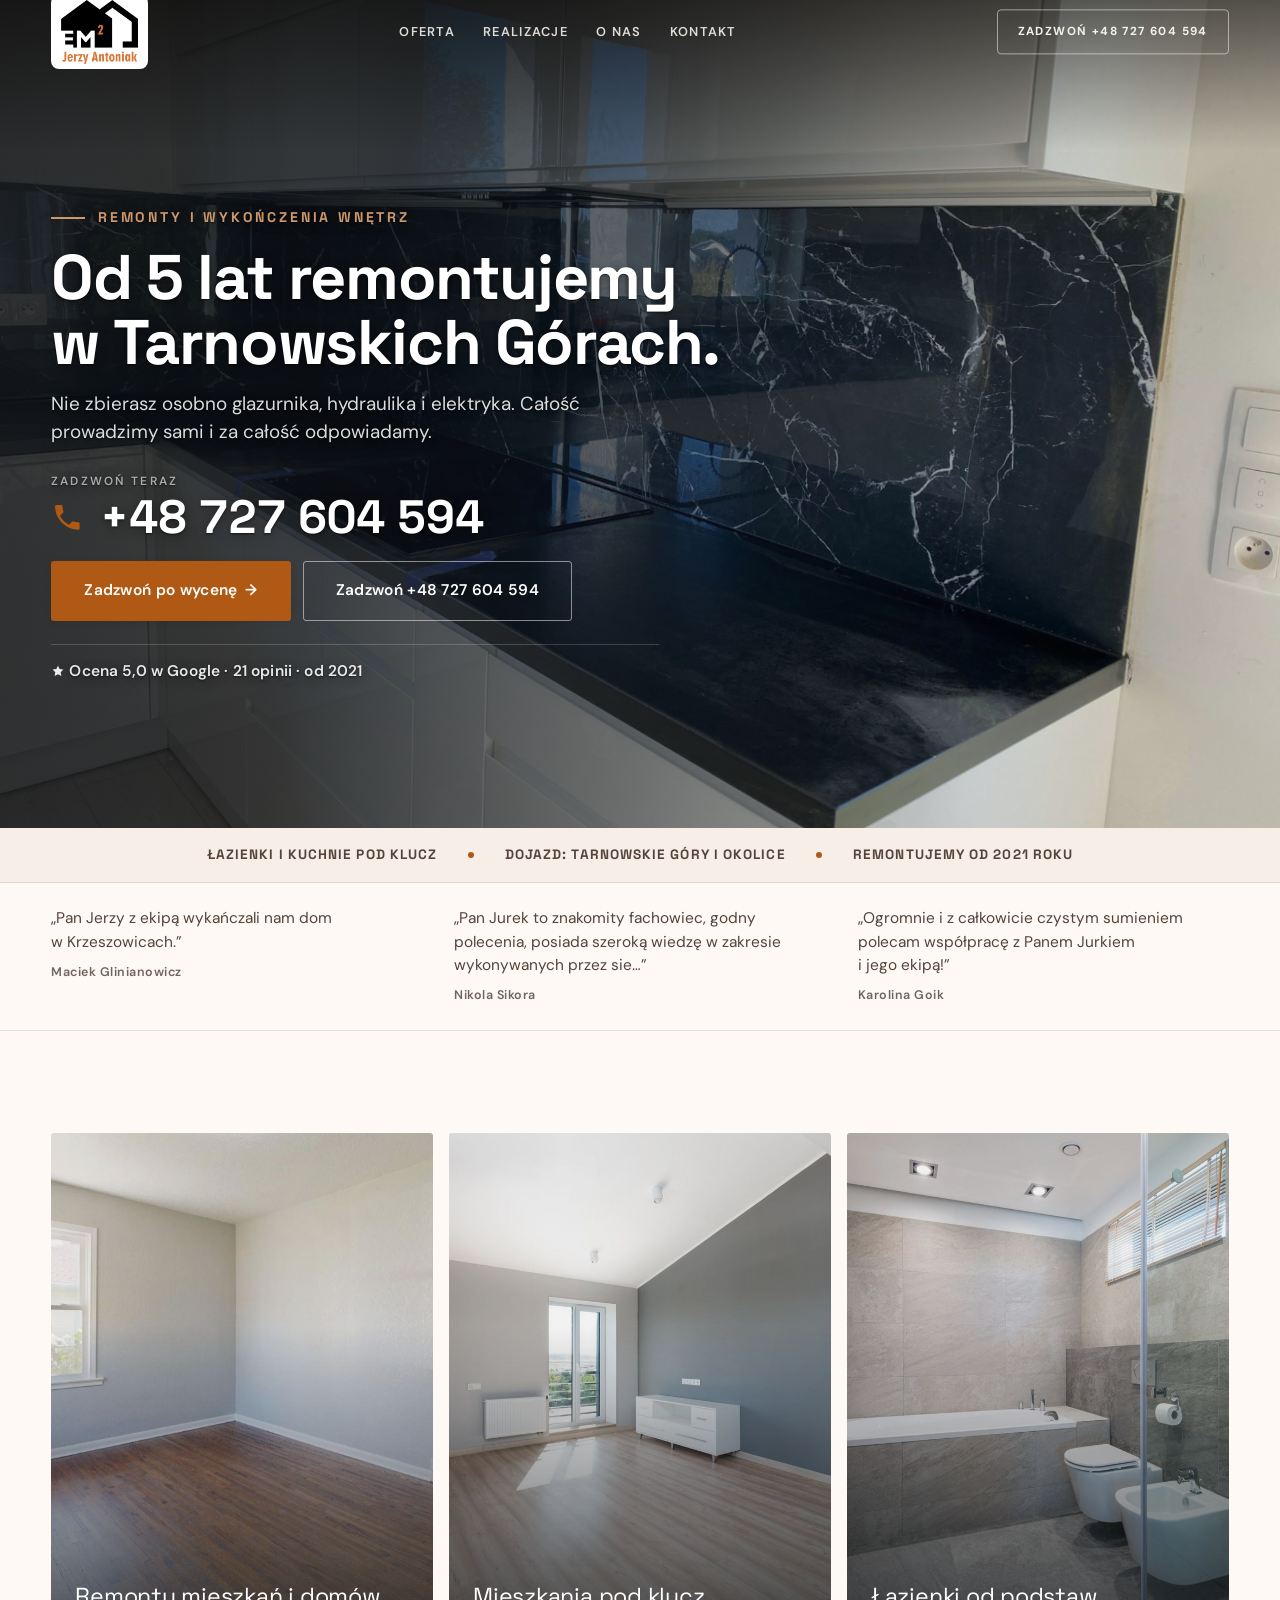
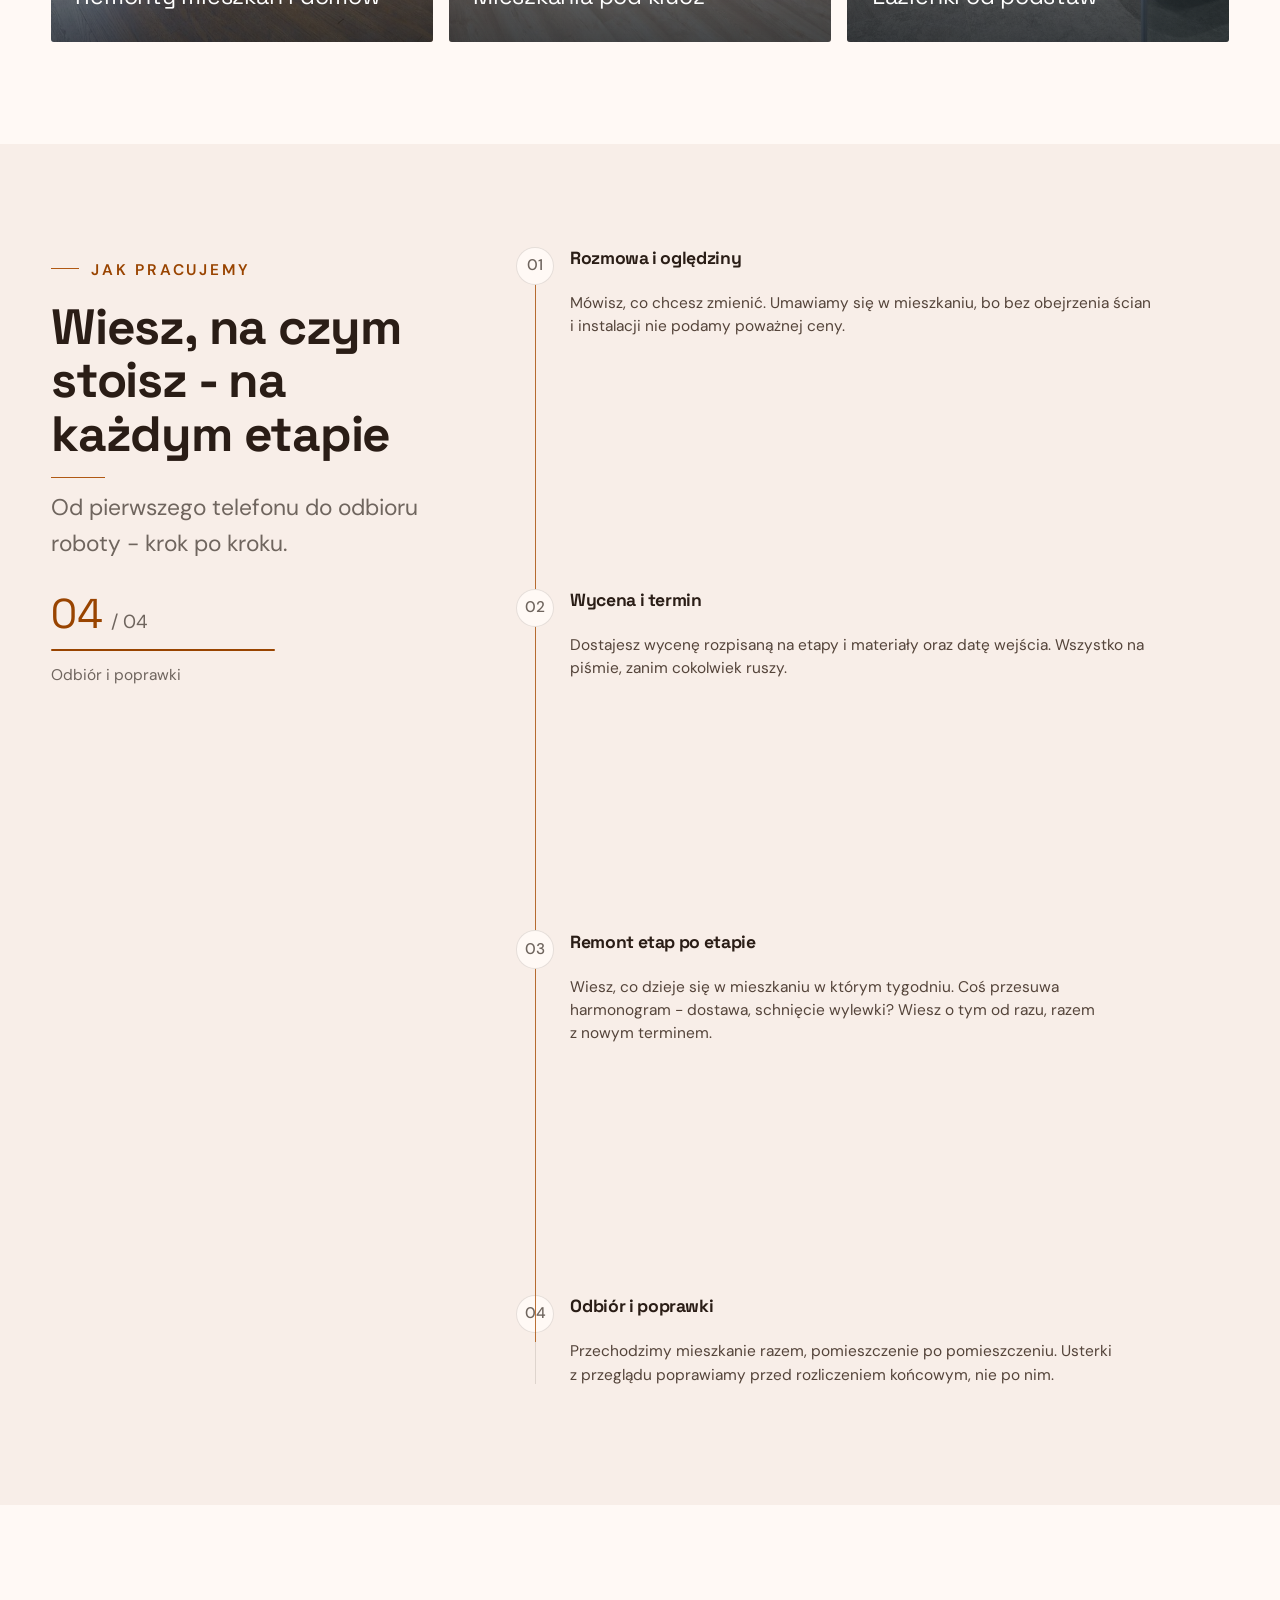
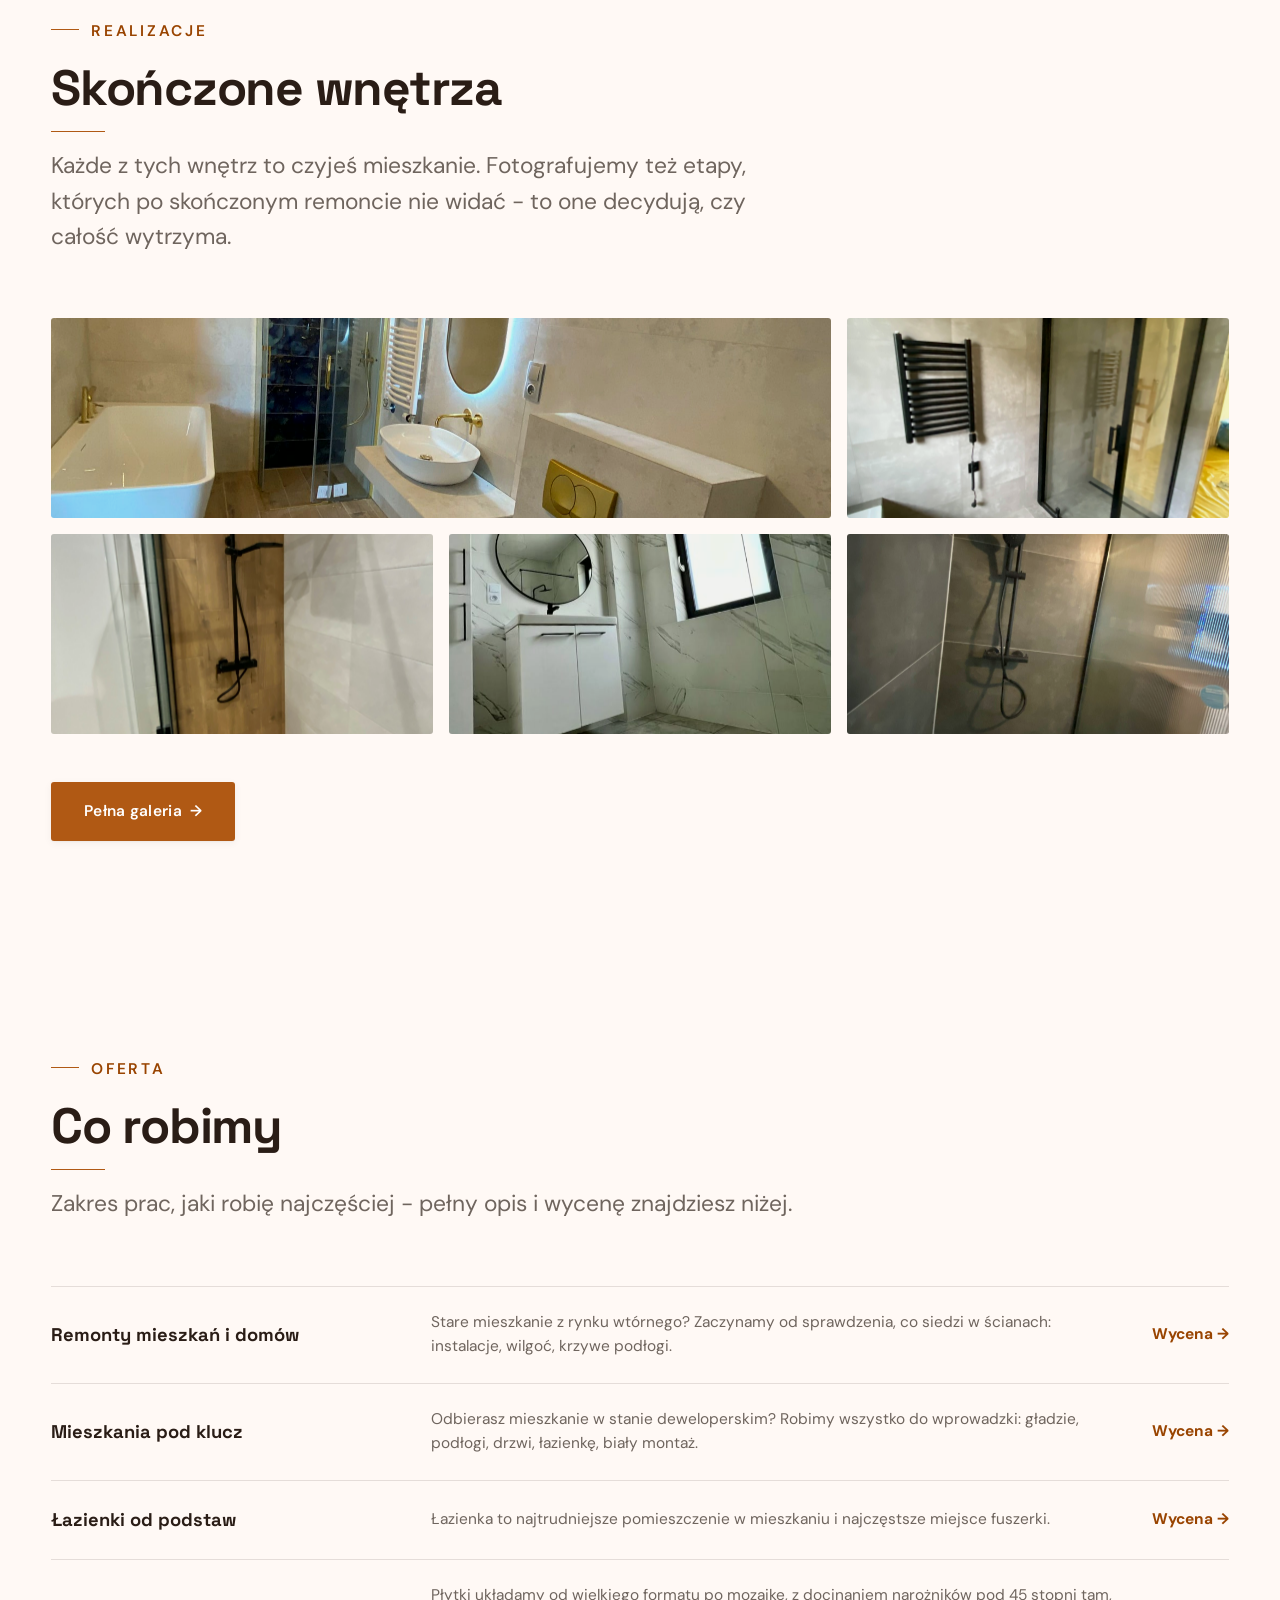
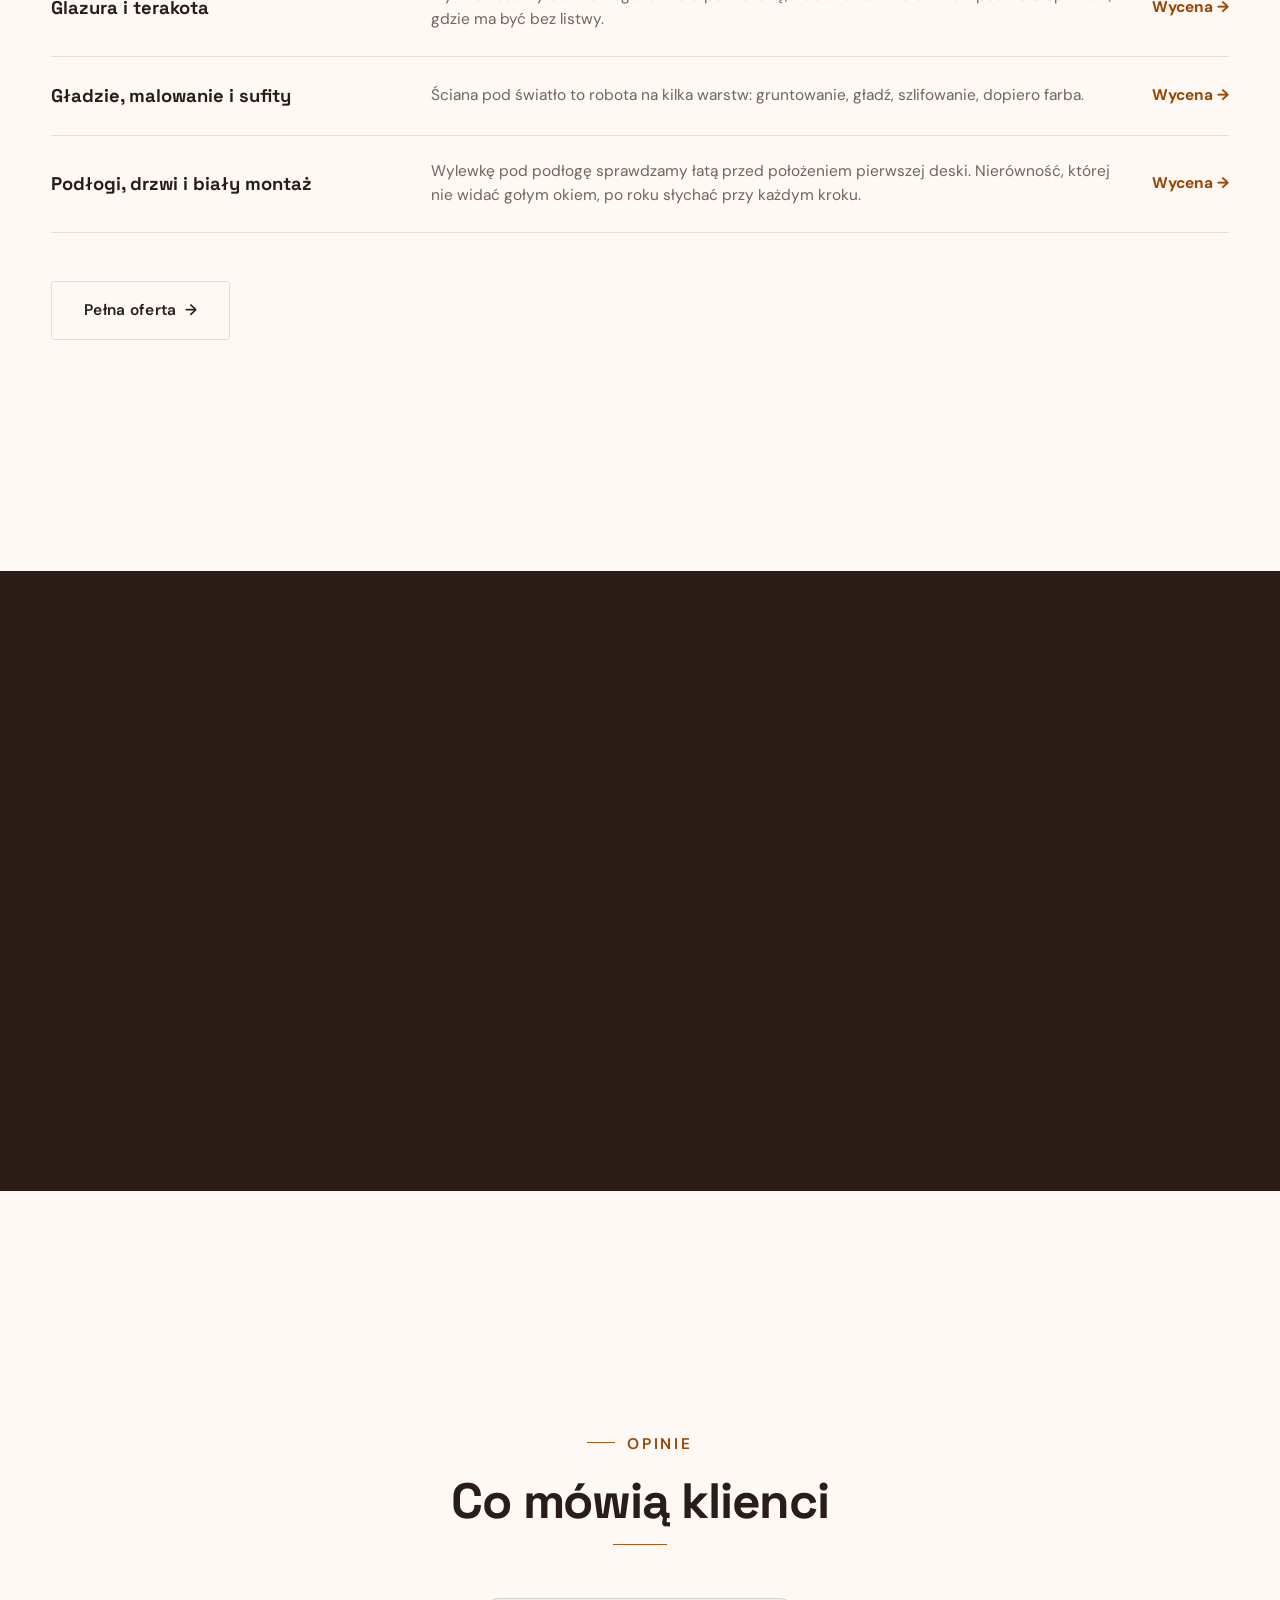
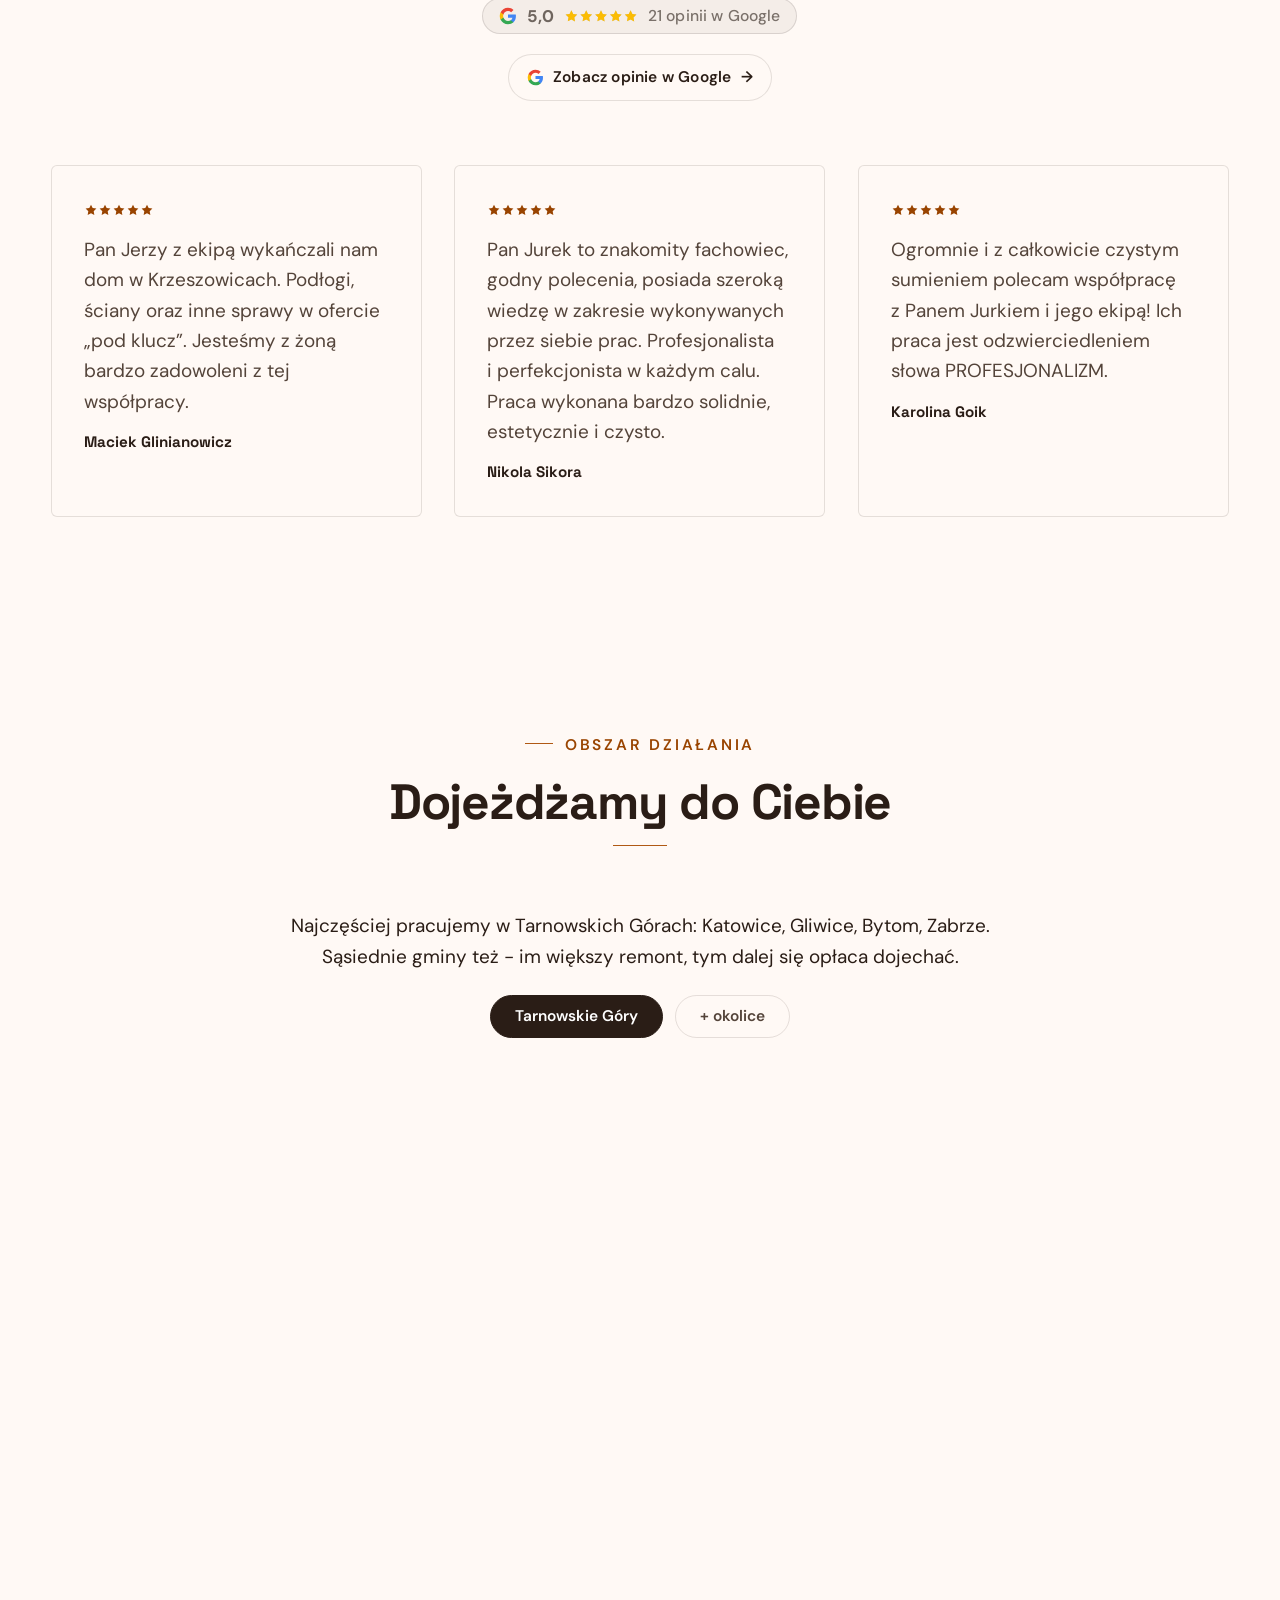
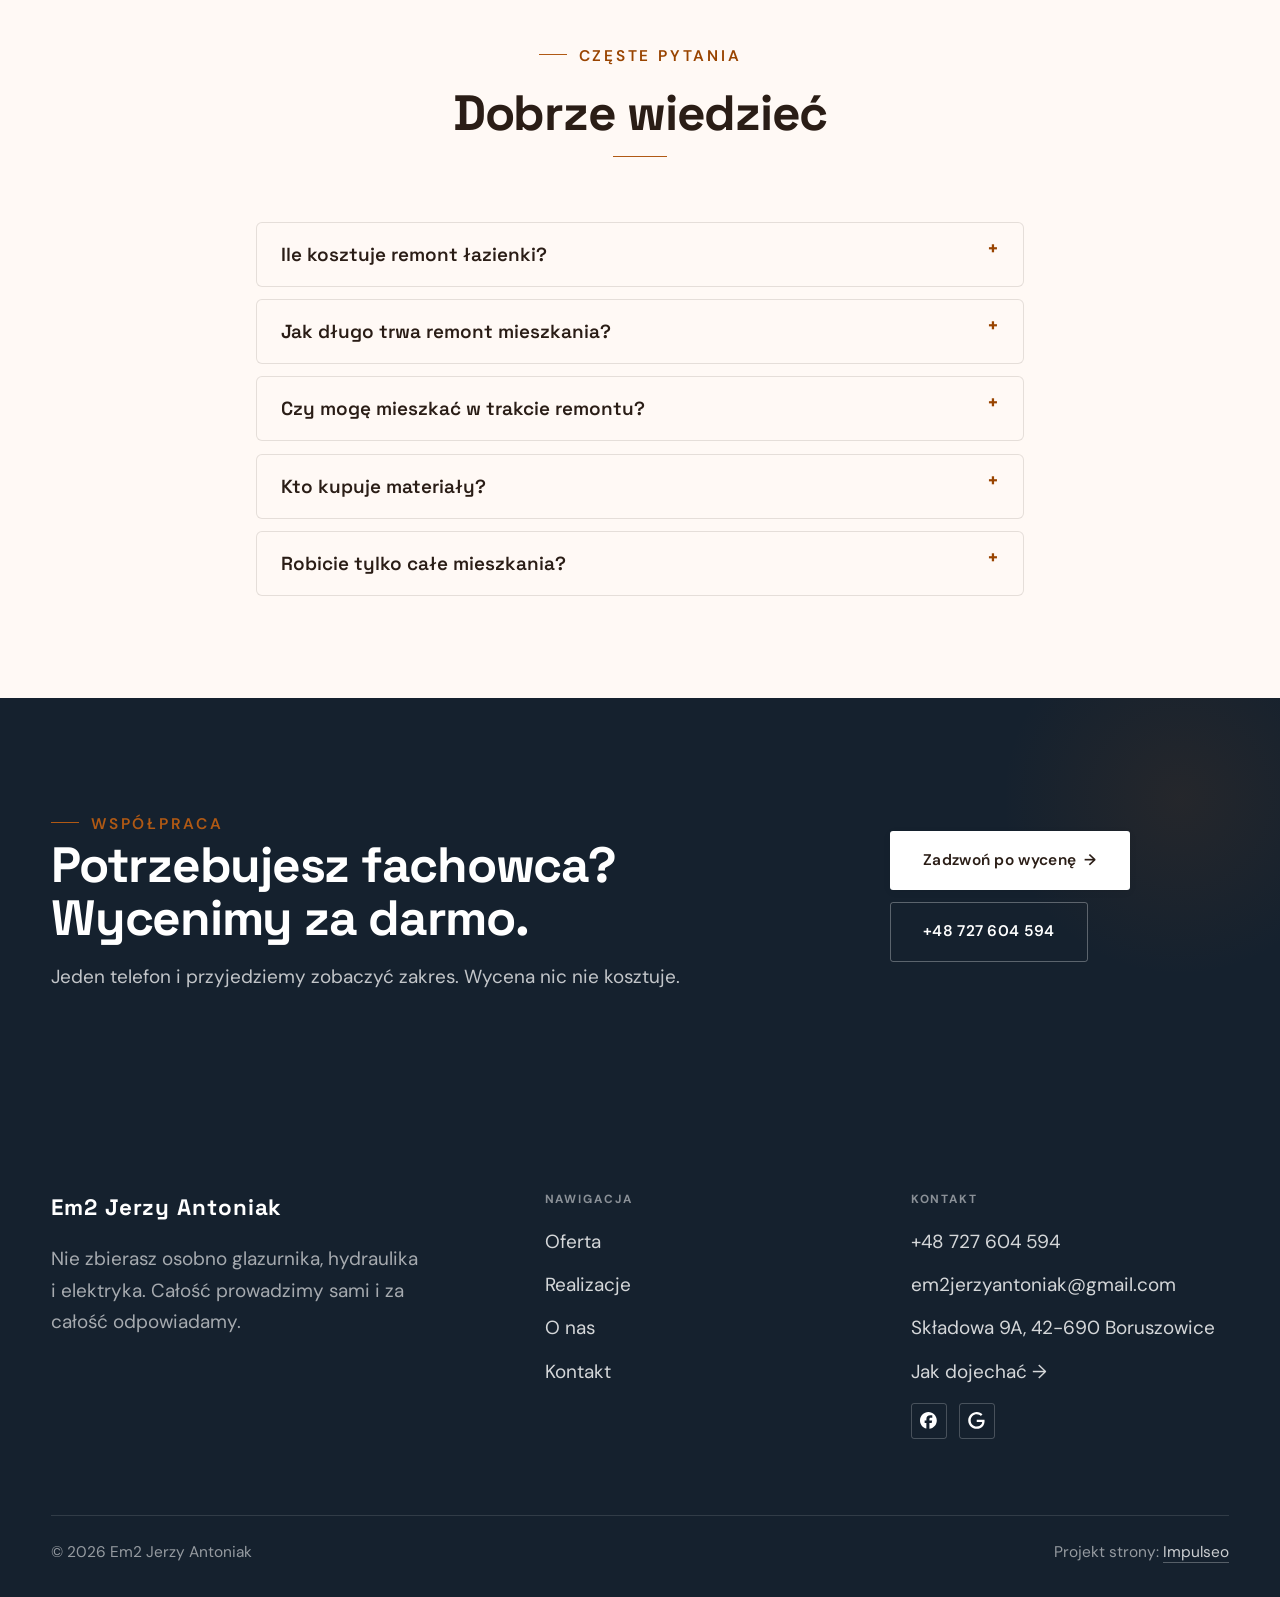
<file: index.html>
<!DOCTYPE html>
<html lang="pl">
<head>
<meta charset="UTF-8">
<meta name="viewport" content="width=device-width, initial-scale=1.0">
<title>Em2 Jerzy Antoniak - remonty mieszkań i łazienek</title>
<meta name="description" content="Remonty mieszkań w Tarnowskich Górach: łazienki od podstaw, glazura i terakota, wykończenia pod klucz. Wycena i termin przed robotą. Zadzwoń: +48 727 604 594.">
<link rel="canonical" href="https://kris20032.github.io/em2-jerzy-antoniak/">
<meta name="robots" content="noindex, nofollow">
<meta property="og:type" content="website">
<meta property="og:locale" content="pl_PL">
<meta property="og:site_name" content="Em2 Jerzy Antoniak">
<meta property="og:title" content="Em2 Jerzy Antoniak - remonty mieszkań i łazienek">
<meta property="og:description" content="Remonty mieszkań w Tarnowskich Górach: łazienki od podstaw, glazura i terakota, wykończenia pod klucz. Wycena i termin przed robotą. Zadzwoń: +48 727 604 594.">
<meta property="og:url" content="https://kris20032.github.io/em2-jerzy-antoniak/">
<meta property="og:image" content="https://kris20032.github.io/em2-jerzy-antoniak/img/og.jpg">
<meta property="og:image:width" content="1200">
<meta property="og:image:height" content="630">
<meta name="twitter:card" content="summary_large_image">
<script type="application/ld+json">{"@context": "https://schema.org", "@type": "LocalBusiness", "name": "Em2 Jerzy Antoniak", "url": "https://kris20032.github.io/em2-jerzy-antoniak/", "telephone": "+48727604594", "image": "https://kris20032.github.io/em2-jerzy-antoniak/img/og.jpg", "areaServed": "Tarnowskie Góry", "sameAs": ["https://www.facebook.com/em2jerzyantoniak/", "https://www.google.com/maps?cid=13578690592887744601"]}</script>
<link rel="preconnect" href="https://fonts.googleapis.com">
<link rel="preconnect" href="https://fonts.gstatic.com" crossorigin>
<link href="https://fonts.googleapis.com/css2?family=Space+Grotesk:wght@500;600;700&family=DM+Sans:opsz,wght@9..40,400;9..40,500;9..40,600&display=swap" rel="stylesheet">
<link rel="stylesheet" href="assets/styles.css?v=f6cd0b90">
</head>
<body>

<header class="nav">
  <div class="wrap nav-inner">
    <a class="brand brand-has-logo" href="index.html"><img class="brand-logo" src="img/logo.png" alt="Em2 Jerzy Antoniak" width="521" height="433" decoding="async"></a>
    <nav class="nav-links">
      <a href="oferta.html">Oferta</a>
      <a href="realizacje.html">Realizacje</a>
      <a href="o-nas.html">O nas</a>
      <a href="kontakt.html">Kontakt</a>
      <a href="tel:+48727604594" class="btn btn-accent">Zadzwoń +48 727 604 594</a>
    </nav>
    <button class="nav-toggle" aria-label="Menu"><span></span><span></span><span></span></button>
  </div>
</header>

<main>
<section class="hero-fach">
  <img class="hf-photo" src="img/hero.jpg" fetchpriority="high" data-rotate="img/g5.jpg|img/g16.jpg" alt="Em2 Jerzy Antoniak" width="1880" height="1255">
  <div class="hf-panel">
    <div class="hf-inner">
      <span class="hf-kicker">Remonty i wykończenia wnętrz</span>
      <h1 class="hf-title">Od 5 lat remontujemy w Tarnowskich Górach. <em></em></h1>
      <p class="hf-lead">Nie zbierasz osobno glazurnika, hydraulika i elektryka. Całość prowadzimy sami i za całość odpowiadamy.</p>
      <a class="hf-phone" href="tel:+48727604594"><span class="hf-phone-lab">Zadzwoń teraz</span><span class="hf-phone-num"><svg class="ico-tel" width="16" height="16" viewBox="0 0 24 24" fill="none" aria-hidden="true"><path d="M6.6 10.8a15.5 15.5 0 0 0 6.6 6.6l2.2-2.2a1 1 0 0 1 1-.24 11.4 11.4 0 0 0 3.6.58 1 1 0 0 1 1 1V20a1 1 0 0 1-1 1A17 17 0 0 1 3 4a1 1 0 0 1 1-1h3.5a1 1 0 0 1 1 1c0 1.25.2 2.46.58 3.6a1 1 0 0 1-.25 1l-2.23 2.2Z" fill="currentColor"/></svg> +48 727 604 594</span></a>
      <div class="hf-actions">
        <a href="kontakt.html" class="btn btn-accent">Zadzwoń po wycenę <span class="arr">→</span></a>
        <a href="tel:+48727604594" class="btn btn-ghost hf-ghost">Zadzwoń +48 727 604 594</a>
      </div>
      <div class="hf-trust"><svg class="ico-star" width="14" height="14" viewBox="0 0 24 24" style="vertical-align:-2px" aria-hidden="true"><path d="M12 2.8l2.85 5.8 6.4.93-4.63 4.5 1.1 6.37L12 17.4l-5.72 3 1.1-6.37-4.63-4.5 6.4-.93L12 2.8Z" fill="currentColor"/></svg> Ocena 5,0 w Google · 21 opinii · od 2021</div>
    </div>
  </div>
</section>
<section class="fach-promise">
  <div class="wrap">
    <ul class="fp-row reveal"><li>Łazienki i kuchnie pod klucz</li><li>Dojazd: Tarnowskie Góry i okolice</li><li>Remontujemy od 2021 roku</li></ul>
  </div>
</section>
<section class="opinie-mini" aria-label="Opinie klientów">
  <div class="wrap">
    <div class="om-row">
      <div class="om-item reveal"><blockquote>„Pan Jerzy z ekipą wykańczali nam dom w Krzeszowicach.”</blockquote><span class="om-autor">Maciek Glinianowicz</span></div>
      <div class="om-item reveal"><blockquote>„Pan Jurek to znakomity fachowiec, godny polecenia, posiada szeroką wiedzę w zakresie wykonywanych przez sie…”</blockquote><span class="om-autor">Nikola Sikora</span></div>
      <div class="om-item reveal"><blockquote>„Ogromnie i z całkowicie czystym sumieniem polecam współpracę z Panem Jurkiem i jego ekipą!”</blockquote><span class="om-autor">Karolina Goik</span></div>
    </div>
  </div>
</section>
<section class="gateways-band">
  <div class="wrap">
    <div class="gateways">
      <a href="oferta.html" class="gateway reveal"><img src="img/g12.jpg" alt="Remonty mieszkań i domów" loading="lazy" width="1600" height="900" decoding="async"><span class="g-ttl">Remonty mieszkań i domów</span></a>
      <a href="oferta.html" class="gateway reveal"><img src="img/g14.jpg" alt="Mieszkania pod klucz" loading="lazy" width="1600" height="1068" decoding="async"><span class="g-ttl">Mieszkania pod klucz</span></a>
      <a href="oferta.html" class="gateway reveal"><img src="img/g13.jpg" alt="Łazienki od podstaw" loading="lazy" width="1600" height="1068" decoding="async"><span class="g-ttl">Łazienki od podstaw</span></a>
    </div>
  </div>
</section>
<section class="proces proces-os fachowcy">
  <div class="wrap proc-grid">
    <div class="proc-side">
      <div class="head reveal">
        <span class="eyebrow">Jak pracujemy</span>
        <h2>Wiesz, na czym stoisz - na każdym etapie</h2>
        <p>Od pierwszego telefonu do odbioru roboty - krok po kroku.</p>
      </div>
      <div class="proc-count" aria-hidden="true"><span class="pc-cur">01</span><span class="pc-all">/ 04</span></div>
      <div class="proc-bar" aria-hidden="true"><i></i></div>
      <p class="proc-now" aria-hidden="true">Rozmowa i oględziny</p>
    </div>
    <ol class="proces-line">
      <li class="reveal"><span class="pno">01</span><h3>Rozmowa i oględziny</h3><p>Mówisz, co chcesz zmienić. Umawiamy się w mieszkaniu, bo bez obejrzenia ścian i instalacji nie podamy poważnej ceny.</p></li>
      <li class="reveal"><span class="pno">02</span><h3>Wycena i termin</h3><p>Dostajesz wycenę rozpisaną na etapy i materiały oraz datę wejścia. Wszystko na piśmie, zanim cokolwiek ruszy.</p></li>
      <li class="reveal"><span class="pno">03</span><h3>Remont etap po etapie</h3><p>Wiesz, co dzieje się w mieszkaniu w którym tygodniu. Coś przesuwa harmonogram - dostawa, schnięcie wylewki? Wiesz o tym od razu, razem z nowym terminem.</p></li>
      <li class="reveal"><span class="pno">04</span><h3>Odbiór i poprawki</h3><p>Przechodzimy mieszkanie razem, pomieszczenie po pomieszczeniu. Usterki z przeglądu poprawiamy przed rozliczeniem końcowym, nie po nim.</p></li>
    </ol>
  </div>
</section>
<section>
  <div class="wrap">
    <div class="head reveal">
      <span class="eyebrow">Realizacje</span>
      <h2>Skończone wnętrza</h2>
      <p>Każde z tych wnętrz to czyjeś mieszkanie. Fotografujemy też etapy, których po skończonym remoncie nie widać - to one decydują, czy całość wytrzyma.</p>
    </div>
    <div class="gallery">
      <div class="tile t-two3 reveal"><img src="img/g1.jpg" alt="Em2 Jerzy Antoniak" loading="lazy" width="1536" height="2048" decoding="async"></div>
      <div class="tile t-third reveal"><img src="img/g2.jpg" alt="Em2 Jerzy Antoniak" loading="lazy" width="1536" height="2048" decoding="async"></div>
      <div class="tile t-third reveal"><img src="img/g3.jpg" alt="Em2 Jerzy Antoniak" loading="lazy" width="1536" height="2048" decoding="async"></div>
      <div class="tile t-third reveal"><img src="img/g4.jpg" alt="Em2 Jerzy Antoniak" loading="lazy" width="712" height="974" decoding="async"></div>
      <div class="tile t-third reveal"><img src="img/g6.jpg" alt="Em2 Jerzy Antoniak" loading="lazy" width="1398" height="1930" decoding="async"></div>
    </div>
    <div style="margin-top:var(--space-7)" class="reveal"><a href="realizacje.html" class="btn btn-accent">Pełna galeria <span class="arr">→</span></a></div>
  </div>
</section>
<section class="fach-uslugi">
  <div class="wrap">
    <div class="head reveal">
      <span class="eyebrow">Oferta</span>
      <h2>Co robimy</h2>
      <p>Zakres prac, jaki robię najczęściej - pełny opis i wycenę znajdziesz niżej.</p>
    </div>
    <ul class="fu-list">
      <li class="fu-row reveal"><div class="fu-name">Remonty mieszkań i domów</div><div class="fu-desc">Stare mieszkanie z rynku wtórnego? Zaczynamy od sprawdzenia, co siedzi w ścianach: instalacje, wilgoć, krzywe podłogi.</div><a class="fu-cta" href="kontakt.html">Wycena <span class="arr">→</span></a></li>
      <li class="fu-row reveal"><div class="fu-name">Mieszkania pod klucz</div><div class="fu-desc">Odbierasz mieszkanie w stanie deweloperskim? Robimy wszystko do wprowadzki: gładzie, podłogi, drzwi, łazienkę, biały montaż.</div><a class="fu-cta" href="kontakt.html">Wycena <span class="arr">→</span></a></li>
      <li class="fu-row reveal"><div class="fu-name">Łazienki od podstaw</div><div class="fu-desc">Łazienka to najtrudniejsze pomieszczenie w mieszkaniu i najczęstsze miejsce fuszerki.</div><a class="fu-cta" href="kontakt.html">Wycena <span class="arr">→</span></a></li>
      <li class="fu-row reveal"><div class="fu-name">Glazura i terakota</div><div class="fu-desc">Płytki układamy od wielkiego formatu po mozaikę, z docinaniem narożników pod 45 stopni tam, gdzie ma być bez listwy.</div><a class="fu-cta" href="kontakt.html">Wycena <span class="arr">→</span></a></li>
      <li class="fu-row reveal"><div class="fu-name">Gładzie, malowanie i sufity</div><div class="fu-desc">Ściana pod światło to robota na kilka warstw: gruntowanie, gładź, szlifowanie, dopiero farba.</div><a class="fu-cta" href="kontakt.html">Wycena <span class="arr">→</span></a></li>
      <li class="fu-row reveal"><div class="fu-name">Podłogi, drzwi i biały montaż</div><div class="fu-desc">Wylewkę pod podłogę sprawdzamy łatą przed położeniem pierwszej deski. Nierówność, której nie widać gołym okiem, po roku słychać przy każdym kroku.</div><a class="fu-cta" href="kontakt.html">Wycena <span class="arr">→</span></a></li>
    </ul>
    <div style="margin-top:var(--space-7)" class="reveal"><a href="oferta.html" class="btn btn-ghost">Pełna oferta <span class="arr">→</span></a></div>
  </div>
</section>
<section class="stopklatka" aria-hidden="true">
  <div class="stk-bg" style="background-image:url(img/g15.jpg)"></div>
</section>
<section class="opinie">
  <div class="wrap">
    <div class="head center reveal">
      <span class="eyebrow">Opinie</span>
      <h2>Co mówią klienci</h2>
    </div>
    <p class="op-meta reveal"><span class="g-badge"><svg class="gb-ico" viewBox="0 0 24 24" width="18" height="18" aria-hidden="true"><path fill="#4285F4" d="M22.56 12.25c0-.78-.07-1.53-.2-2.25H12v4.26h5.92c-.26 1.37-1.04 2.53-2.21 3.31v2.77h3.57c2.08-1.92 3.28-4.74 3.28-8.09z"/><path fill="#34A853" d="M12 23c2.97 0 5.46-.98 7.28-2.66l-3.57-2.77c-.98.66-2.23 1.06-3.71 1.06-2.86 0-5.29-1.93-6.16-4.53H2.18v2.84C3.99 20.53 7.7 23 12 23z"/><path fill="#FBBC05" d="M5.84 14.09c-.22-.66-.35-1.36-.35-2.09s.13-1.43.35-2.09V7.07H2.18C1.43 8.55 1 10.22 1 12s.43 3.45 1.18 4.93l2.85-2.22.81-.62z"/><path fill="#EA4335" d="M12 5.38c1.62 0 3.06.56 4.21 1.64l3.15-3.15C17.45 2.09 14.97 1 12 1 7.7 1 3.99 3.47 2.18 7.07l3.66 2.84c.87-2.6 3.3-4.53 6.16-4.53z"/></svg><b class="gb-ocena">5,0</b><svg class="gb-stars" viewBox="0 0 90 18" width="74" height="14.8" aria-hidden="true"><g fill="currentColor" opacity=".26"><path transform="translate(0,0)" d="M9 1.6l2.2 4.46 4.92.72-3.56 3.47.84 4.9L9 12.74l-4.4 2.31.84-4.9L1.88 6.68l4.92-.72L9 1.6Z"/><path transform="translate(18,0)" d="M9 1.6l2.2 4.46 4.92.72-3.56 3.47.84 4.9L9 12.74l-4.4 2.31.84-4.9L1.88 6.68l4.92-.72L9 1.6Z"/><path transform="translate(36,0)" d="M9 1.6l2.2 4.46 4.92.72-3.56 3.47.84 4.9L9 12.74l-4.4 2.31.84-4.9L1.88 6.68l4.92-.72L9 1.6Z"/><path transform="translate(54,0)" d="M9 1.6l2.2 4.46 4.92.72-3.56 3.47.84 4.9L9 12.74l-4.4 2.31.84-4.9L1.88 6.68l4.92-.72L9 1.6Z"/><path transform="translate(72,0)" d="M9 1.6l2.2 4.46 4.92.72-3.56 3.47.84 4.9L9 12.74l-4.4 2.31.84-4.9L1.88 6.68l4.92-.72L9 1.6Z"/></g><clipPath id="gs1000"><rect x="0" y="0" width="90.0" height="18"/></clipPath><g fill="#FBBC04" clip-path="url(#gs1000)"><path transform="translate(0,0)" d="M9 1.6l2.2 4.46 4.92.72-3.56 3.47.84 4.9L9 12.74l-4.4 2.31.84-4.9L1.88 6.68l4.92-.72L9 1.6Z"/><path transform="translate(18,0)" d="M9 1.6l2.2 4.46 4.92.72-3.56 3.47.84 4.9L9 12.74l-4.4 2.31.84-4.9L1.88 6.68l4.92-.72L9 1.6Z"/><path transform="translate(36,0)" d="M9 1.6l2.2 4.46 4.92.72-3.56 3.47.84 4.9L9 12.74l-4.4 2.31.84-4.9L1.88 6.68l4.92-.72L9 1.6Z"/><path transform="translate(54,0)" d="M9 1.6l2.2 4.46 4.92.72-3.56 3.47.84 4.9L9 12.74l-4.4 2.31.84-4.9L1.88 6.68l4.92-.72L9 1.6Z"/><path transform="translate(72,0)" d="M9 1.6l2.2 4.46 4.92.72-3.56 3.47.84 4.9L9 12.74l-4.4 2.31.84-4.9L1.88 6.68l4.92-.72L9 1.6Z"/></g></svg><span class="gb-txt">21 opinii w Google</span></span></p>
    <p class="op-meta reveal"><a class="op-google" href="https://www.google.com/maps?cid=13578690592887744601" target="_blank" rel="noopener"><svg class="op-g-ico" viewBox="0 0 24 24" width="17" height="17" aria-hidden="true"><path fill="#4285F4" d="M22.56 12.25c0-.78-.07-1.53-.2-2.25H12v4.26h5.92c-.26 1.37-1.04 2.53-2.21 3.31v2.77h3.57c2.08-1.92 3.28-4.74 3.28-8.09z"/><path fill="#34A853" d="M12 23c2.97 0 5.46-.98 7.28-2.66l-3.57-2.77c-.98.66-2.23 1.06-3.71 1.06-2.86 0-5.29-1.93-6.16-4.53H2.18v2.84C3.99 20.53 7.7 23 12 23z"/><path fill="#FBBC05" d="M5.84 14.09c-.22-.66-.35-1.36-.35-2.09s.13-1.43.35-2.09V7.07H2.18C1.43 8.55 1 10.22 1 12s.43 3.45 1.18 4.93l2.85-2.22.81-.62z"/><path fill="#EA4335" d="M12 5.38c1.62 0 3.06.56 4.21 1.64l3.15-3.15C17.45 2.09 14.97 1 12 1 7.7 1 3.99 3.47 2.18 7.07l3.66 2.84c.87-2.6 3.3-4.53 6.16-4.53z"/></svg><span>Zobacz opinie w Google</span><span class="arr">→</span></a></p>
    <div class="opinie-grid">
      <figure class="op-card reveal"><span class="op-star"><svg class="ico-star" width="14" height="14" viewBox="0 0 24 24" style="vertical-align:-2px" aria-hidden="true"><path d="M12 2.8l2.85 5.8 6.4.93-4.63 4.5 1.1 6.37L12 17.4l-5.72 3 1.1-6.37-4.63-4.5 6.4-.93L12 2.8Z" fill="currentColor"/></svg><svg class="ico-star" width="14" height="14" viewBox="0 0 24 24" style="vertical-align:-2px" aria-hidden="true"><path d="M12 2.8l2.85 5.8 6.4.93-4.63 4.5 1.1 6.37L12 17.4l-5.72 3 1.1-6.37-4.63-4.5 6.4-.93L12 2.8Z" fill="currentColor"/></svg><svg class="ico-star" width="14" height="14" viewBox="0 0 24 24" style="vertical-align:-2px" aria-hidden="true"><path d="M12 2.8l2.85 5.8 6.4.93-4.63 4.5 1.1 6.37L12 17.4l-5.72 3 1.1-6.37-4.63-4.5 6.4-.93L12 2.8Z" fill="currentColor"/></svg><svg class="ico-star" width="14" height="14" viewBox="0 0 24 24" style="vertical-align:-2px" aria-hidden="true"><path d="M12 2.8l2.85 5.8 6.4.93-4.63 4.5 1.1 6.37L12 17.4l-5.72 3 1.1-6.37-4.63-4.5 6.4-.93L12 2.8Z" fill="currentColor"/></svg><svg class="ico-star" width="14" height="14" viewBox="0 0 24 24" style="vertical-align:-2px" aria-hidden="true"><path d="M12 2.8l2.85 5.8 6.4.93-4.63 4.5 1.1 6.37L12 17.4l-5.72 3 1.1-6.37-4.63-4.5 6.4-.93L12 2.8Z" fill="currentColor"/></svg></span><blockquote>Pan Jerzy z ekipą wykańczali nam dom w Krzeszowicach. Podłogi, ściany oraz inne sprawy w ofercie „pod klucz”. Jesteśmy z żoną bardzo zadowoleni z tej współpracy.</blockquote><span class="op-autor">Maciek Glinianowicz</span></figure>
      <figure class="op-card reveal"><span class="op-star"><svg class="ico-star" width="14" height="14" viewBox="0 0 24 24" style="vertical-align:-2px" aria-hidden="true"><path d="M12 2.8l2.85 5.8 6.4.93-4.63 4.5 1.1 6.37L12 17.4l-5.72 3 1.1-6.37-4.63-4.5 6.4-.93L12 2.8Z" fill="currentColor"/></svg><svg class="ico-star" width="14" height="14" viewBox="0 0 24 24" style="vertical-align:-2px" aria-hidden="true"><path d="M12 2.8l2.85 5.8 6.4.93-4.63 4.5 1.1 6.37L12 17.4l-5.72 3 1.1-6.37-4.63-4.5 6.4-.93L12 2.8Z" fill="currentColor"/></svg><svg class="ico-star" width="14" height="14" viewBox="0 0 24 24" style="vertical-align:-2px" aria-hidden="true"><path d="M12 2.8l2.85 5.8 6.4.93-4.63 4.5 1.1 6.37L12 17.4l-5.72 3 1.1-6.37-4.63-4.5 6.4-.93L12 2.8Z" fill="currentColor"/></svg><svg class="ico-star" width="14" height="14" viewBox="0 0 24 24" style="vertical-align:-2px" aria-hidden="true"><path d="M12 2.8l2.85 5.8 6.4.93-4.63 4.5 1.1 6.37L12 17.4l-5.72 3 1.1-6.37-4.63-4.5 6.4-.93L12 2.8Z" fill="currentColor"/></svg><svg class="ico-star" width="14" height="14" viewBox="0 0 24 24" style="vertical-align:-2px" aria-hidden="true"><path d="M12 2.8l2.85 5.8 6.4.93-4.63 4.5 1.1 6.37L12 17.4l-5.72 3 1.1-6.37-4.63-4.5 6.4-.93L12 2.8Z" fill="currentColor"/></svg></span><blockquote>Pan Jurek to znakomity fachowiec, godny polecenia, posiada szeroką wiedzę w zakresie wykonywanych przez siebie prac. Profesjonalista i perfekcjonista w każdym calu. Praca wykonana bardzo solidnie, estetycznie i czysto.</blockquote><span class="op-autor">Nikola Sikora</span></figure>
      <figure class="op-card reveal"><span class="op-star"><svg class="ico-star" width="14" height="14" viewBox="0 0 24 24" style="vertical-align:-2px" aria-hidden="true"><path d="M12 2.8l2.85 5.8 6.4.93-4.63 4.5 1.1 6.37L12 17.4l-5.72 3 1.1-6.37-4.63-4.5 6.4-.93L12 2.8Z" fill="currentColor"/></svg><svg class="ico-star" width="14" height="14" viewBox="0 0 24 24" style="vertical-align:-2px" aria-hidden="true"><path d="M12 2.8l2.85 5.8 6.4.93-4.63 4.5 1.1 6.37L12 17.4l-5.72 3 1.1-6.37-4.63-4.5 6.4-.93L12 2.8Z" fill="currentColor"/></svg><svg class="ico-star" width="14" height="14" viewBox="0 0 24 24" style="vertical-align:-2px" aria-hidden="true"><path d="M12 2.8l2.85 5.8 6.4.93-4.63 4.5 1.1 6.37L12 17.4l-5.72 3 1.1-6.37-4.63-4.5 6.4-.93L12 2.8Z" fill="currentColor"/></svg><svg class="ico-star" width="14" height="14" viewBox="0 0 24 24" style="vertical-align:-2px" aria-hidden="true"><path d="M12 2.8l2.85 5.8 6.4.93-4.63 4.5 1.1 6.37L12 17.4l-5.72 3 1.1-6.37-4.63-4.5 6.4-.93L12 2.8Z" fill="currentColor"/></svg><svg class="ico-star" width="14" height="14" viewBox="0 0 24 24" style="vertical-align:-2px" aria-hidden="true"><path d="M12 2.8l2.85 5.8 6.4.93-4.63 4.5 1.1 6.37L12 17.4l-5.72 3 1.1-6.37-4.63-4.5 6.4-.93L12 2.8Z" fill="currentColor"/></svg></span><blockquote>Ogromnie i z całkowicie czystym sumieniem polecam współpracę z Panem Jurkiem i jego ekipą! Ich praca jest odzwierciedleniem słowa PROFESJONALIZM.</blockquote><span class="op-autor">Karolina Goik</span></figure>
    </div>
  </div>
</section>
<section class="obszar">
  <div class="wrap">
    <div class="head center reveal">
      <span class="eyebrow">Obszar działania</span>
      <h2>Dojeżdżamy do Ciebie</h2>
    </div>
    <p class="obszar-txt reveal" style="text-align:center;max-width:60ch;margin:0 auto 1.4rem">Najczęściej pracujemy w Tarnowskich Górach: Katowice, Gliwice, Bytom, Zabrze. Sąsiednie gminy też - im większy remont, tym dalej się opłaca dojechać.</p>
    <ul class="obszar-list reveal"><li class="is-home">Tarnowskie Góry</li><li>+ okolice</li></ul>
    <div class="obszar-mapa reveal" style="margin-top:var(--space-7)">
      <iframe title="Obszar działania - Tarnowskie Góry i okolice" src="https://maps.google.com/maps?q=50.5087276%2C18.7763315&amp;z=11&amp;output=embed" loading="lazy" referrerpolicy="no-referrer-when-downgrade" style="width:100%;height:clamp(280px,38vh,420px);border:0;display:block;border-radius:var(--r-md)"></iframe>
    </div>
  </div>
</section>
<section class="faq-klinika">
  <div class="wrap">
    <div class="head center reveal">
      <span class="eyebrow">Częste pytania</span>
      <h2>Dobrze wiedzieć</h2>
    </div>
    <div class="faq-list">
      <details class="faq-item reveal"><summary>Ile kosztuje remont łazienki?</summary><p>Widełki podamy już przez telefon, jak opiszesz metraż i zakres. Konkretną kwotę - po obejrzeniu. Zadzwoń: +48 727 604 594.</p></details>
      <details class="faq-item reveal"><summary>Jak długo trwa remont mieszkania?</summary><p>Sama łazienka to zwykle kilka tygodni, całe mieszkanie pod klucz - kilka miesięcy. Sporo czasu zjada schnięcie: wylewki, tynków, hydroizolacji. Termin dostajesz razem z wyceną.</p></details>
      <details class="faq-item reveal"><summary>Czy mogę mieszkać w trakcie remontu?</summary><p>Przy jednym pomieszczeniu zwykle tak, przy remoncie całego mieszkania odradzamy. Kurz z szlifowania gładzi wchodzi wszędzie, a woda bywa odcięta na kilka dni. Powiemy wprost, czego się spodziewać.</p></details>
      <details class="faq-item reveal"><summary>Kto kupuje materiały?</summary><p>Jak wolisz. Płytki i armaturę zwykle wybiera klient, bo to kwestia gustu. Chemię budowlaną, kleje i profile bierzemy sami - tu decyduje parametr, nie wygląd.</p></details>
      <details class="faq-item reveal"><summary>Robicie tylko całe mieszkania?</summary><p>Nie. Sama łazienka, sama kuchnia albo samo położenie płytek też wchodzi w grę. Mniejsze roboty wpasowujemy w grafik między większe remonty - zadzwoń i zapytaj o wolny termin.</p></details>
    </div>
  </div>
</section>
<section class="cta">
  <div class="wrap">
    <div class="reveal">
      <span class="eyebrow">Współpraca</span>
      <h2>Potrzebujesz fachowca? Wycenimy za darmo.</h2>
      <p>Jeden telefon i przyjedziemy zobaczyć zakres. Wycena nic nie kosztuje.</p>
    </div>
    <div class="cta-actions reveal">
      <a href="kontakt.html" class="btn btn-light">Zadzwoń po wycenę <span class="arr">→</span></a>
      <a href="tel:+48727604594" class="btn btn-ghost btn-ghost-cta">+48 727 604 594</a>
    </div>
  </div>
</section>
</main>

<footer>
  <div class="wrap">
    <div class="foot-grid">
      <div class="foot-brand">
        <div class="name">Em2 Jerzy Antoniak</div>
        <p>Nie zbierasz osobno glazurnika, hydraulika i elektryka. Całość prowadzimy sami i za całość odpowiadamy.</p>
      </div>
      <div class="foot-col">
        <h4>Nawigacja</h4>
        <a href="oferta.html">Oferta</a>
        <a href="realizacje.html">Realizacje</a>
        <a href="o-nas.html">O nas</a>
        <a href="kontakt.html">Kontakt</a>
      </div>
      <div class="foot-col">
        <h4>Kontakt</h4>
        <a href="tel:+48727604594">+48 727 604 594</a>
        <a href="mailto:em2jerzyantoniak@gmail.com">em2jerzyantoniak@gmail.com</a>
        <p>Składowa 9A, 42-690 Boruszowice</p>
        <a href="https://www.google.com/maps?cid=13578690592887744601" target="_blank" rel="noopener">Jak dojechać →</a>
      <div class="foot-soc">
        <a class="soc" href="https://www.facebook.com/em2jerzyantoniak/" target="_blank" rel="noopener" aria-label="Facebook - Em2 Jerzy Antoniak"><svg viewBox="0 0 24 24" aria-hidden="true" focusable="false"><path d="M9.101 23.691v-7.98H6.627v-3.667h2.474v-1.58c0-4.085 1.848-5.978 5.858-5.978.401 0 .955.042 1.468.103a8.68 8.68 0 0 1 1.141.195v3.325a8.623 8.623 0 0 0-.653-.036 26.805 26.805 0 0 0-.733-.009c-.707 0-1.259.096-1.675.309a1.686 1.686 0 0 0-.679.622c-.258.42-.374.995-.374 1.752v1.297h3.919l-.386 2.103-.287 1.564h-3.246v8.245C19.396 23.238 24 18.179 24 12.044c0-6.627-5.373-12-12-12s-12 5.373-12 12c0 5.628 3.874 10.35 9.101 11.647Z" fill="currentColor"/></svg></a>
        <a class="soc" href="https://www.google.com/maps?cid=13578690592887744601" target="_blank" rel="noopener" aria-label="Google - Em2 Jerzy Antoniak"><svg viewBox="0 0 24 24" aria-hidden="true" focusable="false"><path d="M12.48 10.92v3.28h7.84c-.24 1.84-.853 3.187-1.787 4.133-1.147 1.147-2.933 2.4-6.053 2.4-4.827 0-8.6-3.893-8.6-8.72s3.773-8.72 8.6-8.72c2.6 0 4.507 1.027 5.907 2.347l2.307-2.307C18.747 1.44 16.133 0 12.48 0 5.867 0 .307 5.387.307 12s5.56 12 12.173 12c3.573 0 6.267-1.173 8.373-3.36 2.16-2.16 2.84-5.213 2.84-7.667 0-.76-.053-1.467-.173-2.053H12.48z" fill="currentColor"/></svg></a>
      </div>
      </div>
    </div>
    <div class="foot-bot">
      <span>© 2026 Em2 Jerzy Antoniak</span>
      <span>Projekt strony: <a class="foot-credit" href="https://impulseo.pl" target="_blank" rel="noopener">Impulseo</a></span>
    </div>
  </div>
</footer>
<div class="sticky-call"><a class="sc-call" href="tel:+48727604594"><svg class="ico-tel" width="16" height="16" viewBox="0 0 24 24" fill="none" aria-hidden="true"><path d="M6.6 10.8a15.5 15.5 0 0 0 6.6 6.6l2.2-2.2a1 1 0 0 1 1-.24 11.4 11.4 0 0 0 3.6.58 1 1 0 0 1 1 1V20a1 1 0 0 1-1 1A17 17 0 0 1 3 4a1 1 0 0 1 1-1h3.5a1 1 0 0 1 1 1c0 1.25.2 2.46.58 3.6a1 1 0 0 1-.25 1l-2.23 2.2Z" fill="currentColor"/></svg> Zadzwoń</a><a class="sc-quote" href="kontakt.html">Zadzwoń po wycenę</a></div>
<div class="demo-wazne" data-do="2026-10-25" data-cykl="3" hidden><svg class="dw-ico" width="13" height="13" viewBox="0 0 24 24" fill="none" aria-hidden="true"><circle cx="12" cy="12" r="8.6" stroke="currentColor" stroke-width="1.8"/><path d="M12 7.2V12l3.3 2" stroke="currentColor" stroke-width="1.8" stroke-linecap="round"/></svg><span class="dw-txt"></span></div>

<script src="assets/main.js"></script>
</body>
</html>
</file>
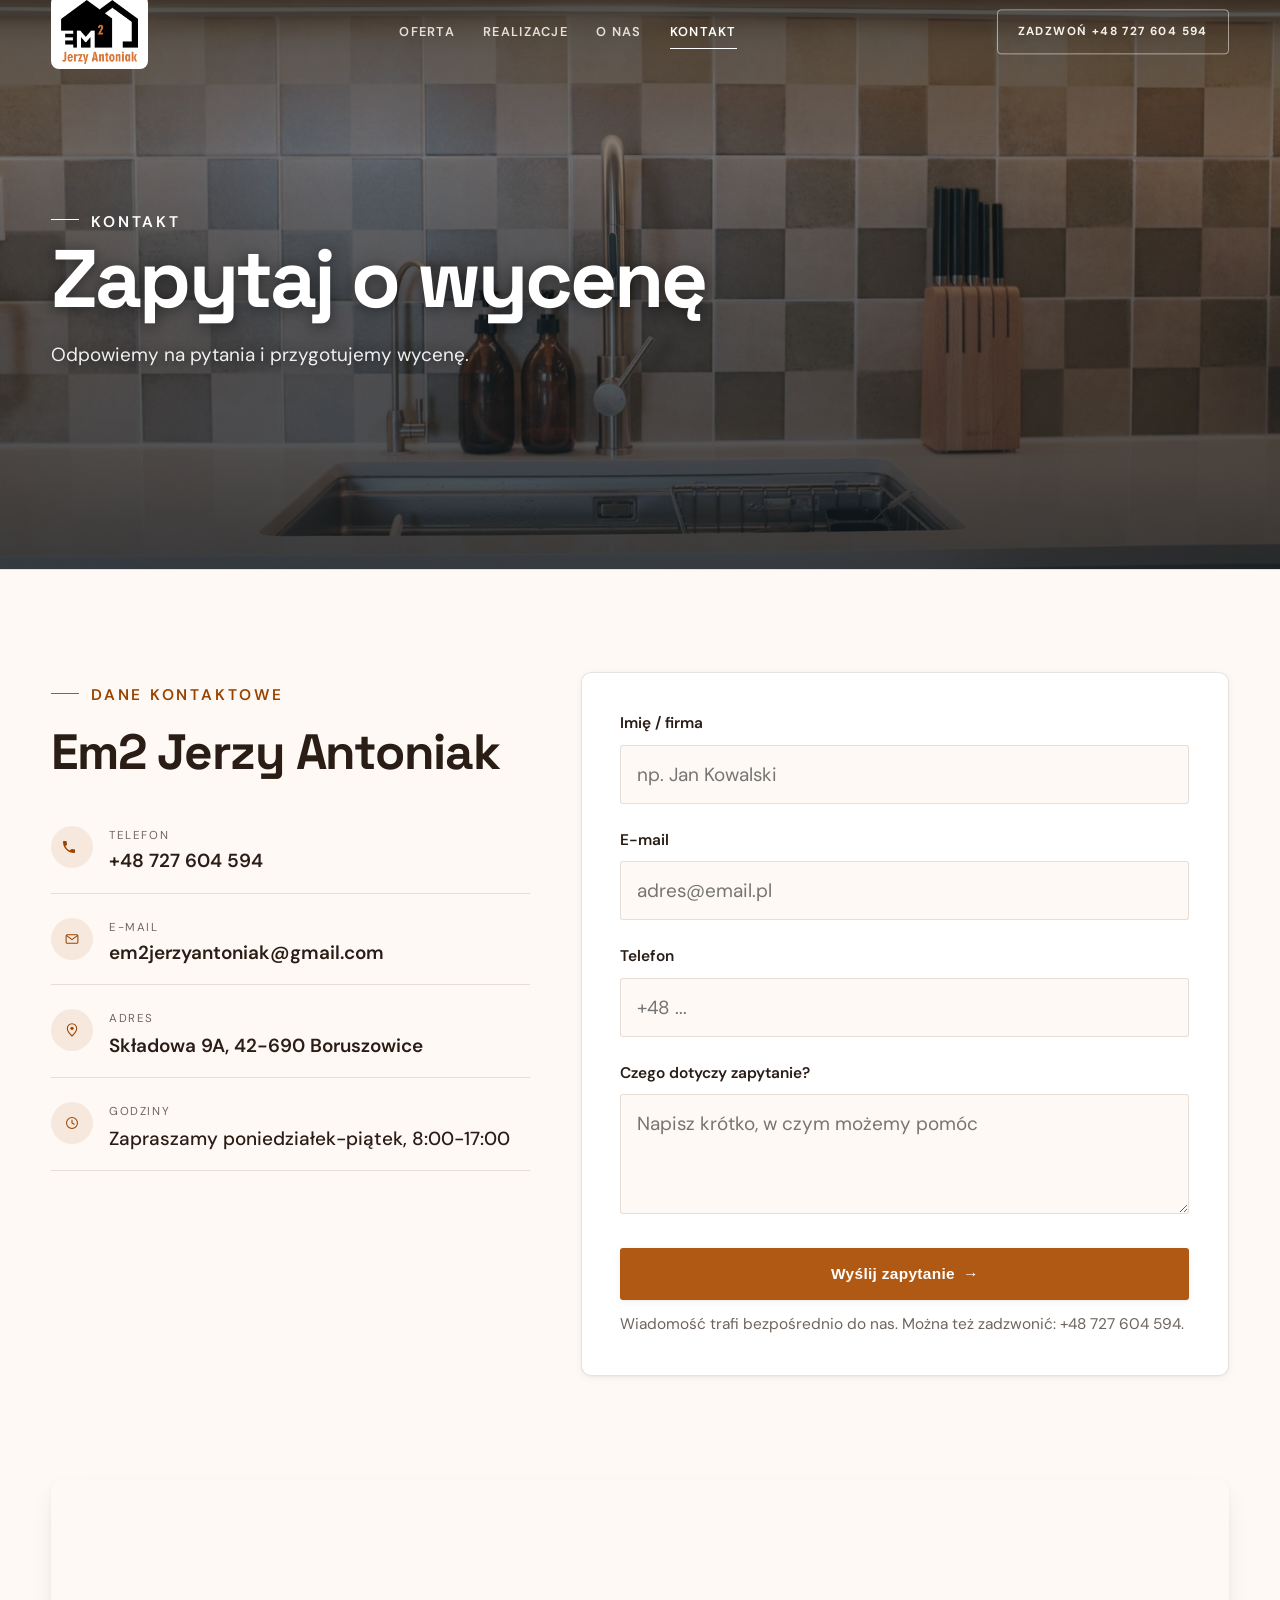
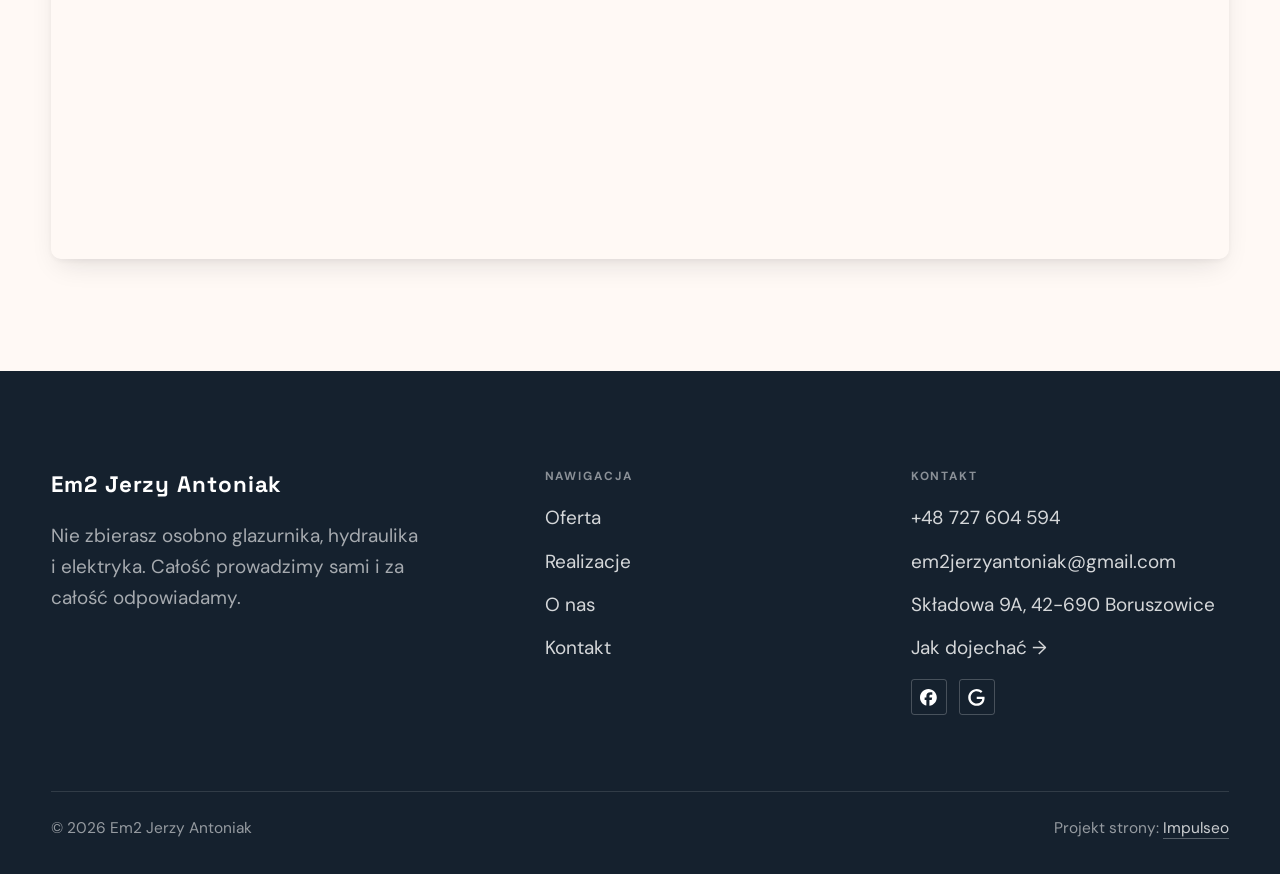
<file: kontakt.html>
<!DOCTYPE html>
<html lang="pl">
<head>
<meta charset="UTF-8">
<meta name="viewport" content="width=device-width, initial-scale=1.0">
<title>Kontakt - Em2 Jerzy Antoniak</title>
<meta name="description" content="Kontakt Em2 Jerzy Antoniak - Składowa 9A, 42-690 Boruszowice">
<link rel="canonical" href="https://kris20032.github.io/em2-jerzy-antoniak/kontakt.html">
<meta name="robots" content="noindex, nofollow">
<meta property="og:type" content="website">
<meta property="og:locale" content="pl_PL">
<meta property="og:site_name" content="Em2 Jerzy Antoniak">
<meta property="og:title" content="Kontakt - Em2 Jerzy Antoniak">
<meta property="og:description" content="Kontakt Em2 Jerzy Antoniak - Składowa 9A, 42-690 Boruszowice">
<meta property="og:url" content="https://kris20032.github.io/em2-jerzy-antoniak/kontakt.html">
<meta property="og:image" content="https://kris20032.github.io/em2-jerzy-antoniak/img/og.jpg">
<meta property="og:image:width" content="1200">
<meta property="og:image:height" content="630">
<meta name="twitter:card" content="summary_large_image">
<link rel="preconnect" href="https://fonts.googleapis.com">
<link rel="preconnect" href="https://fonts.gstatic.com" crossorigin>
<link href="https://fonts.googleapis.com/css2?family=Space+Grotesk:wght@500;600;700&family=DM+Sans:opsz,wght@9..40,400;9..40,500;9..40,600&display=swap" rel="stylesheet">
<link rel="stylesheet" href="assets/styles.css?v=f6cd0b90">
</head>
<body>

<header class="nav">
  <div class="wrap nav-inner">
    <a class="brand brand-has-logo" href="index.html"><img class="brand-logo" src="img/logo.png" alt="Em2 Jerzy Antoniak" width="521" height="433" decoding="async"></a>
    <nav class="nav-links">
      <a href="oferta.html">Oferta</a>
      <a href="realizacje.html">Realizacje</a>
      <a href="o-nas.html">O nas</a>
      <a href="kontakt.html" class="active" aria-current="page">Kontakt</a>
      <a href="tel:+48727604594" class="btn btn-accent">Zadzwoń +48 727 604 594</a>
    </nav>
    <button class="nav-toggle" aria-label="Menu"><span></span><span></span><span></span></button>
  </div>
</header>

<main>
<section class="pagehead">
  <img src="img/g16.jpg" alt="Em2 Jerzy Antoniak - Zapytaj o wycenę" width="1600" height="1066" decoding="async">
  <div class="wrap">
    <span class="eyebrow">Kontakt</span>
    <h1>Zapytaj o wycenę</h1>
    <p>Odpowiemy na pytania i przygotujemy wycenę.</p>
  </div>
</section>
<section>
  <div class="wrap contact-grid">
    <div class="reveal">
      <span class="eyebrow">Dane kontaktowe</span>
      <h2 style="margin:var(--space-4) 0 var(--space-6)">Em2 Jerzy Antoniak</h2>
      <div class="info-list">
        <div class="info-row"><div class="ic"><svg class="ico-tel" width="16" height="16" viewBox="0 0 24 24" fill="none" aria-hidden="true"><path d="M6.6 10.8a15.5 15.5 0 0 0 6.6 6.6l2.2-2.2a1 1 0 0 1 1-.24 11.4 11.4 0 0 0 3.6.58 1 1 0 0 1 1 1V20a1 1 0 0 1-1 1A17 17 0 0 1 3 4a1 1 0 0 1 1-1h3.5a1 1 0 0 1 1 1c0 1.25.2 2.46.58 3.6a1 1 0 0 1-.25 1l-2.23 2.2Z" fill="currentColor"/></svg></div><div><div class="lbl">Telefon</div><a class="val" href="tel:+48727604594">+48 727 604 594</a></div></div>
        <div class="info-row"><div class="ic"><svg class="ico-mail" width="16" height="16" viewBox="0 0 24 24" fill="none" aria-hidden="true"><rect x="3.2" y="5.5" width="17.6" height="13" rx="1.6" stroke="currentColor" stroke-width="1.6"/><path d="M4 7l8 6 8-6" stroke="currentColor" stroke-width="1.6" stroke-linecap="round" stroke-linejoin="round"/></svg></div><div><div class="lbl">E-mail</div><a class="val" href="mailto:em2jerzyantoniak@gmail.com">em2jerzyantoniak@gmail.com</a></div></div>
        <div class="info-row"><div class="ic"><svg class="ico-pin" width="16" height="16" viewBox="0 0 24 24" fill="none" aria-hidden="true"><path d="M12 21s7-6.1 7-11.5A7 7 0 0 0 5 9.5C5 14.9 12 21 12 21Z" stroke="currentColor" stroke-width="1.6" fill="none"/><circle cx="12" cy="9.5" r="2.4" fill="currentColor"/></svg></div><div><div class="lbl">Adres</div><div class="val">Składowa 9A, 42-690 Boruszowice</div></div></div>
        <div class="info-row"><div class="ic"><svg class="ico-clock" width="16" height="16" viewBox="0 0 24 24" fill="none" aria-hidden="true"><circle cx="12" cy="12" r="8.2" stroke="currentColor" stroke-width="1.6"/><path d="M12 7.5V12l3.2 1.9" stroke="currentColor" stroke-width="1.6" stroke-linecap="round"/></svg></div><div><div class="lbl">Godziny</div><div class="val" style="font-weight:500">Zapraszamy poniedziałek-piątek, 8:00-17:00</div></div></div>
      </div>
    </div>
    <div class="reveal">
      <form class="form" action="https://formsubmit.co/em2jerzyantoniak@gmail.com" method="POST">
        <input type="hidden" name="_subject" value="Zapytanie ze strony Em2 Jerzy Antoniak">
        <input type="hidden" name="_captcha" value="false">
        <input type="hidden" name="_template" value="table">
        <div class="fld"><label for="name">Imię / firma</label><input id="name" name="name" type="text" placeholder="np. Jan Kowalski" required></div>
        <div class="fld"><label for="email">E-mail</label><input id="email" name="email" type="email" placeholder="adres@email.pl" required></div>
        <div class="fld"><label for="phone">Telefon</label><input id="phone" name="phone" type="tel" placeholder="+48 ..."></div>
        <div class="fld"><label for="msg">Czego dotyczy zapytanie?</label><textarea id="msg" name="message" placeholder="Napisz krótko, w czym możemy pomóc" required></textarea></div>
        <button type="submit" class="btn btn-accent" style="width:100%;justify-content:center">Wyślij zapytanie <span class="arr">→</span></button>
        <p class="note">Wiadomość trafi bezpośrednio do nas. Można też zadzwonić: +48 727 604 594.</p>
      </form>
    </div>
  </div>
</section>
<section style="padding-top:0">
  <div class="wrap reveal">
    <iframe class="map" title="Em2 Jerzy Antoniak - Tarnowskie Góry" src="https://maps.google.com/maps?q=50.5087276%2C18.7763315&z=15&output=embed" loading="lazy" referrerpolicy="no-referrer-when-downgrade"></iframe>
  </div>
</section>
</main>

<footer>
  <div class="wrap">
    <div class="foot-grid">
      <div class="foot-brand">
        <div class="name">Em2 Jerzy Antoniak</div>
        <p>Nie zbierasz osobno glazurnika, hydraulika i elektryka. Całość prowadzimy sami i za całość odpowiadamy.</p>
      </div>
      <div class="foot-col">
        <h4>Nawigacja</h4>
        <a href="oferta.html">Oferta</a>
        <a href="realizacje.html">Realizacje</a>
        <a href="o-nas.html">O nas</a>
        <a href="kontakt.html">Kontakt</a>
      </div>
      <div class="foot-col">
        <h4>Kontakt</h4>
        <a href="tel:+48727604594">+48 727 604 594</a>
        <a href="mailto:em2jerzyantoniak@gmail.com">em2jerzyantoniak@gmail.com</a>
        <p>Składowa 9A, 42-690 Boruszowice</p>
        <a href="https://www.google.com/maps?cid=13578690592887744601" target="_blank" rel="noopener">Jak dojechać →</a>
      <div class="foot-soc">
        <a class="soc" href="https://www.facebook.com/em2jerzyantoniak/" target="_blank" rel="noopener" aria-label="Facebook - Em2 Jerzy Antoniak"><svg viewBox="0 0 24 24" aria-hidden="true" focusable="false"><path d="M9.101 23.691v-7.98H6.627v-3.667h2.474v-1.58c0-4.085 1.848-5.978 5.858-5.978.401 0 .955.042 1.468.103a8.68 8.68 0 0 1 1.141.195v3.325a8.623 8.623 0 0 0-.653-.036 26.805 26.805 0 0 0-.733-.009c-.707 0-1.259.096-1.675.309a1.686 1.686 0 0 0-.679.622c-.258.42-.374.995-.374 1.752v1.297h3.919l-.386 2.103-.287 1.564h-3.246v8.245C19.396 23.238 24 18.179 24 12.044c0-6.627-5.373-12-12-12s-12 5.373-12 12c0 5.628 3.874 10.35 9.101 11.647Z" fill="currentColor"/></svg></a>
        <a class="soc" href="https://www.google.com/maps?cid=13578690592887744601" target="_blank" rel="noopener" aria-label="Google - Em2 Jerzy Antoniak"><svg viewBox="0 0 24 24" aria-hidden="true" focusable="false"><path d="M12.48 10.92v3.28h7.84c-.24 1.84-.853 3.187-1.787 4.133-1.147 1.147-2.933 2.4-6.053 2.4-4.827 0-8.6-3.893-8.6-8.72s3.773-8.72 8.6-8.72c2.6 0 4.507 1.027 5.907 2.347l2.307-2.307C18.747 1.44 16.133 0 12.48 0 5.867 0 .307 5.387.307 12s5.56 12 12.173 12c3.573 0 6.267-1.173 8.373-3.36 2.16-2.16 2.84-5.213 2.84-7.667 0-.76-.053-1.467-.173-2.053H12.48z" fill="currentColor"/></svg></a>
      </div>
      </div>
    </div>
    <div class="foot-bot">
      <span>© 2026 Em2 Jerzy Antoniak</span>
      <span>Projekt strony: <a class="foot-credit" href="https://impulseo.pl" target="_blank" rel="noopener">Impulseo</a></span>
    </div>
  </div>
</footer>
<div class="sticky-call"><a class="sc-call" href="tel:+48727604594"><svg class="ico-tel" width="16" height="16" viewBox="0 0 24 24" fill="none" aria-hidden="true"><path d="M6.6 10.8a15.5 15.5 0 0 0 6.6 6.6l2.2-2.2a1 1 0 0 1 1-.24 11.4 11.4 0 0 0 3.6.58 1 1 0 0 1 1 1V20a1 1 0 0 1-1 1A17 17 0 0 1 3 4a1 1 0 0 1 1-1h3.5a1 1 0 0 1 1 1c0 1.25.2 2.46.58 3.6a1 1 0 0 1-.25 1l-2.23 2.2Z" fill="currentColor"/></svg> Zadzwoń</a><a class="sc-quote" href="kontakt.html">Zadzwoń po wycenę</a></div>
<div class="demo-wazne" data-do="2026-10-25" data-cykl="3" hidden><svg class="dw-ico" width="13" height="13" viewBox="0 0 24 24" fill="none" aria-hidden="true"><circle cx="12" cy="12" r="8.6" stroke="currentColor" stroke-width="1.8"/><path d="M12 7.2V12l3.3 2" stroke="currentColor" stroke-width="1.8" stroke-linecap="round"/></svg><span class="dw-txt"></span></div>

<script src="assets/main.js"></script>
</body>
</html>
</file>
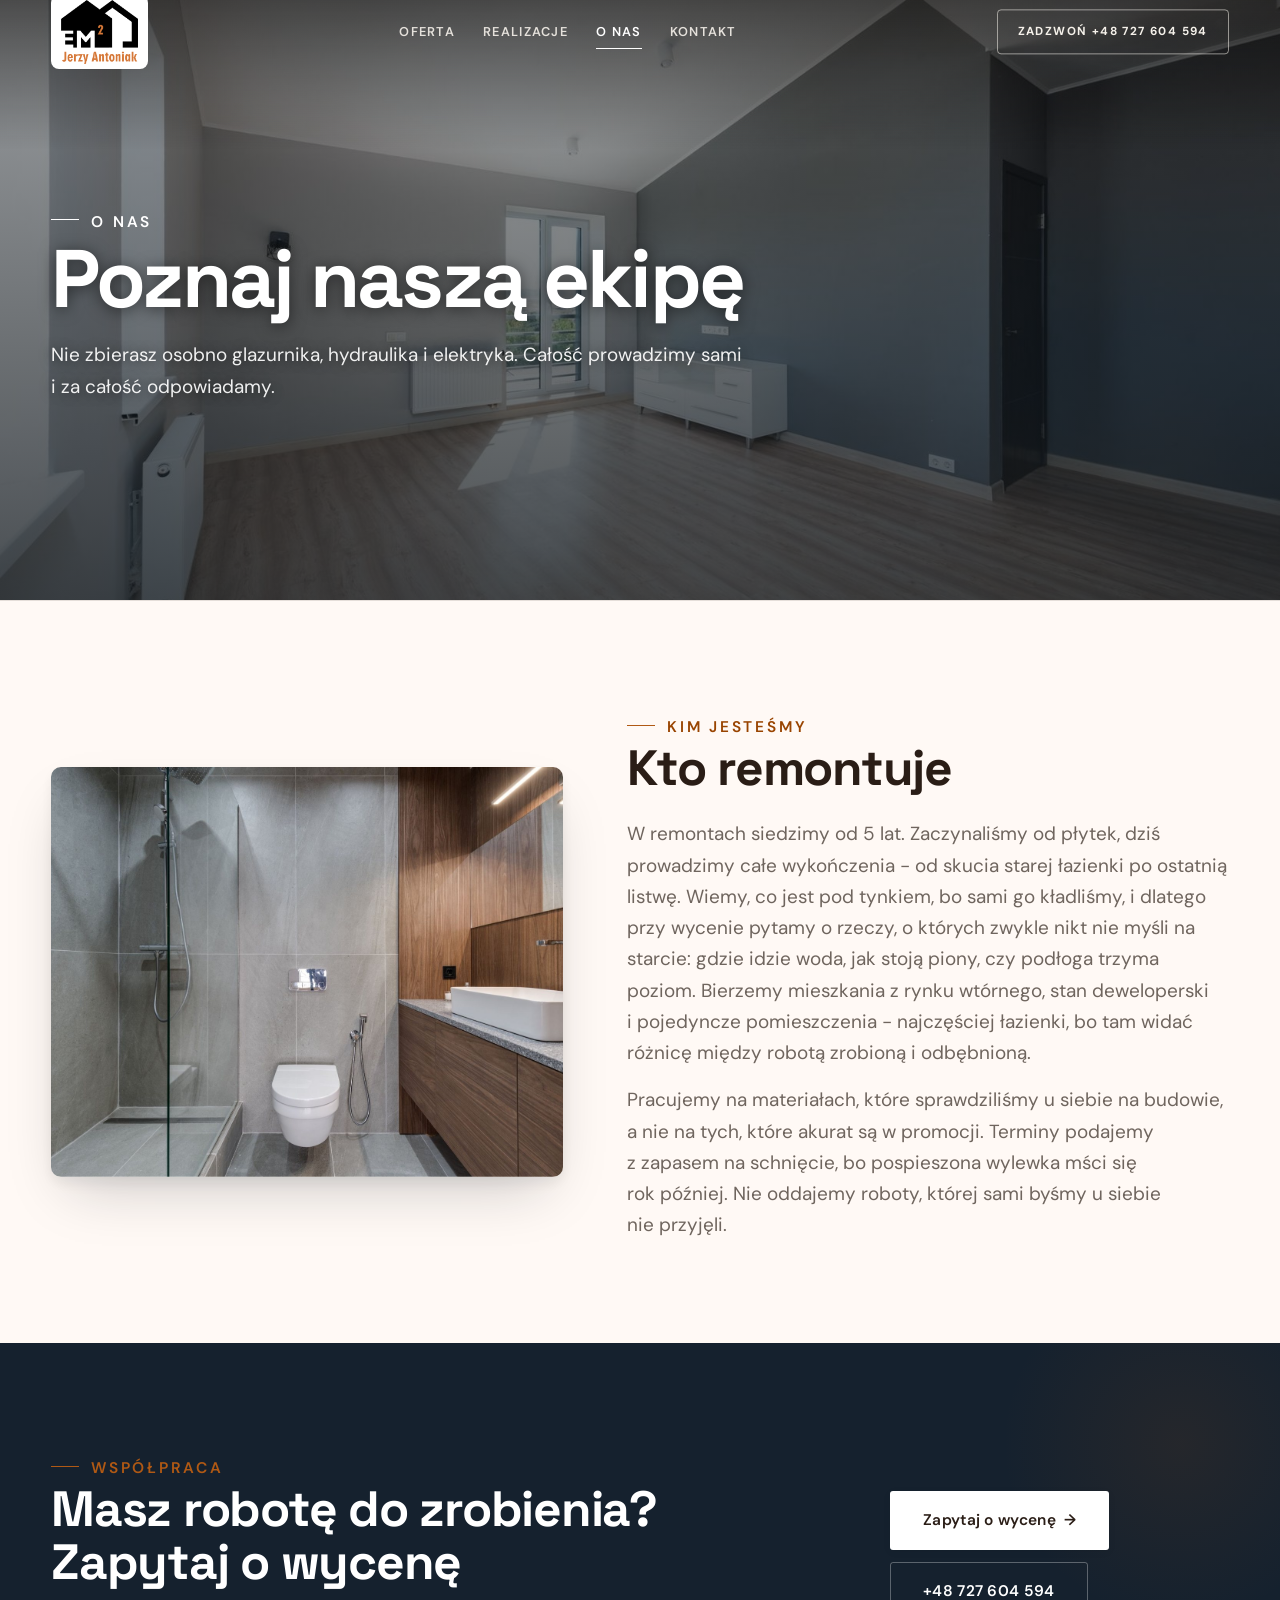
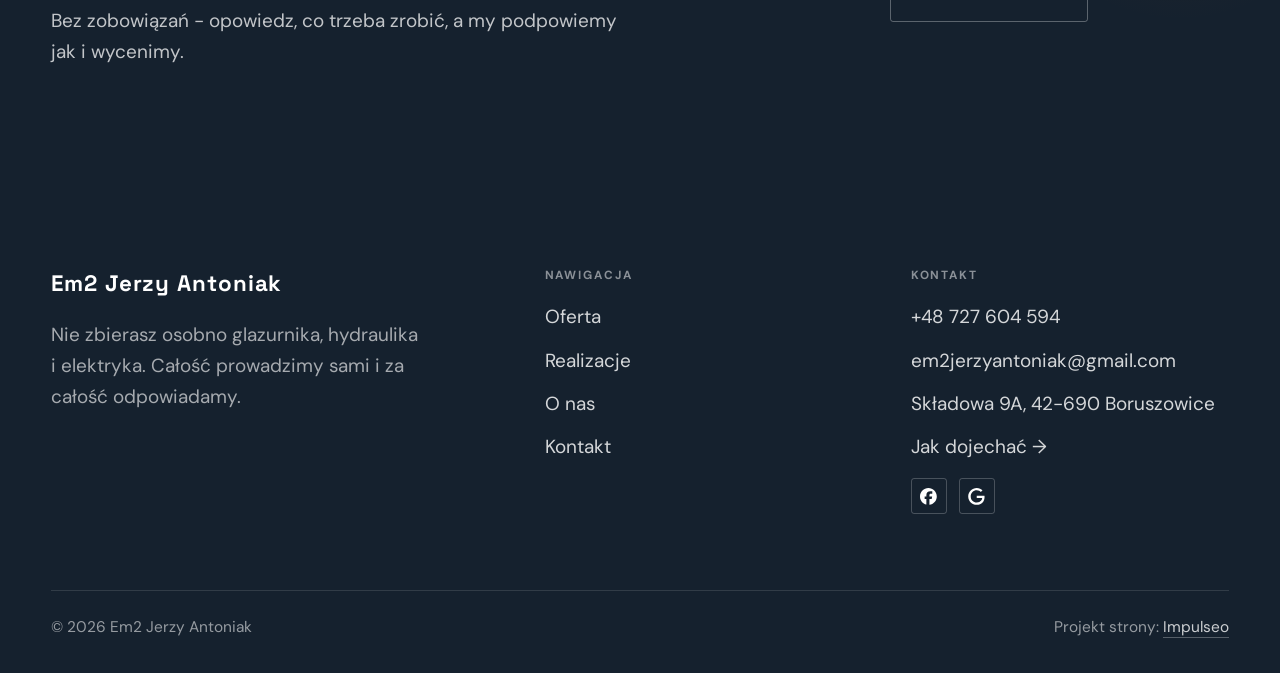
<file: o-nas.html>
<!DOCTYPE html>
<html lang="pl">
<head>
<meta charset="UTF-8">
<meta name="viewport" content="width=device-width, initial-scale=1.0">
<title>O nas - Em2 Jerzy Antoniak</title>
<meta name="description" content="Remonty mieszkań w Tarnowskich Górach: łazienki od podstaw, glazura i terakota, wykończenia pod klucz. Wycena i termin przed robotą. Zadzwoń: +48 727 604 594.">
<link rel="canonical" href="https://kris20032.github.io/em2-jerzy-antoniak/o-nas.html">
<meta name="robots" content="noindex, nofollow">
<meta property="og:type" content="website">
<meta property="og:locale" content="pl_PL">
<meta property="og:site_name" content="Em2 Jerzy Antoniak">
<meta property="og:title" content="O nas - Em2 Jerzy Antoniak">
<meta property="og:description" content="Remonty mieszkań w Tarnowskich Górach: łazienki od podstaw, glazura i terakota, wykończenia pod klucz. Wycena i termin przed robotą. Zadzwoń: +48 727 604 594.">
<meta property="og:url" content="https://kris20032.github.io/em2-jerzy-antoniak/o-nas.html">
<meta property="og:image" content="https://kris20032.github.io/em2-jerzy-antoniak/img/og.jpg">
<meta property="og:image:width" content="1200">
<meta property="og:image:height" content="630">
<meta name="twitter:card" content="summary_large_image">
<link rel="preconnect" href="https://fonts.googleapis.com">
<link rel="preconnect" href="https://fonts.gstatic.com" crossorigin>
<link href="https://fonts.googleapis.com/css2?family=Space+Grotesk:wght@500;600;700&family=DM+Sans:opsz,wght@9..40,400;9..40,500;9..40,600&display=swap" rel="stylesheet">
<link rel="stylesheet" href="assets/styles.css?v=f6cd0b90">
</head>
<body>

<header class="nav">
  <div class="wrap nav-inner">
    <a class="brand brand-has-logo" href="index.html"><img class="brand-logo" src="img/logo.png" alt="Em2 Jerzy Antoniak" width="521" height="433" decoding="async"></a>
    <nav class="nav-links">
      <a href="oferta.html">Oferta</a>
      <a href="realizacje.html">Realizacje</a>
      <a href="o-nas.html" class="active" aria-current="page">O nas</a>
      <a href="kontakt.html">Kontakt</a>
      <a href="tel:+48727604594" class="btn btn-accent">Zadzwoń +48 727 604 594</a>
    </nav>
    <button class="nav-toggle" aria-label="Menu"><span></span><span></span><span></span></button>
  </div>
</header>

<main>
<section class="pagehead">
  <img src="img/g14.jpg" alt="Em2 Jerzy Antoniak - Poznaj naszą ekipę" width="1600" height="1068" decoding="async">
  <div class="wrap">
    <span class="eyebrow">O nas</span>
    <h1>Poznaj naszą ekipę</h1>
    <p>Nie zbierasz osobno glazurnika, hydraulika i elektryka. Całość prowadzimy sami i za całość odpowiadamy.</p>
  </div>
</section>
<section>
  <div class="wrap split">
    <div class="split-art reveal"><img src="img/g15.jpg" alt="Em2 Jerzy Antoniak" loading="lazy" width="1600" height="1066" decoding="async"></div>
    <div class="split-copy reveal">
      <span class="eyebrow">Kim jesteśmy</span>
      <h2>Kto remontuje</h2>
      <p class="muted">W remontach siedzimy od 5 lat. Zaczynaliśmy od płytek, dziś prowadzimy całe wykończenia - od skucia starej łazienki po ostatnią listwę. Wiemy, co jest pod tynkiem, bo sami go kładliśmy, i dlatego przy wycenie pytamy o rzeczy, o których zwykle nikt nie myśli na starcie: gdzie idzie woda, jak stoją piony, czy podłoga trzyma poziom. Bierzemy mieszkania z rynku wtórnego, stan deweloperski i pojedyncze pomieszczenia - najczęściej łazienki, bo tam widać różnicę między robotą zrobioną i odbębnioną.</p>
      <p class="muted">Pracujemy na materiałach, które sprawdziliśmy u siebie na budowie, a nie na tych, które akurat są w promocji. Terminy podajemy z zapasem na schnięcie, bo pospieszona wylewka mści się rok później. Nie oddajemy roboty, której sami byśmy u siebie nie przyjęli.</p>
    </div>
  </div>
</section>


<section class="cta">
  <div class="wrap">
    <div class="reveal">
      <span class="eyebrow">Współpraca</span>
      <h2>Masz robotę do zrobienia? Zapytaj o wycenę</h2>
      <p>Bez zobowiązań - opowiedz, co trzeba zrobić, a my podpowiemy jak i wycenimy.</p>
    </div>
    <div class="cta-actions reveal">
      <a href="kontakt.html" class="btn btn-light">Zapytaj o wycenę <span class="arr">→</span></a>
      <a href="tel:+48727604594" class="btn btn-ghost btn-ghost-cta">+48 727 604 594</a>
    </div>
  </div>
</section>
</main>

<footer>
  <div class="wrap">
    <div class="foot-grid">
      <div class="foot-brand">
        <div class="name">Em2 Jerzy Antoniak</div>
        <p>Nie zbierasz osobno glazurnika, hydraulika i elektryka. Całość prowadzimy sami i za całość odpowiadamy.</p>
      </div>
      <div class="foot-col">
        <h4>Nawigacja</h4>
        <a href="oferta.html">Oferta</a>
        <a href="realizacje.html">Realizacje</a>
        <a href="o-nas.html">O nas</a>
        <a href="kontakt.html">Kontakt</a>
      </div>
      <div class="foot-col">
        <h4>Kontakt</h4>
        <a href="tel:+48727604594">+48 727 604 594</a>
        <a href="mailto:em2jerzyantoniak@gmail.com">em2jerzyantoniak@gmail.com</a>
        <p>Składowa 9A, 42-690 Boruszowice</p>
        <a href="https://www.google.com/maps?cid=13578690592887744601" target="_blank" rel="noopener">Jak dojechać →</a>
      <div class="foot-soc">
        <a class="soc" href="https://www.facebook.com/em2jerzyantoniak/" target="_blank" rel="noopener" aria-label="Facebook - Em2 Jerzy Antoniak"><svg viewBox="0 0 24 24" aria-hidden="true" focusable="false"><path d="M9.101 23.691v-7.98H6.627v-3.667h2.474v-1.58c0-4.085 1.848-5.978 5.858-5.978.401 0 .955.042 1.468.103a8.68 8.68 0 0 1 1.141.195v3.325a8.623 8.623 0 0 0-.653-.036 26.805 26.805 0 0 0-.733-.009c-.707 0-1.259.096-1.675.309a1.686 1.686 0 0 0-.679.622c-.258.42-.374.995-.374 1.752v1.297h3.919l-.386 2.103-.287 1.564h-3.246v8.245C19.396 23.238 24 18.179 24 12.044c0-6.627-5.373-12-12-12s-12 5.373-12 12c0 5.628 3.874 10.35 9.101 11.647Z" fill="currentColor"/></svg></a>
        <a class="soc" href="https://www.google.com/maps?cid=13578690592887744601" target="_blank" rel="noopener" aria-label="Google - Em2 Jerzy Antoniak"><svg viewBox="0 0 24 24" aria-hidden="true" focusable="false"><path d="M12.48 10.92v3.28h7.84c-.24 1.84-.853 3.187-1.787 4.133-1.147 1.147-2.933 2.4-6.053 2.4-4.827 0-8.6-3.893-8.6-8.72s3.773-8.72 8.6-8.72c2.6 0 4.507 1.027 5.907 2.347l2.307-2.307C18.747 1.44 16.133 0 12.48 0 5.867 0 .307 5.387.307 12s5.56 12 12.173 12c3.573 0 6.267-1.173 8.373-3.36 2.16-2.16 2.84-5.213 2.84-7.667 0-.76-.053-1.467-.173-2.053H12.48z" fill="currentColor"/></svg></a>
      </div>
      </div>
    </div>
    <div class="foot-bot">
      <span>© 2026 Em2 Jerzy Antoniak</span>
      <span>Projekt strony: <a class="foot-credit" href="https://impulseo.pl" target="_blank" rel="noopener">Impulseo</a></span>
    </div>
  </div>
</footer>
<div class="sticky-call"><a class="sc-call" href="tel:+48727604594"><svg class="ico-tel" width="16" height="16" viewBox="0 0 24 24" fill="none" aria-hidden="true"><path d="M6.6 10.8a15.5 15.5 0 0 0 6.6 6.6l2.2-2.2a1 1 0 0 1 1-.24 11.4 11.4 0 0 0 3.6.58 1 1 0 0 1 1 1V20a1 1 0 0 1-1 1A17 17 0 0 1 3 4a1 1 0 0 1 1-1h3.5a1 1 0 0 1 1 1c0 1.25.2 2.46.58 3.6a1 1 0 0 1-.25 1l-2.23 2.2Z" fill="currentColor"/></svg> Zadzwoń</a><a class="sc-quote" href="kontakt.html">Zadzwoń po wycenę</a></div>
<div class="demo-wazne" data-do="2026-10-25" data-cykl="3" hidden><svg class="dw-ico" width="13" height="13" viewBox="0 0 24 24" fill="none" aria-hidden="true"><circle cx="12" cy="12" r="8.6" stroke="currentColor" stroke-width="1.8"/><path d="M12 7.2V12l3.3 2" stroke="currentColor" stroke-width="1.8" stroke-linecap="round"/></svg><span class="dw-txt"></span></div>

<script src="assets/main.js"></script>
</body>
</html>
</file>
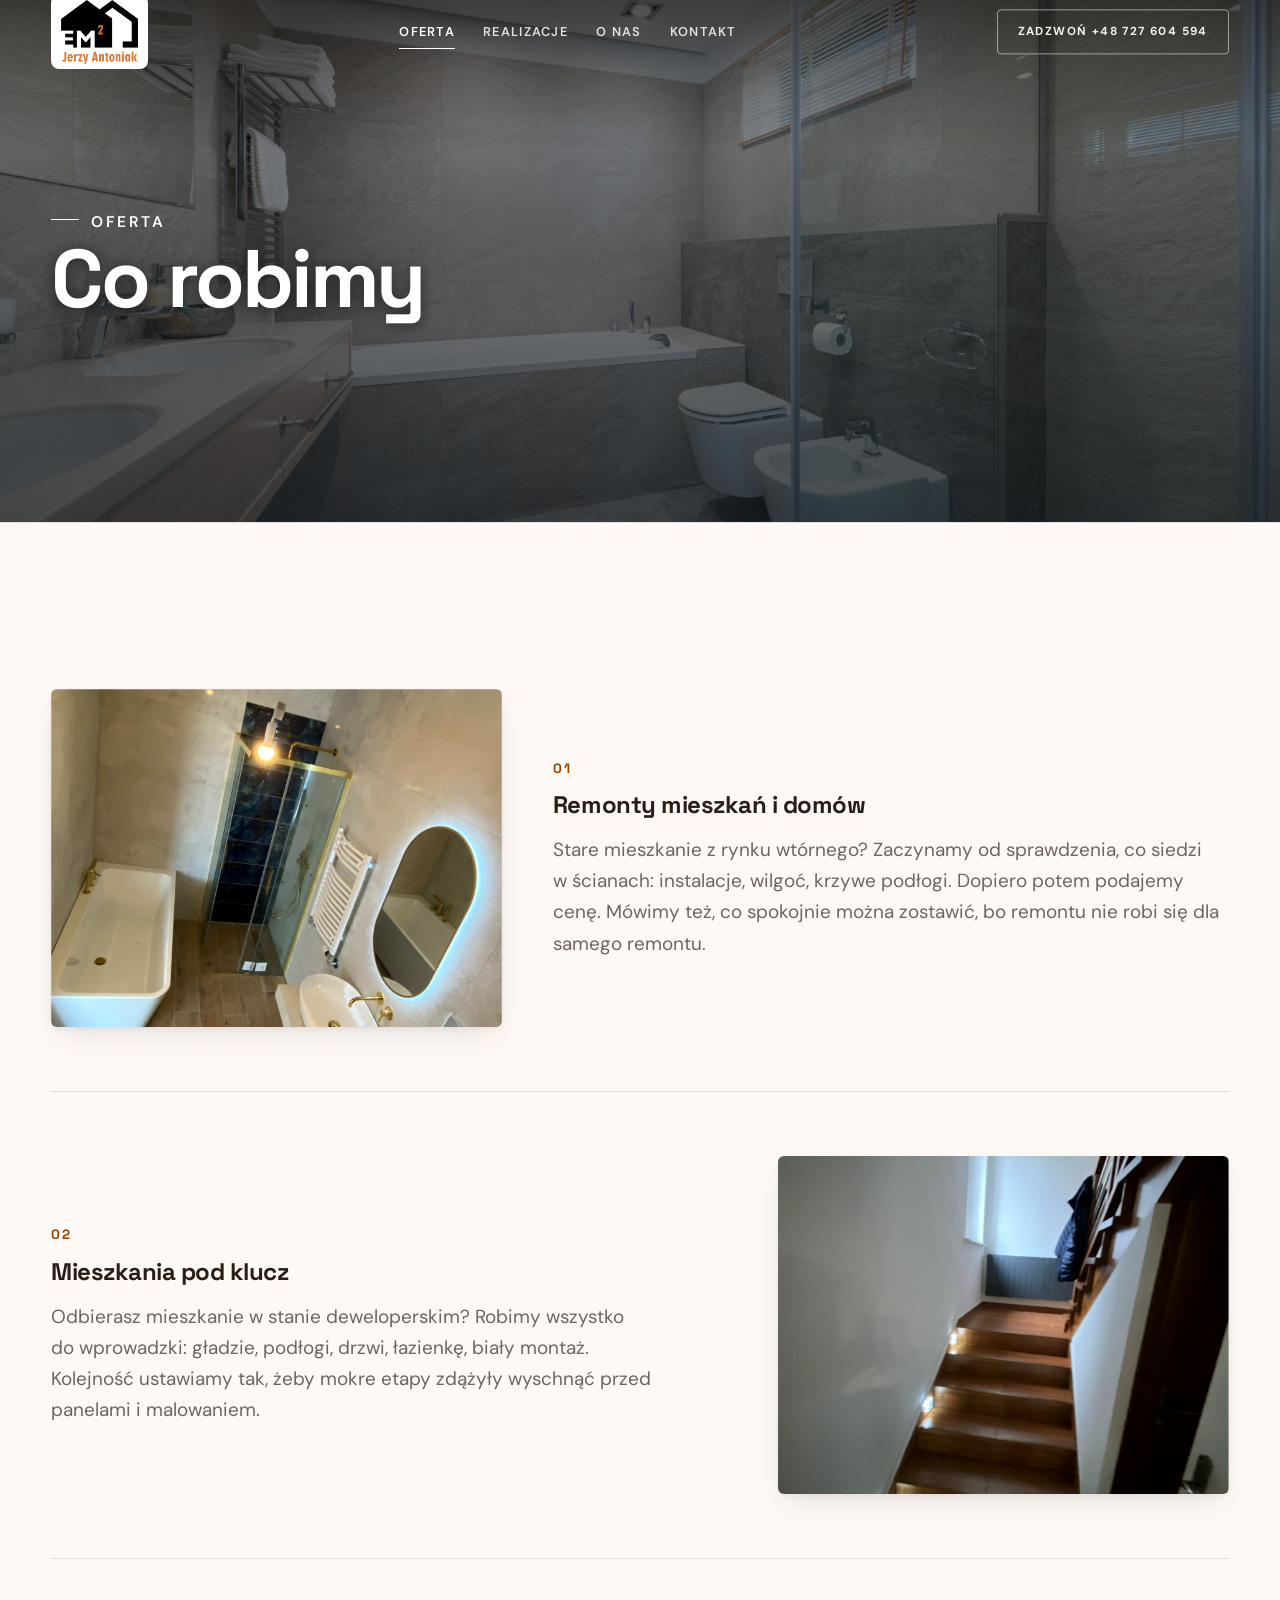
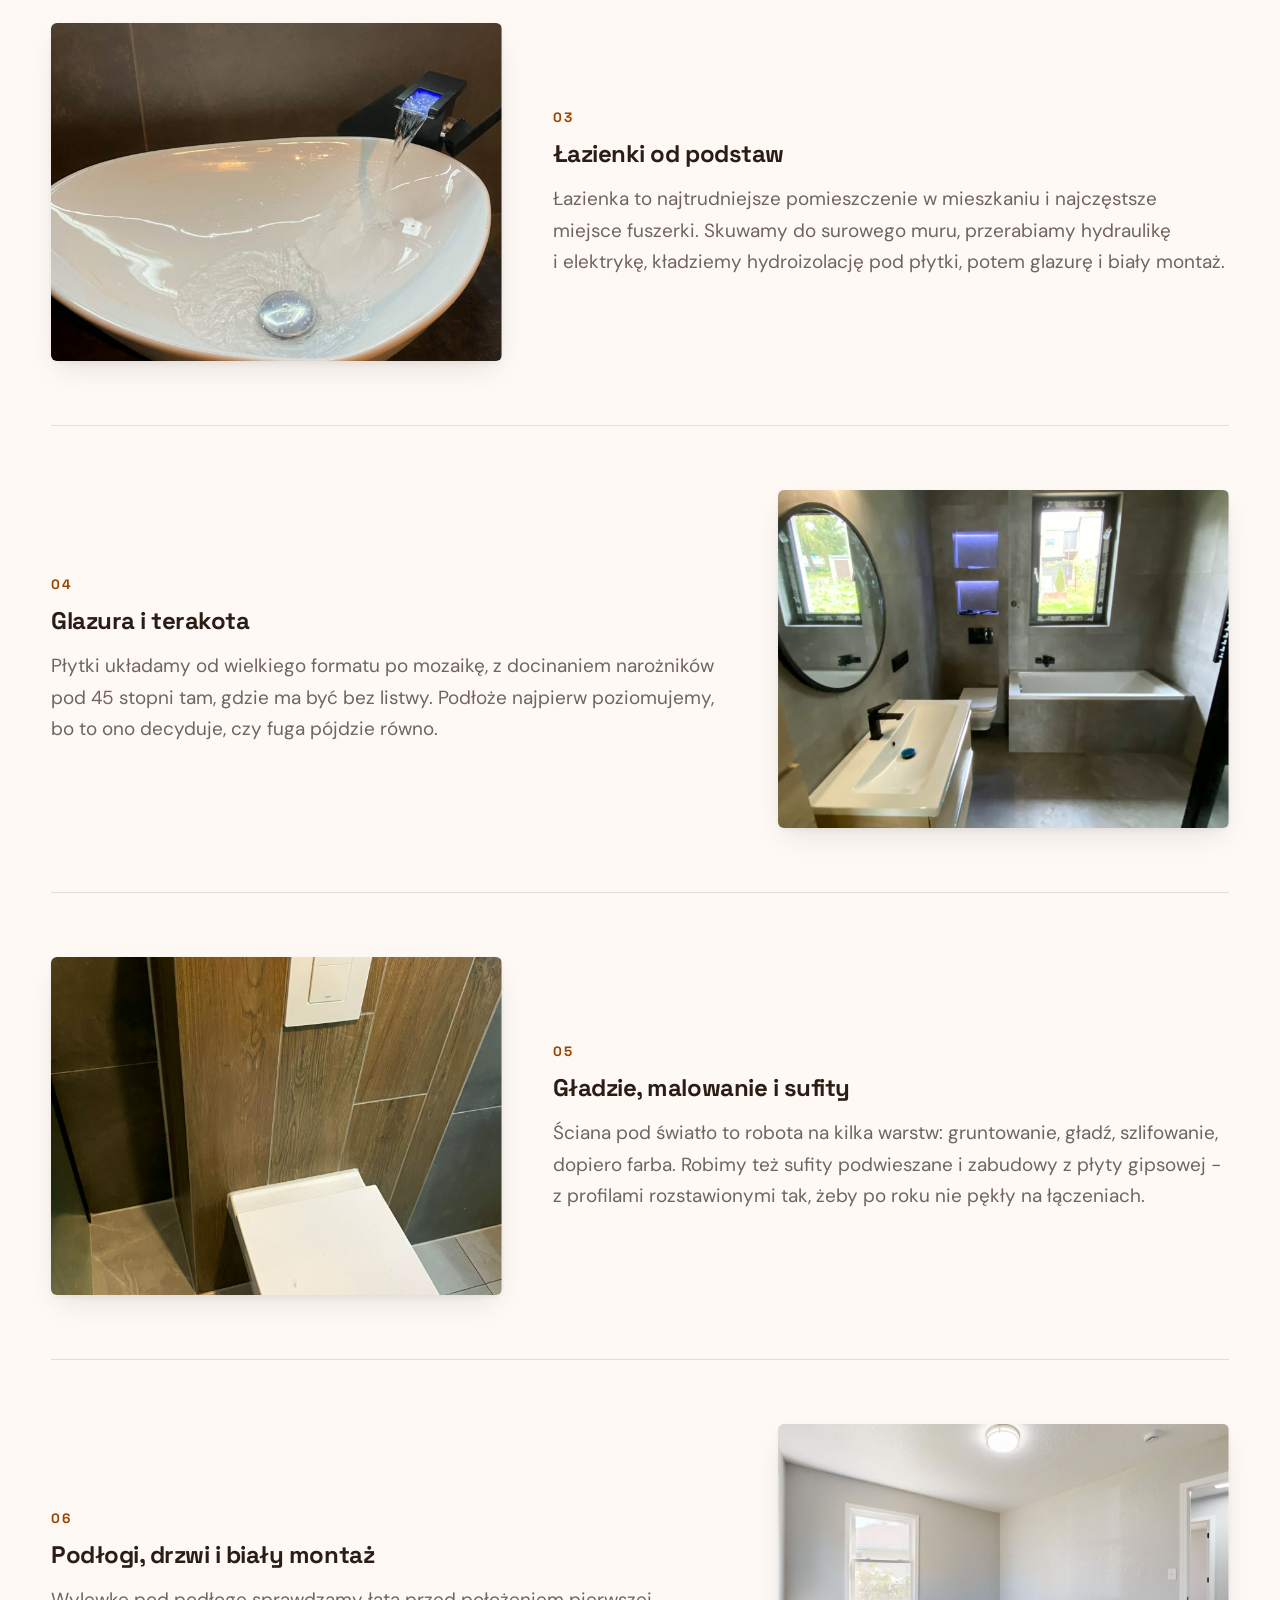
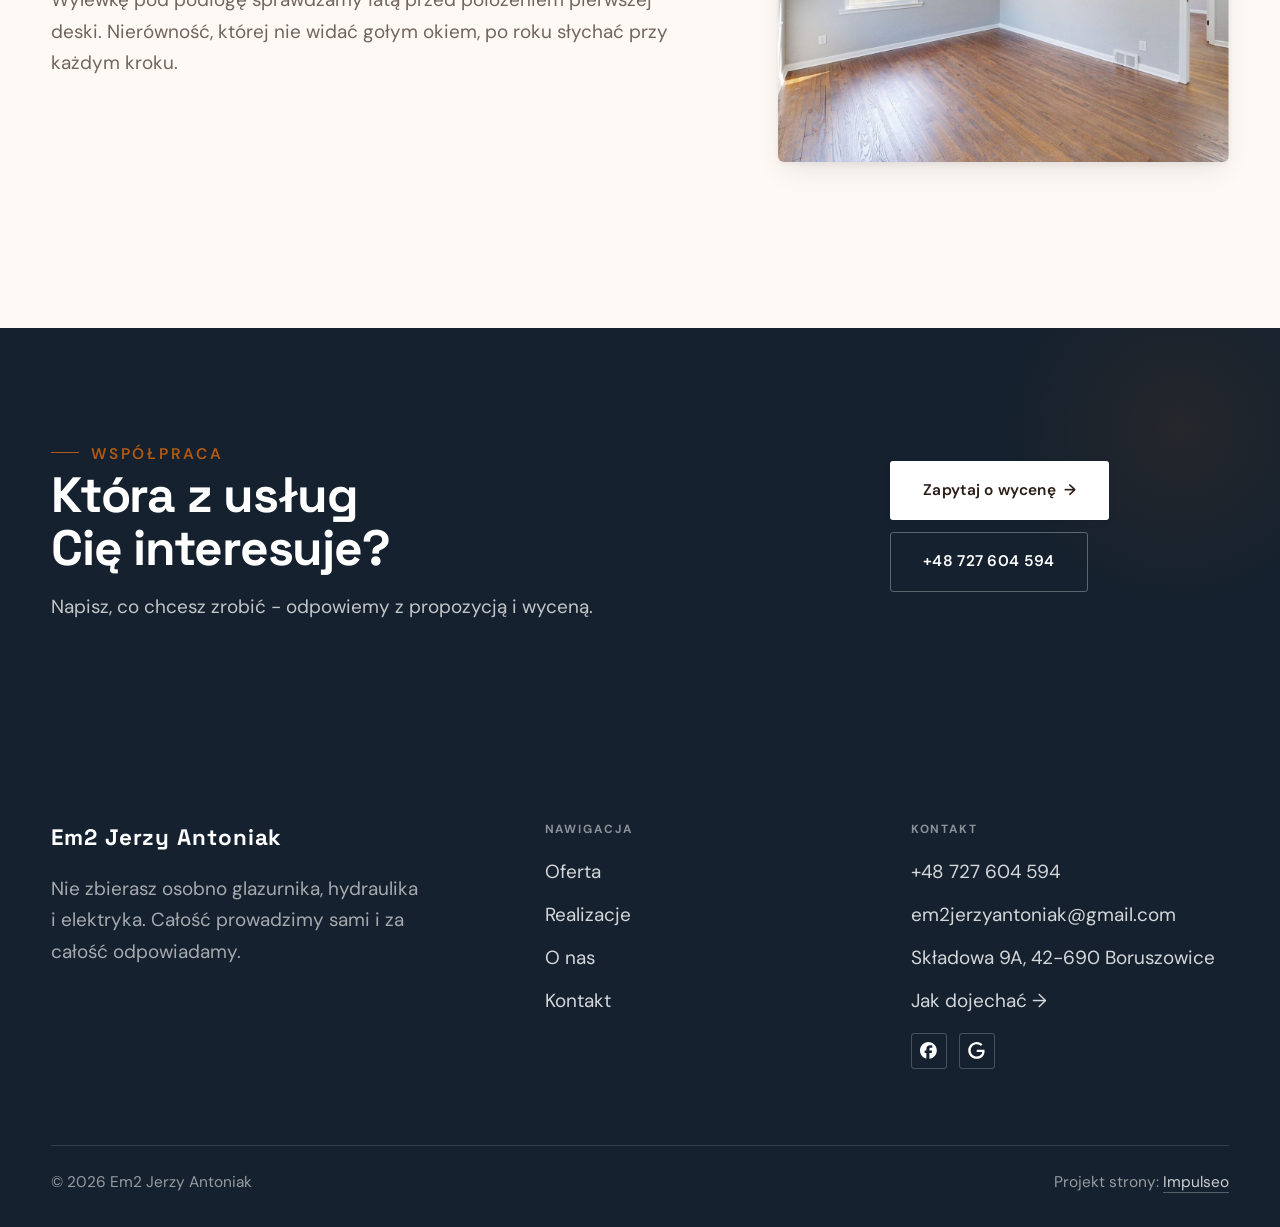
<file: oferta.html>
<!DOCTYPE html>
<html lang="pl">
<head>
<meta charset="UTF-8">
<meta name="viewport" content="width=device-width, initial-scale=1.0">
<title>Oferta - Em2 Jerzy Antoniak</title>
<meta name="description" content="Remonty mieszkań w Tarnowskich Górach: łazienki od podstaw, glazura i terakota, wykończenia pod klucz. Wycena i termin przed robotą. Zadzwoń: +48 727 604 594.">
<link rel="canonical" href="https://kris20032.github.io/em2-jerzy-antoniak/oferta.html">
<meta name="robots" content="noindex, nofollow">
<meta property="og:type" content="website">
<meta property="og:locale" content="pl_PL">
<meta property="og:site_name" content="Em2 Jerzy Antoniak">
<meta property="og:title" content="Oferta - Em2 Jerzy Antoniak">
<meta property="og:description" content="Remonty mieszkań w Tarnowskich Górach: łazienki od podstaw, glazura i terakota, wykończenia pod klucz. Wycena i termin przed robotą. Zadzwoń: +48 727 604 594.">
<meta property="og:url" content="https://kris20032.github.io/em2-jerzy-antoniak/oferta.html">
<meta property="og:image" content="https://kris20032.github.io/em2-jerzy-antoniak/img/og.jpg">
<meta property="og:image:width" content="1200">
<meta property="og:image:height" content="630">
<meta name="twitter:card" content="summary_large_image">
<link rel="preconnect" href="https://fonts.googleapis.com">
<link rel="preconnect" href="https://fonts.gstatic.com" crossorigin>
<link href="https://fonts.googleapis.com/css2?family=Space+Grotesk:wght@500;600;700&family=DM+Sans:opsz,wght@9..40,400;9..40,500;9..40,600&display=swap" rel="stylesheet">
<link rel="stylesheet" href="assets/styles.css?v=f6cd0b90">
</head>
<body>

<header class="nav">
  <div class="wrap nav-inner">
    <a class="brand brand-has-logo" href="index.html"><img class="brand-logo" src="img/logo.png" alt="Em2 Jerzy Antoniak" width="521" height="433" decoding="async"></a>
    <nav class="nav-links">
      <a href="oferta.html" class="active" aria-current="page">Oferta</a>
      <a href="realizacje.html">Realizacje</a>
      <a href="o-nas.html">O nas</a>
      <a href="kontakt.html">Kontakt</a>
      <a href="tel:+48727604594" class="btn btn-accent">Zadzwoń +48 727 604 594</a>
    </nav>
    <button class="nav-toggle" aria-label="Menu"><span></span><span></span><span></span></button>
  </div>
</header>

<main>
<section class="pagehead">
  <img src="img/g13.jpg" alt="Em2 Jerzy Antoniak - Co robimy" width="1600" height="1068" decoding="async">
  <div class="wrap">
    <span class="eyebrow">Oferta</span>
    <h1>Co robimy</h1>
  </div>
</section>
<section>
  <div class="wrap">
    <div class="svc-row reveal">
      <div class="svc-row-art"><img src="img/g7.jpg" alt="Remonty mieszkań i domów" loading="lazy" width="1450" height="1970" decoding="async"></div>
      <div>
        <span class="num">01</span>
        <h3>Remonty mieszkań i domów</h3>
        <p class="muted">Stare mieszkanie z rynku wtórnego? Zaczynamy od sprawdzenia, co siedzi w ścianach: instalacje, wilgoć, krzywe podłogi. Dopiero potem podajemy cenę. Mówimy też, co spokojnie można zostawić, bo remontu nie robi się dla samego remontu.</p>
      </div>
    </div>
    <div class="svc-row rev reveal">
      <div class="svc-row-art"><img src="img/g8.jpg" alt="Mieszkania pod klucz" loading="lazy" width="1406" height="1936" decoding="async"></div>
      <div>
        <span class="num">02</span>
        <h3>Mieszkania pod klucz</h3>
        <p class="muted">Odbierasz mieszkanie w stanie deweloperskim? Robimy wszystko do wprowadzki: gładzie, podłogi, drzwi, łazienkę, biały montaż. Kolejność ustawiamy tak, żeby mokre etapy zdążyły wyschnąć przed panelami i malowaniem.</p>
      </div>
    </div>
    <div class="svc-row reveal">
      <div class="svc-row-art"><img src="img/g9.jpg" alt="Łazienki od podstaw" loading="lazy" width="1454" height="1928" decoding="async"></div>
      <div>
        <span class="num">03</span>
        <h3>Łazienki od podstaw</h3>
        <p class="muted">Łazienka to najtrudniejsze pomieszczenie w mieszkaniu i najczęstsze miejsce fuszerki. Skuwamy do surowego muru, przerabiamy hydraulikę i elektrykę, kładziemy hydroizolację pod płytki, potem glazurę i biały montaż.</p>
      </div>
    </div>
    <div class="svc-row rev reveal">
      <div class="svc-row-art"><img src="img/g10.jpg" alt="Glazura i terakota" loading="lazy" width="1432" height="1956" decoding="async"></div>
      <div>
        <span class="num">04</span>
        <h3>Glazura i terakota</h3>
        <p class="muted">Płytki układamy od wielkiego formatu po mozaikę, z docinaniem narożników pod 45 stopni tam, gdzie ma być bez listwy. Podłoże najpierw poziomujemy, bo to ono decyduje, czy fuga pójdzie równo.</p>
      </div>
    </div>
    <div class="svc-row reveal">
      <div class="svc-row-art"><img src="img/g11.jpg" alt="Gładzie, malowanie i sufity" loading="lazy" width="1398" height="1930" decoding="async"></div>
      <div>
        <span class="num">05</span>
        <h3>Gładzie, malowanie i sufity</h3>
        <p class="muted">Ściana pod światło to robota na kilka warstw: gruntowanie, gładź, szlifowanie, dopiero farba. Robimy też sufity podwieszane i zabudowy z płyty gipsowej - z profilami rozstawionymi tak, żeby po roku nie pękły na łączeniach.</p>
      </div>
    </div>
    <div class="svc-row rev reveal">
      <div class="svc-row-art"><img src="img/g12.jpg" alt="Podłogi, drzwi i biały montaż" loading="lazy" width="1600" height="900" decoding="async"></div>
      <div>
        <span class="num">06</span>
        <h3>Podłogi, drzwi i biały montaż</h3>
        <p class="muted">Wylewkę pod podłogę sprawdzamy łatą przed położeniem pierwszej deski. Nierówność, której nie widać gołym okiem, po roku słychać przy każdym kroku.</p>
      </div>
    </div>
  </div>
</section>

<section class="cta">
  <div class="wrap">
    <div class="reveal">
      <span class="eyebrow">Współpraca</span>
      <h2>Która z usług Cię interesuje?</h2>
      <p>Napisz, co chcesz zrobić - odpowiemy z propozycją i wyceną.</p>
    </div>
    <div class="cta-actions reveal">
      <a href="kontakt.html" class="btn btn-light">Zapytaj o wycenę <span class="arr">→</span></a>
      <a href="tel:+48727604594" class="btn btn-ghost btn-ghost-cta">+48 727 604 594</a>
    </div>
  </div>
</section>
</main>

<footer>
  <div class="wrap">
    <div class="foot-grid">
      <div class="foot-brand">
        <div class="name">Em2 Jerzy Antoniak</div>
        <p>Nie zbierasz osobno glazurnika, hydraulika i elektryka. Całość prowadzimy sami i za całość odpowiadamy.</p>
      </div>
      <div class="foot-col">
        <h4>Nawigacja</h4>
        <a href="oferta.html">Oferta</a>
        <a href="realizacje.html">Realizacje</a>
        <a href="o-nas.html">O nas</a>
        <a href="kontakt.html">Kontakt</a>
      </div>
      <div class="foot-col">
        <h4>Kontakt</h4>
        <a href="tel:+48727604594">+48 727 604 594</a>
        <a href="mailto:em2jerzyantoniak@gmail.com">em2jerzyantoniak@gmail.com</a>
        <p>Składowa 9A, 42-690 Boruszowice</p>
        <a href="https://www.google.com/maps?cid=13578690592887744601" target="_blank" rel="noopener">Jak dojechać →</a>
      <div class="foot-soc">
        <a class="soc" href="https://www.facebook.com/em2jerzyantoniak/" target="_blank" rel="noopener" aria-label="Facebook - Em2 Jerzy Antoniak"><svg viewBox="0 0 24 24" aria-hidden="true" focusable="false"><path d="M9.101 23.691v-7.98H6.627v-3.667h2.474v-1.58c0-4.085 1.848-5.978 5.858-5.978.401 0 .955.042 1.468.103a8.68 8.68 0 0 1 1.141.195v3.325a8.623 8.623 0 0 0-.653-.036 26.805 26.805 0 0 0-.733-.009c-.707 0-1.259.096-1.675.309a1.686 1.686 0 0 0-.679.622c-.258.42-.374.995-.374 1.752v1.297h3.919l-.386 2.103-.287 1.564h-3.246v8.245C19.396 23.238 24 18.179 24 12.044c0-6.627-5.373-12-12-12s-12 5.373-12 12c0 5.628 3.874 10.35 9.101 11.647Z" fill="currentColor"/></svg></a>
        <a class="soc" href="https://www.google.com/maps?cid=13578690592887744601" target="_blank" rel="noopener" aria-label="Google - Em2 Jerzy Antoniak"><svg viewBox="0 0 24 24" aria-hidden="true" focusable="false"><path d="M12.48 10.92v3.28h7.84c-.24 1.84-.853 3.187-1.787 4.133-1.147 1.147-2.933 2.4-6.053 2.4-4.827 0-8.6-3.893-8.6-8.72s3.773-8.72 8.6-8.72c2.6 0 4.507 1.027 5.907 2.347l2.307-2.307C18.747 1.44 16.133 0 12.48 0 5.867 0 .307 5.387.307 12s5.56 12 12.173 12c3.573 0 6.267-1.173 8.373-3.36 2.16-2.16 2.84-5.213 2.84-7.667 0-.76-.053-1.467-.173-2.053H12.48z" fill="currentColor"/></svg></a>
      </div>
      </div>
    </div>
    <div class="foot-bot">
      <span>© 2026 Em2 Jerzy Antoniak</span>
      <span>Projekt strony: <a class="foot-credit" href="https://impulseo.pl" target="_blank" rel="noopener">Impulseo</a></span>
    </div>
  </div>
</footer>
<div class="sticky-call"><a class="sc-call" href="tel:+48727604594"><svg class="ico-tel" width="16" height="16" viewBox="0 0 24 24" fill="none" aria-hidden="true"><path d="M6.6 10.8a15.5 15.5 0 0 0 6.6 6.6l2.2-2.2a1 1 0 0 1 1-.24 11.4 11.4 0 0 0 3.6.58 1 1 0 0 1 1 1V20a1 1 0 0 1-1 1A17 17 0 0 1 3 4a1 1 0 0 1 1-1h3.5a1 1 0 0 1 1 1c0 1.25.2 2.46.58 3.6a1 1 0 0 1-.25 1l-2.23 2.2Z" fill="currentColor"/></svg> Zadzwoń</a><a class="sc-quote" href="kontakt.html">Zadzwoń po wycenę</a></div>
<div class="demo-wazne" data-do="2026-10-25" data-cykl="3" hidden><svg class="dw-ico" width="13" height="13" viewBox="0 0 24 24" fill="none" aria-hidden="true"><circle cx="12" cy="12" r="8.6" stroke="currentColor" stroke-width="1.8"/><path d="M12 7.2V12l3.3 2" stroke="currentColor" stroke-width="1.8" stroke-linecap="round"/></svg><span class="dw-txt"></span></div>

<script src="assets/main.js"></script>
</body>
</html>
</file>
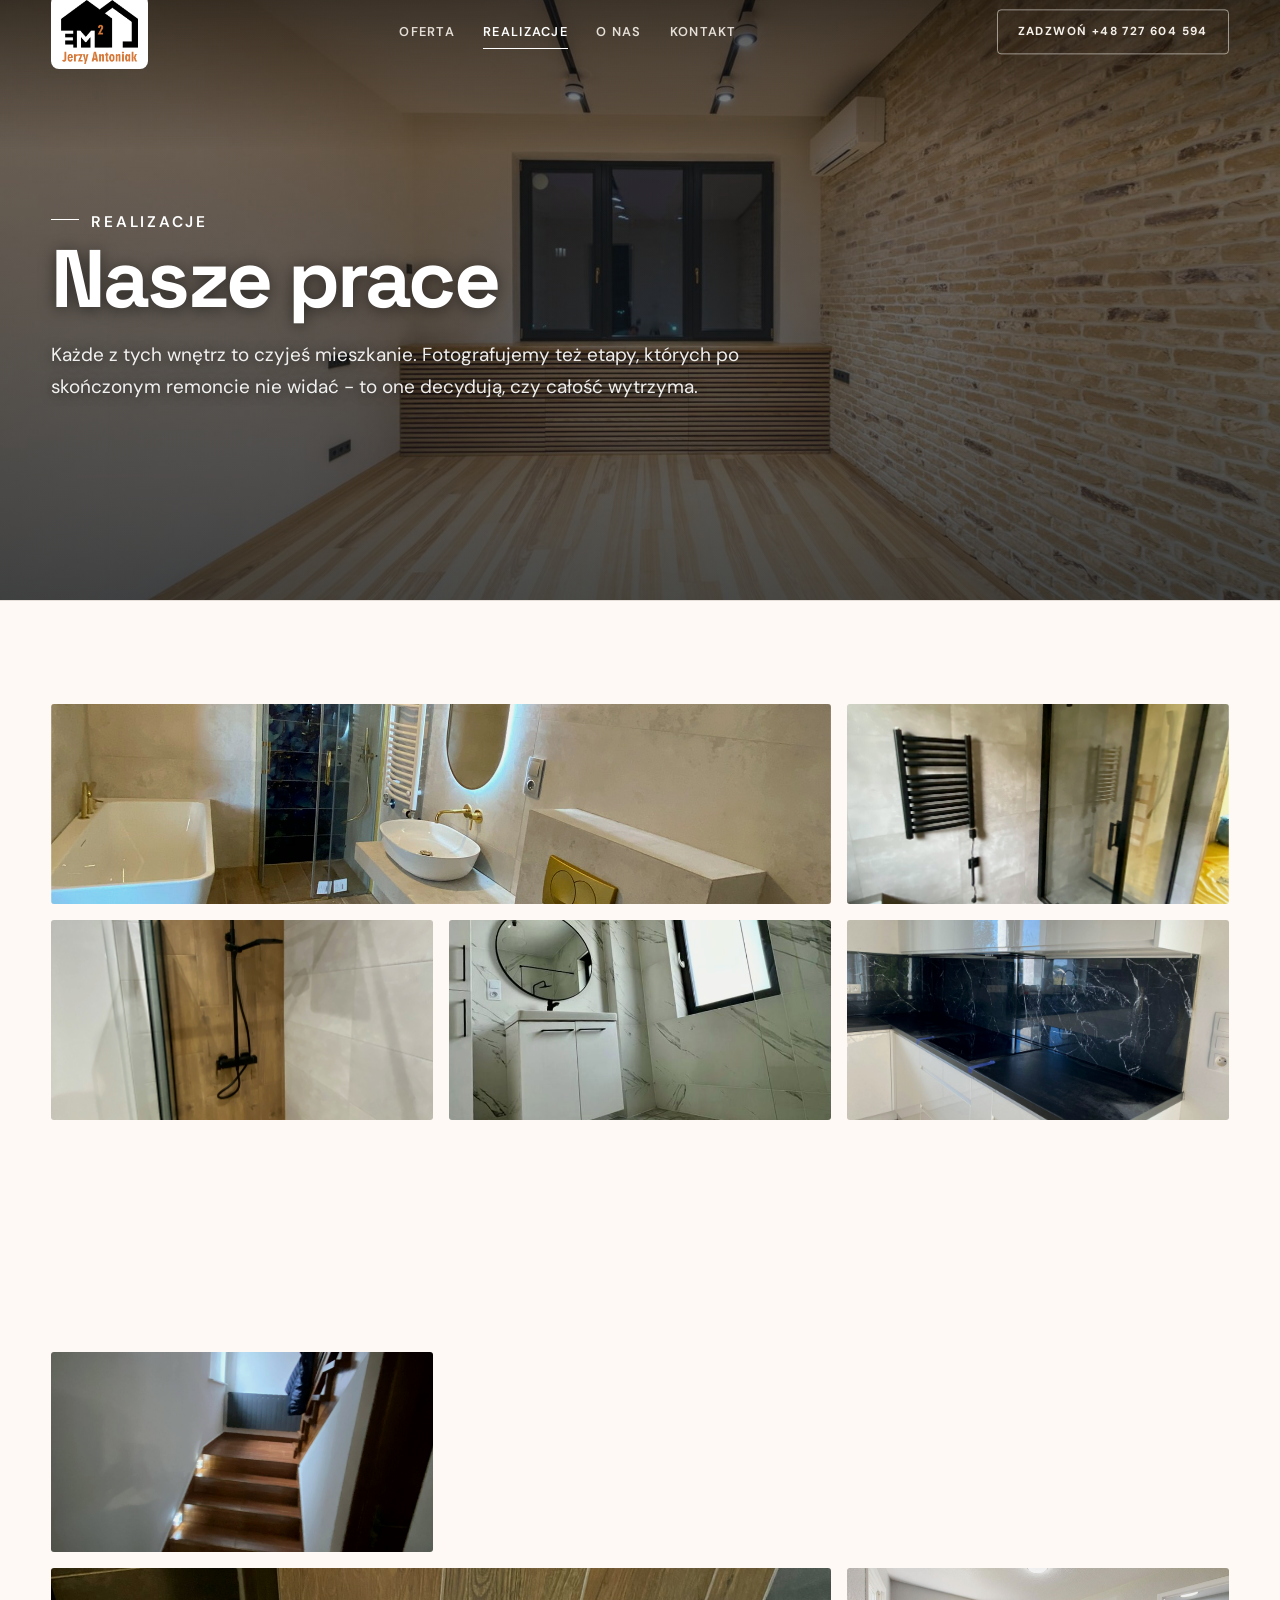
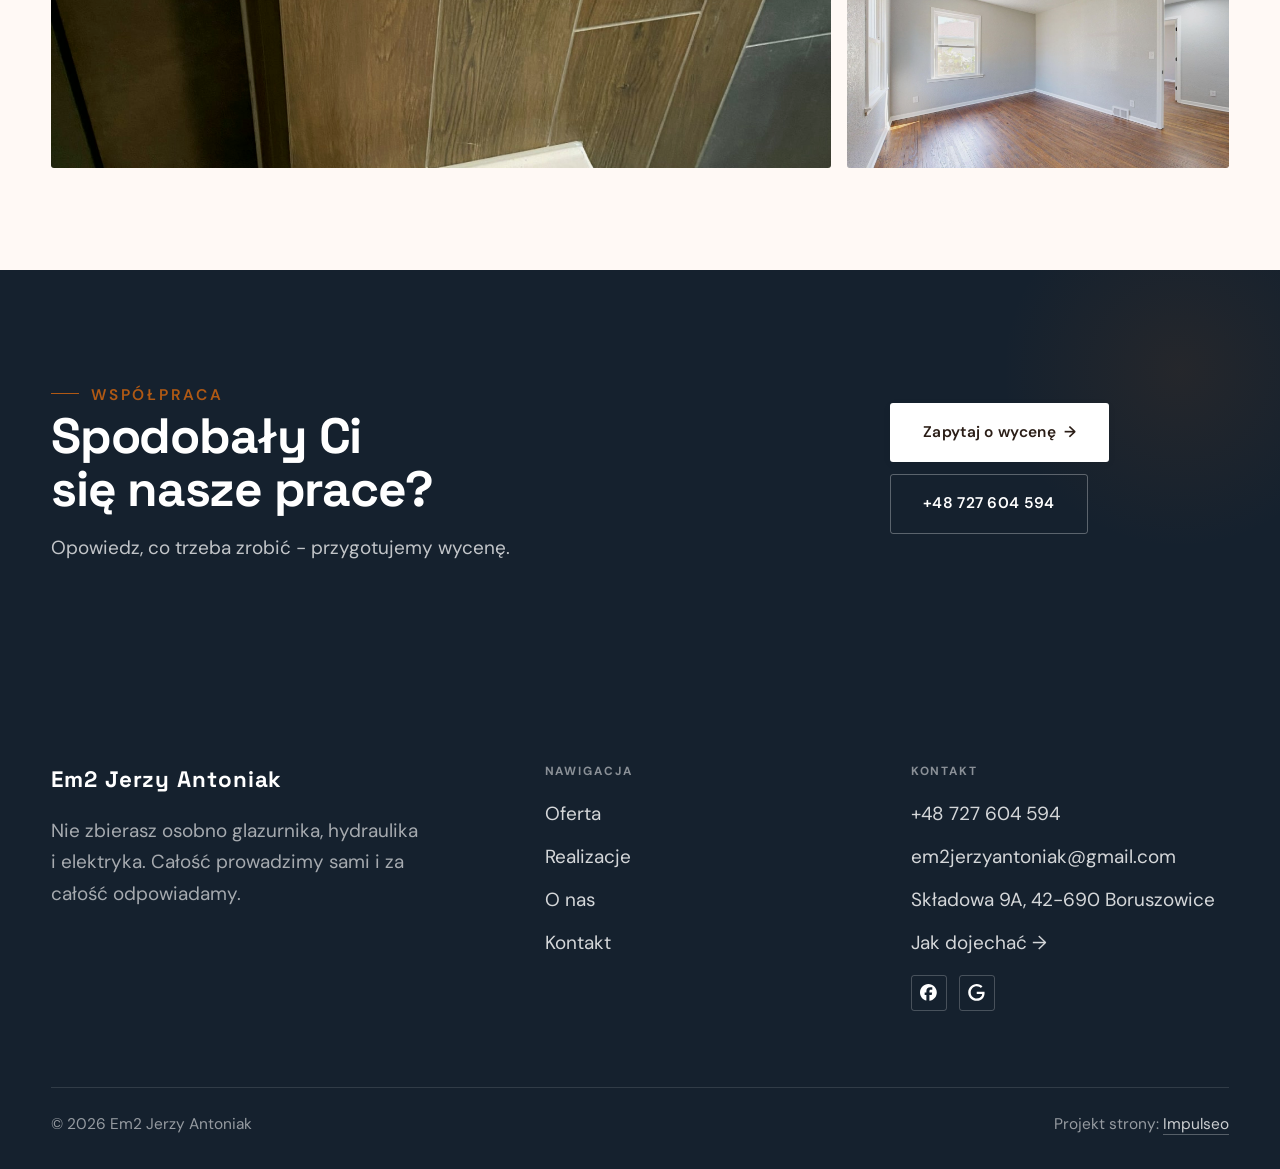
<file: realizacje.html>
<!DOCTYPE html>
<html lang="pl">
<head>
<meta charset="UTF-8">
<meta name="viewport" content="width=device-width, initial-scale=1.0">
<title>Realizacje - Em2 Jerzy Antoniak</title>
<meta name="description" content="Realizacje Em2 Jerzy Antoniak: Łazienka po remoncie, Glazura wielkoformatowa, Hydroizolacja pod płytki, Wnętrze pod klucz, Etap prac">
<link rel="canonical" href="https://kris20032.github.io/em2-jerzy-antoniak/realizacje.html">
<meta name="robots" content="noindex, nofollow">
<meta property="og:type" content="website">
<meta property="og:locale" content="pl_PL">
<meta property="og:site_name" content="Em2 Jerzy Antoniak">
<meta property="og:title" content="Realizacje - Em2 Jerzy Antoniak">
<meta property="og:description" content="Realizacje Em2 Jerzy Antoniak: Łazienka po remoncie, Glazura wielkoformatowa, Hydroizolacja pod płytki, Wnętrze pod klucz, Etap prac">
<meta property="og:url" content="https://kris20032.github.io/em2-jerzy-antoniak/realizacje.html">
<meta property="og:image" content="https://kris20032.github.io/em2-jerzy-antoniak/img/og.jpg">
<meta property="og:image:width" content="1200">
<meta property="og:image:height" content="630">
<meta name="twitter:card" content="summary_large_image">
<link rel="preconnect" href="https://fonts.googleapis.com">
<link rel="preconnect" href="https://fonts.gstatic.com" crossorigin>
<link href="https://fonts.googleapis.com/css2?family=Space+Grotesk:wght@500;600;700&family=DM+Sans:opsz,wght@9..40,400;9..40,500;9..40,600&display=swap" rel="stylesheet">
<link rel="stylesheet" href="assets/styles.css?v=f6cd0b90">
</head>
<body>

<header class="nav">
  <div class="wrap nav-inner">
    <a class="brand brand-has-logo" href="index.html"><img class="brand-logo" src="img/logo.png" alt="Em2 Jerzy Antoniak" width="521" height="433" decoding="async"></a>
    <nav class="nav-links">
      <a href="oferta.html">Oferta</a>
      <a href="realizacje.html" class="active" aria-current="page">Realizacje</a>
      <a href="o-nas.html">O nas</a>
      <a href="kontakt.html">Kontakt</a>
      <a href="tel:+48727604594" class="btn btn-accent">Zadzwoń +48 727 604 594</a>
    </nav>
    <button class="nav-toggle" aria-label="Menu"><span></span><span></span><span></span></button>
  </div>
</header>

<main>
<section class="pagehead">
  <img src="img/about.jpg" alt="Em2 Jerzy Antoniak - Nasze prace" width="1600" height="1068" decoding="async">
  <div class="wrap">
    <span class="eyebrow">Realizacje</span>
    <h1>Nasze prace</h1>
    <p>Każde z tych wnętrz to czyjeś mieszkanie. Fotografujemy też etapy, których po skończonym remoncie nie widać - to one decydują, czy całość wytrzyma.</p>
  </div>
</section>
<section>
  <div class="wrap">
    <div class="gallery">
      <div class="tile t-two3 reveal"><img src="img/g1.jpg" alt="Em2 Jerzy Antoniak" loading="lazy" width="1536" height="2048" decoding="async"></div>
      <div class="tile t-third reveal"><img src="img/g2.jpg" alt="Em2 Jerzy Antoniak" loading="lazy" width="1536" height="2048" decoding="async"></div>
      <div class="tile t-third reveal"><img src="img/g3.jpg" alt="Em2 Jerzy Antoniak" loading="lazy" width="1536" height="2048" decoding="async"></div>
      <div class="tile t-third reveal"><img src="img/g4.jpg" alt="Em2 Jerzy Antoniak" loading="lazy" width="712" height="974" decoding="async"></div>
      <div class="tile t-third reveal"><img src="img/g5.jpg" alt="Em2 Jerzy Antoniak" loading="lazy" width="1984" height="1468" decoding="async"></div>
      <div class="tile t-third reveal"><img src="img/g6.jpg" alt="Em2 Jerzy Antoniak" loading="lazy" width="1398" height="1930" decoding="async"></div>
      <div class="tile t-two3 reveal"><img src="img/g7.jpg" alt="Em2 Jerzy Antoniak" loading="lazy" width="1450" height="1970" decoding="async"></div>
      <div class="tile t-third reveal"><img src="img/g8.jpg" alt="Em2 Jerzy Antoniak" loading="lazy" width="1406" height="1936" decoding="async"></div>
      <div class="tile t-third reveal"><img src="img/g9.jpg" alt="Em2 Jerzy Antoniak" loading="lazy" width="1454" height="1928" decoding="async"></div>
      <div class="tile t-third reveal"><img src="img/g10.jpg" alt="Em2 Jerzy Antoniak" loading="lazy" width="1432" height="1956" decoding="async"></div>
      <div class="tile t-two3 reveal"><img src="img/g11.jpg" alt="Em2 Jerzy Antoniak" loading="lazy" width="1398" height="1930" decoding="async"></div>
      <div class="tile t-third reveal"><img src="img/g12.jpg" alt="Em2 Jerzy Antoniak" loading="lazy" width="1600" height="900" decoding="async"></div>
    </div>
  </div>
</section>
<section class="cta">
  <div class="wrap">
    <div class="reveal">
      <span class="eyebrow">Współpraca</span>
      <h2>Spodobały Ci się nasze prace?</h2>
      <p>Opowiedz, co trzeba zrobić - przygotujemy wycenę.</p>
    </div>
    <div class="cta-actions reveal">
      <a href="kontakt.html" class="btn btn-light">Zapytaj o wycenę <span class="arr">→</span></a>
      <a href="tel:+48727604594" class="btn btn-ghost btn-ghost-cta">+48 727 604 594</a>
    </div>
  </div>
</section>
</main>

<footer>
  <div class="wrap">
    <div class="foot-grid">
      <div class="foot-brand">
        <div class="name">Em2 Jerzy Antoniak</div>
        <p>Nie zbierasz osobno glazurnika, hydraulika i elektryka. Całość prowadzimy sami i za całość odpowiadamy.</p>
      </div>
      <div class="foot-col">
        <h4>Nawigacja</h4>
        <a href="oferta.html">Oferta</a>
        <a href="realizacje.html">Realizacje</a>
        <a href="o-nas.html">O nas</a>
        <a href="kontakt.html">Kontakt</a>
      </div>
      <div class="foot-col">
        <h4>Kontakt</h4>
        <a href="tel:+48727604594">+48 727 604 594</a>
        <a href="mailto:em2jerzyantoniak@gmail.com">em2jerzyantoniak@gmail.com</a>
        <p>Składowa 9A, 42-690 Boruszowice</p>
        <a href="https://www.google.com/maps?cid=13578690592887744601" target="_blank" rel="noopener">Jak dojechać →</a>
      <div class="foot-soc">
        <a class="soc" href="https://www.facebook.com/em2jerzyantoniak/" target="_blank" rel="noopener" aria-label="Facebook - Em2 Jerzy Antoniak"><svg viewBox="0 0 24 24" aria-hidden="true" focusable="false"><path d="M9.101 23.691v-7.98H6.627v-3.667h2.474v-1.58c0-4.085 1.848-5.978 5.858-5.978.401 0 .955.042 1.468.103a8.68 8.68 0 0 1 1.141.195v3.325a8.623 8.623 0 0 0-.653-.036 26.805 26.805 0 0 0-.733-.009c-.707 0-1.259.096-1.675.309a1.686 1.686 0 0 0-.679.622c-.258.42-.374.995-.374 1.752v1.297h3.919l-.386 2.103-.287 1.564h-3.246v8.245C19.396 23.238 24 18.179 24 12.044c0-6.627-5.373-12-12-12s-12 5.373-12 12c0 5.628 3.874 10.35 9.101 11.647Z" fill="currentColor"/></svg></a>
        <a class="soc" href="https://www.google.com/maps?cid=13578690592887744601" target="_blank" rel="noopener" aria-label="Google - Em2 Jerzy Antoniak"><svg viewBox="0 0 24 24" aria-hidden="true" focusable="false"><path d="M12.48 10.92v3.28h7.84c-.24 1.84-.853 3.187-1.787 4.133-1.147 1.147-2.933 2.4-6.053 2.4-4.827 0-8.6-3.893-8.6-8.72s3.773-8.72 8.6-8.72c2.6 0 4.507 1.027 5.907 2.347l2.307-2.307C18.747 1.44 16.133 0 12.48 0 5.867 0 .307 5.387.307 12s5.56 12 12.173 12c3.573 0 6.267-1.173 8.373-3.36 2.16-2.16 2.84-5.213 2.84-7.667 0-.76-.053-1.467-.173-2.053H12.48z" fill="currentColor"/></svg></a>
      </div>
      </div>
    </div>
    <div class="foot-bot">
      <span>© 2026 Em2 Jerzy Antoniak</span>
      <span>Projekt strony: <a class="foot-credit" href="https://impulseo.pl" target="_blank" rel="noopener">Impulseo</a></span>
    </div>
  </div>
</footer>
<div class="sticky-call"><a class="sc-call" href="tel:+48727604594"><svg class="ico-tel" width="16" height="16" viewBox="0 0 24 24" fill="none" aria-hidden="true"><path d="M6.6 10.8a15.5 15.5 0 0 0 6.6 6.6l2.2-2.2a1 1 0 0 1 1-.24 11.4 11.4 0 0 0 3.6.58 1 1 0 0 1 1 1V20a1 1 0 0 1-1 1A17 17 0 0 1 3 4a1 1 0 0 1 1-1h3.5a1 1 0 0 1 1 1c0 1.25.2 2.46.58 3.6a1 1 0 0 1-.25 1l-2.23 2.2Z" fill="currentColor"/></svg> Zadzwoń</a><a class="sc-quote" href="kontakt.html">Zadzwoń po wycenę</a></div>
<div class="demo-wazne" data-do="2026-10-25" data-cykl="3" hidden><svg class="dw-ico" width="13" height="13" viewBox="0 0 24 24" fill="none" aria-hidden="true"><circle cx="12" cy="12" r="8.6" stroke="currentColor" stroke-width="1.8"/><path d="M12 7.2V12l3.3 2" stroke="currentColor" stroke-width="1.8" stroke-linecap="round"/></svg><span class="dw-txt"></span></div>

<script src="assets/main.js"></script>
</body>
</html>
</file>
<file: assets/styles.css>
/* ============================================================
   STOLBASZ — premium, architektoniczny B2B fit-out
   Jasna paleta, zero brązu. System wg premium-web-craft.
   Projekt strony: Impulseo (impulseo.pl)
   ============================================================ */

:root{
  /* PALETA — jasna, architektoniczna, chłodna */
  --paper:#F4F6F8;          /* główne tło */
  --paper-2:#E7EBEF;        /* sekcje alternatywne (chłodny jasny szary) */
  --paper-3:#E7EBEF;        /* delikatne wypełnienia */
  --ink:#15212E;            /* tekst główny — chłodny grafit */
  --ink-soft:#243443;       /* nagłówki drugorzędne */
  --muted:#6B7785;          /* tekst poboczny */
  --line:rgba(21,33,46,.12);/* hairline */
  --accent:#E8A317;         /* stonowany petrol-slate — jedyny akcent */
  --accent-d:#C9870C;
  --accent-soft:rgba(232,163,23,.10);
  --dark:#15212E;           /* sekcje ciemne (stopka/CTA) */

  /* HOVER ZDJĘĆ — JEDEN standard dla całego silnika (decyzja K. 04.08.2026, artefakt z wariantami).
     AKTUALNE (K.+Szymon 09.08.2026, wybór z artefaktu 6 wariantów): zoom 1.05 przy 1.4s -
     przy tak długim czasie mocniejszy kadr NIE skacze, tylko „oddycha". Poprzedni standard
     (1.02 / .55s z 04.08) odbierany jako dynamiczny i szybki.
     Spoczynek lekko przygaszony, ale TYLKO tam, gdzie jest mysz (@media hover:hover) —
     na telefonie zdjęcia zostają w pełnej jasności. */
  --img-zoom:1.05;                   /* K.+Szymon 09.08: wariant F z artefaktu porównawczego */
  --img-rest:brightness(.95) saturate(.99);
  --img-hot:brightness(1.06) saturate(1.05);
  --img-dur:1.4s;                    /* K.+Szymon 09.08 (wariant F): powoli = elegancko */
  --img-ease:cubic-bezier(.16,.84,.44,1);  /* miękki ogon, efekt „oddychania" */

  /* ODSTĘPY — skala 4/8 */
  --space-1:4px; --space-2:8px; --space-3:12px; --space-4:16px; --space-5:24px;
  --space-6:32px; --space-7:48px; --space-8:64px; --space-9:96px; --space-10:128px;

  /* TYPOGRAFIA — fluid clamp() (skala podbita 16.07.2026: większe, czytelniejsze litery — uwaga Adama) */
  --text-sm:clamp(.9rem,.87rem + .12vw,1rem);
  --text-base:clamp(1.08rem,1.04rem + .18vw,1.2rem);
  --text-lg:clamp(1.24rem,1.15rem + .34vw,1.44rem);
  --text-h3:clamp(1.34rem,1.22rem + .55vw,1.66rem);
  --text-h2:clamp(2.1rem,1.66rem + 2.1vw,3.1rem);
  --text-h1:clamp(2.9rem,2.1rem + 4vw,5.1rem);

  /* PROMIENIE — architektoniczne, raczej ostre */
  --r-sm:3px; --r-md:6px; --r-lg:10px;

  /* RUCH */
  --ease:cubic-bezier(.25,.46,.45,.94); --dur:.24s;

  /* CIENIE — miękkie, warstwowe */
  --sh-sm:0 1px 2px rgba(16,24,32,.04), 0 2px 8px rgba(16,24,32,.05);
  --sh-md:0 2px 6px rgba(16,24,32,.05), 0 12px 28px -8px rgba(16,24,32,.12);
  --sh-lg:0 6px 14px rgba(16,24,32,.07), 0 26px 56px -18px rgba(16,24,32,.22);

  --hairline:1px solid var(--line);

  --font-display:'Space Grotesk','Inter',sans-serif;
  --font-body:'DM Sans','Inter',sans-serif;
}

*{box-sizing:border-box;margin:0;padding:0}
html{scroll-behavior:smooth}
body{
  font-family:var(--font-body);
  font-size:var(--text-base);
  line-height:1.65;
  color:var(--ink);
  background:var(--paper);
  -webkit-font-smoothing:antialiased;
  text-rendering:optimizeLegibility;
}
img{max-width:100%;height:auto;display:block}  /* height:auto = width/height z atrybutów trzyma proporcje (TOP#12) */
a{color:inherit;text-decoration:none}

.wrap{width:min(92%,1180px);margin-inline:auto}
section{padding-block:clamp(52px,6.5vw,96px)}

h1,h2,h3{font-family:var(--font-display);font-weight:700;line-height:1.08;letter-spacing:-.02em;color:var(--ink)}
h1{font-size:var(--text-h1);letter-spacing:-.035em}
h2{font-size:var(--text-h2);letter-spacing:-.025em}
h3{font-size:var(--text-h3)}
/* MIARA — długość wiersza. WCAG 2.2 SC 1.4.8: max 80 znaków; Butterick: 45–90.
   68ch daje realnie 72–78 znaków polskiego tekstu, czyli z zapasem pod granicą.
   Wcześniej limit miał TYLKO <p> — <li>, <blockquote> i <dd> nie miały żadnego,
   i to jedyny powód, dla którego 23 bloki na dwóch oddanych stronach jadą po
   83–106 znaków w wierszu (pomiar 07.08.2026, bramka `miara`).
   ⚠️ Listy i definicje ograniczamy TYLKO bez klasy: `ul`/`ol` z klasą to u nas
   układ (siatki kafli, menu), a nie tekst ciągły — tam miarę wyznacza układ. */
/* 60ch, nie 68ch (K. 10.08): po zmianie fontów na węższe kroje (DM Sans i spółka)
   w 68ch mieściło się ~90 znaków - bramka pikselowa słusznie zgłaszała przekroczenie
   granicy 80. Pomiar na żywej przeglądarce: 60ch = 90 znaków, 53ch = ~78 znaków, czyli normę WCAG 1.4.8. */
:root{ --miara:53ch }
p{max-width:min(100%,var(--miara))}
blockquote,
ul:not([class])>li, ol:not([class])>li,
dl:not([class])>dd{max-width:min(100%,var(--miara))}

/* ⚠️ Świadomie BEZ wyjątku `.tile p,.card p,.svc p{max-width:none}`, choć nasuwa się sam:
   te akapity BYŁY już ograniczone (stare `p{max-width:65ch}`), więc „wyjątek" nie odblokowałby
   niczego nowego — tylko ROZLUŹNIŁ stan sprzed zmiany na wszystkich demach naraz.
   `figcaption` żadna z reguł wyżej nie dotyczy, więc też nie potrzebuje zwolnienia. */

/* ŁAMANIE. `balance` wyrównuje długości wierszy w nagłówku, `pretty` pilnuje ostatniego
   wiersza akapitu, żeby nie został w nim jeden wyraz. Obsługiwane od Chrome 117 /
   Safari 17.5; starsze przeglądarki po prostu ignorują tę własność.
   `text-wrap:pretty` nie występowało dotąd ANI RAZ w silniku ani w repo klientów. */
h1,h2,h3,.lead,.lede{text-wrap:balance}
p,li,blockquote,dd{text-wrap:pretty}

.eyebrow{
  font-family:var(--font-body);
  font-size:var(--text-sm);
  font-weight:600;
  letter-spacing:.18em;
  text-transform:uppercase;
  color:var(--accent);
  display:inline-flex;align-items:center;gap:var(--space-3);
}
/* flex:none + margin-top = kreska trzyma się PIERWSZEJ linii. Wcześniej align-items:center
   centrowało ją względem całego bloku i przy zawinięciu (długi kicker typu
   „…WNĘTRZ · LESZNO · OD 2019") druga linia lądowała z brzydkim wcięciem. */
.eyebrow{align-items:flex-start}
.eyebrow>*,.eyebrow{text-wrap:balance}   /* dlugi kicker lamal sie na sierote typu samo „2019" w drugiej linii */
.eyebrow::before{content:"";width:28px;height:1px;background:var(--accent);display:inline-block;flex:none;margin-top:.62em}

.muted{color:var(--muted)}
.lead{font-size:var(--text-lg);line-height:1.55;color:var(--ink-soft);max-width:50ch}

/* ---------- BUTTONS ---------- */
.btn{
  display:inline-flex;align-items:center;gap:var(--space-2);
  font-weight:600;font-size:var(--text-sm);letter-spacing:.02em;
  padding:var(--space-4) var(--space-6);
  border-radius:var(--r-sm);
  transition:transform var(--dur) var(--ease),box-shadow var(--dur) var(--ease),background var(--dur) var(--ease);
  cursor:pointer;border:1px solid transparent;
}
.btn-accent{background:var(--accent);color:#fff;box-shadow:var(--sh-sm)}
.btn-accent:hover{background:var(--accent-d);transform:translateY(-2px);box-shadow:var(--sh-md)}
.btn-accent:active{transform:translateY(0);box-shadow:var(--sh-sm)}
.btn-ghost{background:transparent;color:var(--ink);border-color:var(--line)}
.btn-ghost:hover{border-color:var(--accent);color:var(--accent);transform:translateY(-2px)}
.btn-light{background:#fff;color:var(--ink);box-shadow:var(--sh-sm)}
.btn-light:hover{transform:translateY(-2px);box-shadow:var(--sh-md)}
.btn .arr{transition:transform var(--dur) var(--ease)}
.btn:hover .arr{transform:translateX(4px)}

/* ---------- NAV ---------- */
.nav{
  position:sticky;top:0;z-index:50;
  background:color-mix(in srgb,var(--paper) 88%,transparent);
  backdrop-filter:saturate(140%) blur(10px);
  border-bottom:var(--hairline);
}
.nav-inner{display:flex;align-items:center;justify-content:space-between;gap:var(--space-5);height:72px}
/* ANTY-NACHODZENIE (K. 05.08.2026): długa nazwa firmy + przycisk z pełnym numerem nie mieściły się w pasku
   i flex ściskał linki PONIŻEJ ich treści - "Kontakt" wchodził na ramkę "Zadzwoń +48 ...". Teraz ustępuje
   nazwa marki (skrót wielokropkiem), a menu i przycisk nigdy się nie kurczą ani nie zachodzą na siebie. */
.brand{display:flex;flex-direction:column;line-height:1;min-width:0;flex:0 1 auto}
.brand .name{font-family:var(--font-display);font-weight:800;font-size:1.35rem;letter-spacing:.04em;white-space:nowrap;overflow:hidden;text-overflow:ellipsis}
.brand .sub{font-size:.62rem;letter-spacing:.34em;text-transform:uppercase;color:var(--muted);margin-top:5px;white-space:nowrap;overflow:hidden;text-overflow:ellipsis}
.nav-links{display:flex;align-items:center;gap:var(--space-6);flex:0 0 auto}
.nav-links a{font-size:var(--text-sm);font-weight:500;color:var(--ink-soft);position:relative;padding-block:4px;white-space:nowrap;transition:color var(--dur) var(--ease)}
.nav-links a::after{content:"";position:absolute;left:0;bottom:0;width:0;height:1.5px;background:var(--accent);transition:width var(--dur) var(--ease)}
.nav-links a:hover,.nav-links a.active{color:var(--ink)}
.nav-links a:hover::after,.nav-links a.active::after{width:100%}
.nav-links .btn{padding:var(--space-2) var(--space-5)}
/* przyciski w nav: właściwy kolor (przebij .nav-links a) + bez podkreślenia */
.nav-links a.btn-accent{color:#fff}
.nav-links a.btn-ghost,.nav-links a.btn-light{color:var(--ink)}
/* CTA w pasku: NIE podkreślenie spod linków menu, ale ten sam przelatujący błysk,
   co na wszystkich innych przyciskach (zgłoszenie K. 13.08.2026 - „na hero jest efekt
   światła przechodzącego przez przycisk, na navbarze go nie ma, a mają być identyczne").
   Reguła `.nav-links a::after` jest silniejsza od `.btn::after`, więc trzeba jej
   geometrię wyzerować i wpisać połysk z nazwy - samo `display:none` gasiło efekt. */
.nav-links a.btn::after{
  display:block;content:"";position:absolute;inset:0;z-index:-1;pointer-events:none;
  width:auto;height:auto;border-radius:inherit;   /* kasuje geometrię podkreślenia (width:0;height:1.5px) */
  background:linear-gradient(100deg,transparent 32%,rgba(255,255,255,.20) 50%,transparent 68%);
  translate:-120% 0}
@media (prefers-reduced-motion:no-preference){
  .nav-links a.btn:hover::after{translate:120% 0;transition:translate .75s var(--mt-ease,cubic-bezier(.16,.84,.44,1))}
}
.nav-toggle{display:none;background:none;border:none;cursor:pointer;flex-direction:column;gap:5px;padding:8px}
.nav-toggle span{width:24px;height:2px;background:var(--ink);transition:var(--dur)}
/* Ciasny zakres MIĘDZY menu mobilnym a pełnym pulpitem: zbijamy odstępy i nazwę marki,
   żeby wszystko zmieściło się naturalnie, zanim w ogóle dojdzie do skracania wielokropkiem. */
@media(max-width:1280px) and (min-width:921px){
  .nav-links{gap:var(--space-4)}
  .nav-links .btn{padding:var(--space-2) var(--space-4)}
  .brand .name{font-size:1.15rem}
}

/* ---------- HERO (split) ---------- */
.hero{position:relative;overflow:hidden;border-bottom:var(--hairline)}
.hero-grid{display:grid;grid-template-columns:1.05fr .95fr;gap:clamp(24px,4vw,60px);align-items:center;
  padding-block:clamp(36px,4.5vw,64px)}
.hero-copy .eyebrow{margin-bottom:var(--space-5)}
.hero-copy h1{margin-bottom:var(--space-5)}
.hero-copy .lead{margin-bottom:var(--space-7)}
.hero-actions{display:flex;flex-wrap:wrap;gap:var(--space-4)}
.hero-art{position:relative;aspect-ratio:4/3;border-radius:var(--r-lg);overflow:hidden;box-shadow:var(--sh-lg)}
.hero-art img{width:100%;height:100%;object-fit:cover}
.hero-art::after{content:"";position:absolute;inset:0;background:linear-gradient(180deg,transparent 55%,rgba(18,24,28,.28))}
.hero-badge{position:absolute;left:var(--space-5);bottom:var(--space-5);z-index:2;
  background:rgba(252,252,251,.94);backdrop-filter:blur(4px);
  border-radius:var(--r-md);padding:var(--space-4) var(--space-5);box-shadow:var(--sh-md);max-width:78%}
.hero-badge strong{display:block;font-family:var(--font-display);font-size:1rem;letter-spacing:-.01em}
.hero-badge span{font-size:var(--text-sm);color:var(--muted)}

/* ---------- HERO duży / kinowy (strona główna) ---------- */
.hero-cine{position:relative;min-height:clamp(560px,82vh,840px);min-height:clamp(560px,82svh,840px);display:flex;align-items:center;overflow:hidden;border-bottom:var(--hairline)}
.hero-cine>img{position:absolute;inset:0;width:100%;height:100%;object-fit:cover;z-index:0}
.hero-cine::after{content:"";position:absolute;inset:0;z-index:1;
  background:linear-gradient(95deg,rgba(13,18,23,.86) 0%,rgba(13,18,23,.64) 32%,rgba(13,18,23,.24) 62%,rgba(13,18,23,.04) 100%)}
.hero-cine .wrap{position:relative;z-index:2;padding-block:var(--space-8)}
.hero-cine .hero-copy{max-width:660px}
.hero-cine .eyebrow{color:#fff;margin-bottom:var(--space-5)}
.hero-cine .eyebrow::before{background:#fff}
.hero-cine h1{color:#fff;margin-bottom:var(--space-5);font-size:clamp(2.9rem,2rem + 4.4vw,5.2rem);text-wrap:balance}
.hero-cine .lead{color:rgba(255,255,255,.92);max-width:48ch;margin-bottom:var(--space-7)}
.hero-cine .hero-actions{display:flex;flex-wrap:wrap;gap:var(--space-4)}
/* NISKIE OKNO (laptop z dokiem i paskami przeglądarki ma ~700-780 px wysokości widoku):
   H1 do 5.2rem + długi lead nie mieściły się i przyciski wypadały POD krawędź ekranu -
   klient widział stronę bez ani jednego CTA. Skalujemy w dół, zamiast przycinać treść. */
@media(min-width:821px) and (max-height:820px){
  .hero-cine{min-height:clamp(520px,94svh,780px)}
  .hero-cine .wrap{padding-block:var(--space-6)}
  .hero-cine h1{font-size:clamp(2.2rem,1.5rem + 2.6vw,3.6rem);margin-bottom:var(--space-4)}
  .hero-cine .eyebrow{margin-bottom:var(--space-4)}
  .hero-cine .lead{margin-bottom:var(--space-5);max-width:44ch}
}
@media(max-width:680px){
  .hero-cine{min-height:clamp(520px,76vh,640px);min-height:clamp(520px,76svh,640px);align-items:flex-end}
  .hero-cine::after{background:linear-gradient(0deg,rgba(13,18,23,.9) 6%,rgba(13,18,23,.45) 55%,rgba(13,18,23,.25) 100%)}
  .hero-cine .wrap{padding-bottom:var(--space-9)}
  /* TELEFON (~90% oglądających): lead potrafił zająć 8 linii i zepchnąć CTA poza pierwszy ekran.
     Zwężamy interlinię i skalę - treści nie ucinamy, bo to ona sprzedaje. */
  .hero-cine .lead{font-size:.98rem;line-height:1.5;margin-bottom:var(--space-5)}
  .hero-cine .eyebrow{font-size:.72rem;letter-spacing:.13em;margin-bottom:var(--space-4)}
  .hero-cine .eyebrow::before{width:20px}
  .hero-cine h1{margin-bottom:var(--space-4)}
}

/* full-bleed hero variant (podstrony) */
.pagehead{position:relative;min-height:46vh;min-height:46svh;display:flex;align-items:flex-end;overflow:hidden;border-bottom:var(--hairline)}
.pagehead img{position:absolute;inset:0;width:100%;height:100%;object-fit:cover}
/* 10.08.2026 (decyzja K.): mocniejsze przyciemnienie + cień pod tekstem. Bramka mierzyła na
   nagłówkach podstron 3,38-3,43:1 przy wymaganych 4,5 — jasne zdjęcie (hala, śnieg, niebo)
   podchodziło pod biały tekst. Zdjęcia klientów są różne, więc kontrast musi dawać WARSTWA,
   a nie szczęśliwy dobór kadru. */
.pagehead::after{content:"";position:absolute;inset:0;background:linear-gradient(180deg,rgba(18,24,28,.40),rgba(18,24,28,.76))}
.pagehead .wrap{position:relative;z-index:2;padding-block:var(--space-9);color:#fff}
.pagehead h1{color:#fff;max-width:18ch;text-shadow:0 2px 16px rgba(0,0,0,.55)}
.pagehead .eyebrow{color:#fff}
.pagehead .eyebrow::before{background:#fff}
.pagehead p{color:rgba(255,255,255,.92);margin-top:var(--space-4);max-width:54ch;text-shadow:0 1px 12px rgba(0,0,0,.5)}

/* ---------- STRIP (pasek skrótów / liczby) ---------- */
.strip{background:var(--dark);color:#fff}
/* PASEK HASEŁ — standard 04.08.2026 (decyzja K.): 5 haseł w JEDNYM rzędzie, tekst WYŚRODKOWANY,
   węższe marginesy boczne niż reszta strony (pasek ma iść szerzej), równe wysokości kolumn. */
.strip .wrap{width:min(96%,1440px);display:grid;grid-template-columns:repeat(5,1fr);
  gap:var(--space-5);padding-block:var(--space-7);align-items:stretch}
.strip .item .k{font-family:var(--font-display);font-size:clamp(1.05rem,.82rem + .85vw,1.55rem);
  font-weight:800;letter-spacing:-.02em;color:#fff;line-height:1.18;text-wrap:balance}
.strip .item .v{font-size:var(--text-sm);color:rgba(255,255,255,.66);margin-top:var(--space-2);line-height:1.4}
.strip .item{border-left:2px solid var(--accent);padding-inline:var(--space-4);
  text-align:center;display:flex;flex-direction:column;justify-content:center}
/* liczba kolumn = liczba haseł, żeby ostatnie nie zostawało samo w drugim rzędzie.
   Klasę n-N nadaje multipage.py; domyślnie (bez klasy) pasek jest 5-kolumnowy. */
.strip.n-2 .wrap{grid-template-columns:repeat(2,1fr)}
.strip.n-3 .wrap{grid-template-columns:repeat(3,1fr)}
.strip.n-4 .wrap{grid-template-columns:repeat(4,1fr);gap:var(--space-6)}
.strip.n-4 .item .k{font-size:clamp(1.3rem,1rem + 1.1vw,2rem)}
.strip.n-6 .wrap{grid-template-columns:repeat(6,1fr);gap:var(--space-4)}
.strip.n-6 .item .k{font-size:clamp(.98rem,.8rem + .7vw,1.35rem)}
/* równe łamanie: zamiast "długa linia + jedno słowo" obie linie zbliżonej długości */
.strip .item .k{text-wrap:balance}

/* ---------- SECTION HEAD ---------- */
.head{max-width:48rem;margin-bottom:var(--space-8)}
.head.center{margin-inline:auto;text-align:center}
.head .eyebrow{margin-bottom:var(--space-4)}
.head h2{margin-bottom:var(--space-4)}
.head p{color:var(--muted);font-size:var(--text-lg);line-height:1.55}
.head.center p{margin-inline:auto}

/* ---------- INTRO SPLIT ---------- */
.split{display:grid;grid-template-columns:.92fr 1.08fr;gap:clamp(28px,5vw,80px);align-items:center}
.split.rev{grid-template-columns:1.08fr .92fr}
.split.rev .split-art{order:-1}
.split-art{position:relative;aspect-ratio:5/4;border-radius:var(--r-lg);overflow:hidden;box-shadow:var(--sh-lg)}
.split-art img{width:100%;height:100%;object-fit:cover}
.split-copy h2{margin-bottom:var(--space-5)}
.split-copy p+p{margin-top:var(--space-4)}
.split-copy .btn{margin-top:var(--space-6)}

/* ---------- SERVICES (zakres) ---------- */
.svc-grid{display:grid;grid-template-columns:repeat(auto-fit,minmax(280px,1fr));gap:var(--space-5)}
.svc{background:#fff;border:var(--hairline);border-radius:var(--r-md);padding:var(--space-7) var(--space-6);
  transition:transform var(--dur) var(--ease),box-shadow var(--dur) var(--ease),border-color var(--dur) var(--ease);
  position:relative;overflow:hidden}
.svc::before{content:"";position:absolute;left:0;top:0;width:3px;height:0;background:var(--accent);transition:height var(--dur) var(--ease)}
.svc:hover{transform:translateY(-4px);box-shadow:var(--sh-md);border-color:transparent}
.svc:hover::before{height:100%}
.svc .ic{font-family:var(--font-display);font-size:.8rem;font-weight:700;letter-spacing:.12em;color:var(--accent);margin-bottom:var(--space-4)}
.svc h3{margin-bottom:var(--space-3);font-size:1.22rem}
.svc p{color:var(--muted);font-size:var(--text-base);line-height:1.6}

/* big detailed service rows */
.svc-row{display:grid;grid-template-columns:.8fr 1.2fr;gap:clamp(20px,4vw,60px);align-items:center;padding-block:var(--space-8)}
.svc-row+.svc-row{border-top:var(--hairline)}
.svc-row.rev{grid-template-columns:1.2fr .8fr}
/* Naprzemienny układ wierszy oferty: co drugi wiersz ma zdjęcie po PRAWEJ.
   Było `order:-1` — martwy kod, bo zdjęcie i tak jest pierwszym dzieckiem w HTML,
   więc wszystkie wiersze wyglądały identycznie (zdjęcie zawsze z lewej), a `rev`
   zmieniało tylko szerokość kolumn. Znalezione 29.07.2026 przy różnicowaniu kierunków
   animacji (pomiar pozycji: art.mid 390/502 przy row.mid 756 — zawsze lewa strona). */
.svc-row.rev .svc-row-art{order:2}
.svc-row-art{aspect-ratio:4/3;border-radius:var(--r-md);overflow:hidden;box-shadow:var(--sh-md)}
.svc-row-art img{width:100%;height:100%;object-fit:cover}
.svc-row h3{font-size:1.5rem;margin-bottom:var(--space-4)}
.svc-row .num{font-family:var(--font-display);font-size:.85rem;font-weight:700;letter-spacing:.14em;color:var(--accent);display:block;margin-bottom:var(--space-3)}
.svc-row ul{list-style:none;margin-top:var(--space-4);display:flex;flex-direction:column;gap:var(--space-2)}
.svc-row li{position:relative;padding-left:var(--space-5);color:var(--muted);font-size:var(--text-base)}
.svc-row li::before{content:"";position:absolute;left:0;top:.62em;width:8px;height:1px;background:var(--accent)}

/* ---------- GALLERY (realizacje) ---------- */
.gallery{display:grid;grid-template-columns:repeat(12,1fr);gap:var(--space-4);grid-auto-rows:200px}
/* GALERIA MASONRY — pionowe zdjęcia (portrety beauty/wellness) bez przycinania: kolumny, height auto */
.gallery-masonry{column-count:3;column-gap:var(--space-4)}
@media(max-width:900px){.gallery-masonry{column-count:2}}
@media(max-width:560px){.gallery-masonry{column-count:1}}
.gallery-masonry .m-tile{break-inside:avoid;margin:0 0 var(--space-4);padding:0;position:relative;overflow:hidden;border-radius:var(--r-md);border:1px solid var(--line)}
.gallery-masonry .m-tile img{width:100%;height:auto;display:block}
.gallery-masonry .m-tile .cap{position:absolute;left:0;right:0;bottom:0;padding:var(--space-4);color:#fff;background:linear-gradient(0deg,rgba(0,0,0,.55),transparent);font-size:var(--text-sm)}
.gallery-masonry .m-tile .cap small{display:block;font-weight:400;opacity:.78;letter-spacing:.04em;text-transform:uppercase;font-size:.66rem;margin-top:3px}
.tile{position:relative;overflow:hidden;border-radius:var(--r-md);box-shadow:var(--sh-sm);
  transition:transform var(--dur) var(--ease),box-shadow var(--dur) var(--ease)}
.tile img{width:100%;height:100%;object-fit:cover;
  transition:transform var(--img-dur) var(--img-ease),filter var(--img-dur) var(--img-ease)}
.tile:hover{box-shadow:var(--sh-md)}
.tile .cap{position:absolute;left:0;right:0;bottom:0;padding:var(--space-5) var(--space-4) var(--space-4);
  /* mocniejszy spad + cien pod tekstem: na JASNYCH zdjeciach klienta (biale fronty, sciany)
     slaby gradient dawal kontrast ~1.5:1 zamiast wymaganych 3.6:1 (bramka wygladu, 10.08.2026) */
  background:linear-gradient(transparent 10%,rgba(18,24,28,.55) 40%,rgba(18,24,28,.88) 68%,rgba(18,24,28,.99));color:#fff;
  text-shadow:0 1px 2px rgba(0,0,0,.85),0 2px 10px rgba(0,0,0,.55);
  font-size:var(--text-sm);font-weight:600;letter-spacing:.01em;
  opacity:0;transform:translateY(8px);transition:var(--dur) var(--ease)}
.tile:hover .cap{opacity:1;transform:translateY(0)}
.tile .cap small{display:block;font-weight:400;opacity:.78;letter-spacing:.04em;text-transform:uppercase;font-size:.66rem;margin-top:3px}
/* bento spans */
.t-wide{grid-column:span 6}
.t-tall{grid-column:span 6;grid-row:span 2}
.t-std{grid-column:span 6}
.t-third{grid-column:span 4}
.t-two3{grid-column:span 8}

/* ---------- TRUST / WIARYGODNOŚĆ ---------- */
.trust{background:var(--paper-2)}
.trust-grid{display:grid;grid-template-columns:repeat(auto-fit,minmax(240px,1fr));gap:var(--space-5);margin-top:var(--space-7)}
.trust-card{background:#fff;border-radius:var(--r-md);padding:var(--space-7) var(--space-6);box-shadow:var(--sh-sm);border-top:3px solid var(--accent)}
.trust-card .big{font-family:var(--font-display);font-size:clamp(1.8rem,1.3rem + 1.6vw,2.6rem);font-weight:800;letter-spacing:-.02em;color:var(--ink);line-height:1}
.trust-card h3{font-size:1.12rem;margin:var(--space-3) 0 var(--space-2)}
.trust-card p{color:var(--muted);font-size:var(--text-base);line-height:1.55}

/* ---------- CTA band ---------- */
.cta{background:var(--dark);color:#fff;position:relative;overflow:hidden}
/* telefon w CTA: na ciemnym tle biały (domyślnie), rodziny z JASNYM tłem CTA
   nadpisują to u siebie - wcześniej kolor siedział w stylu inline i wygrywał z rodziną. */
.cta .btn-ghost-cta{color:#fff;border-color:rgba(255,255,255,.3)}
.cta .wrap{display:grid;grid-template-columns:1.4fr .6fr;gap:var(--space-7);align-items:center;position:relative;z-index:2}
.cta h2{color:#fff;max-width:20ch}
.cta p{color:rgba(255,255,255,.74);margin-top:var(--space-4)}
.cta-actions{display:flex;flex-direction:column;gap:var(--space-3);align-items:flex-start}
.cta::before{content:"";position:absolute;right:-80px;top:-80px;width:360px;height:360px;border-radius:50%;
  background:radial-gradient(circle,var(--accent-soft),transparent 70%)}

/* ---------- CONTACT ---------- */
.contact-grid{display:grid;grid-template-columns:.85fr 1.15fr;gap:clamp(28px,4vw,56px);align-items:start}
.info-list{display:flex;flex-direction:column;gap:var(--space-2)}
.info-row{display:flex;gap:var(--space-4);align-items:flex-start;padding-block:var(--space-4);border-bottom:var(--hairline)}
.info-row .ic{flex:none;width:42px;height:42px;display:grid;place-items:center;border-radius:50%;
  background:var(--accent-soft);color:var(--accent);font-size:1.05rem}
.info-row .lbl{font-size:.72rem;letter-spacing:.14em;text-transform:uppercase;color:var(--muted)}
.info-row .val{font-weight:600;font-size:var(--text-base);margin-top:2px}
.info-row a.val:hover{color:var(--accent)}
.map{border:none;border-radius:var(--r-lg);box-shadow:var(--sh-md);width:100%;height:100%;min-height:380px;filter:grayscale(.2) contrast(1.02)}
.form{background:#fff;border:var(--hairline);border-radius:var(--r-lg);padding:clamp(24px,3vw,40px);box-shadow:var(--sh-sm)}
.form .fld{margin-bottom:var(--space-5)}
.form label{display:block;font-size:var(--text-sm);font-weight:600;margin-bottom:var(--space-2)}
.form input,.form textarea{width:100%;font-family:inherit;font-size:var(--text-base);color:var(--ink);
  padding:var(--space-4);border:var(--hairline);border-radius:var(--r-sm);background:var(--paper);transition:border-color var(--dur)}
.form input:focus,.form textarea:focus{outline:none;border-color:var(--accent);background:#fff}
.form textarea{resize:vertical;min-height:120px}
.form .note{font-size:var(--text-sm);color:var(--muted);margin-top:var(--space-3)}

/* ---------- FOOTER ---------- */
footer{background:var(--dark);color:#fff;padding-block:var(--space-9) var(--space-6)}
.foot-grid{display:grid;grid-template-columns:1.4fr 1fr 1fr;gap:var(--space-7);margin-bottom:var(--space-8)}
.foot-brand .name{font-family:var(--font-display);font-weight:800;font-size:1.4rem;letter-spacing:.04em}
.foot-brand p{color:rgba(255,255,255,.62);margin-top:var(--space-4);font-size:var(--text-base);max-width:38ch}
.foot-col h4{font-size:.74rem;letter-spacing:.16em;text-transform:uppercase;color:rgba(255,255,255,.5);margin-bottom:var(--space-4)}
.foot-col a,.foot-col p{display:block;color:rgba(255,255,255,.82);font-size:var(--text-base);margin-bottom:var(--space-3)}
.foot-col a:hover{color:#fff}
.foot-bot{border-top:1px solid rgba(255,255,255,.12);padding-top:var(--space-5);display:flex;justify-content:space-between;flex-wrap:wrap;gap:var(--space-3);
  font-size:var(--text-sm);color:rgba(255,255,255,.55)}
.foot-bot a:hover{color:#fff}
/* Podpis w stopce = klikalny link do impulseo.pl (31.07.2026). Ma być WIDOCZNIE klikalny,
   ale nie krzyczeć - stąd sam kolor jaśniejszy + delikatne podkreślenie na najeździe. */
.foot-bot a.foot-credit{color:rgba(255,255,255,.78);text-decoration:none;border-bottom:1px solid rgba(255,255,255,.28)}
.foot-bot a.foot-credit:hover{color:#fff;border-bottom-color:#fff}

/* ---------- REVEAL ---------- */
.reveal{opacity:0;transform:translateY(22px);transition:opacity .6s var(--ease),transform .6s var(--ease)}
.reveal.in{opacity:1;transform:none}

/* ---------- RESPONSIVE ---------- */
@media(max-width:920px){
  .hero-grid,.split,.split.rev,.svc-row,.svc-row.rev,.cta .wrap,.contact-grid,.foot-grid{grid-template-columns:1fr}
  .split.rev .split-art,.svc-row.rev .svc-row-art{order:0}
  .hero-art{aspect-ratio:16/10;max-height:420px}
  .strip .wrap,.strip.n-2 .wrap,.strip.n-3 .wrap,.strip.n-4 .wrap,.strip.n-6 .wrap{grid-template-columns:repeat(2,1fr);gap:var(--space-6)}
  .strip .item .k,.strip.n-6 .item .k{font-size:clamp(1.3rem,1.1rem + 1vw,2rem)}
  .gallery{grid-auto-rows:180px}
  .t-wide,.t-tall,.t-std,.t-third,.t-two3{grid-column:span 6}
  .t-tall{grid-row:span 1}
  .cta-actions{flex-direction:row;flex-wrap:wrap}
  .foot-grid{gap:var(--space-6)}
}
@media(max-width:680px){
  .nav-links{position:fixed;inset:72px 0 auto 0;background:var(--paper);flex-direction:column;align-items:stretch;
    gap:0;padding:var(--space-4) 6%;border-bottom:var(--hairline);box-shadow:var(--sh-md);
    transform:translateY(-120%);transition:transform var(--dur) var(--ease)}
  .nav-links.open{transform:translateY(0)}
  .nav-links a{padding-block:var(--space-4);border-bottom:var(--hairline)}
  .nav-links .btn{margin-top:var(--space-3);justify-content:center}
  .nav-toggle{display:flex}
  .strip .wrap,.strip.n-2 .wrap,.strip.n-3 .wrap,.strip.n-4 .wrap,.strip.n-6 .wrap{grid-template-columns:1fr}
  .gallery{grid-template-columns:repeat(6,1fr)}
  .foot-grid{grid-template-columns:1fr}
}
@media(prefers-reduced-motion:reduce){
  /* audyt 09.08 TOP#14: samo skrócenie duration przy animacji INFINITE = stroboskop
     (pętla .01ms miga ekranem); iteration-count:1 gasi pętlę naprawdę. Pseudoelementy
     też - tła hero (gastro/studio) animują ::before/img, blanket na * ich nie łapał. */
  *,*::before,*::after{animation-duration:.01ms!important;animation-iteration-count:1!important;animation-delay:0s!important;transition:none!important}
  .reveal{opacity:1!important;transform:none!important}
  html{scroll-behavior:auto}
}

/* ============================================================
   PREMIUM LAYER — destylat deep-researchu branż (anty-AI, spokój).
   Zmienne STOLBASZ (--accent/--ink/--paper/--line/--dark). Ruch ledwo
   zauważalny, krzywa cubic-bezier(.16,.84,.44,1); prefers-reduced-motion
   pokryte blanketem wyżej. Karty hairline zamiast cieni = #1 sygnał „nie-AI".
   ============================================================ */

/* więcej oddechu między sekcjami (liderzy: 110-130px) */
section{padding-block:clamp(64px,8vw,128px)}

/* 1) Aksamitny reveal — dłuższa, miękka krzywa zamiast „skoku" */
.reveal{transition:opacity .9s cubic-bezier(.16,.84,.44,1),transform .9s cubic-bezier(.16,.84,.44,1);will-change:opacity,transform}
/* stagger TYLKO w galerii (tam pozycja = porządek dzieci) */
.gallery .reveal:nth-child(2){transition-delay:.07s}
.gallery .reveal:nth-child(3){transition-delay:.14s}
.gallery .reveal:nth-child(4){transition-delay:.21s}
.gallery .reveal:nth-child(5){transition-delay:.28s}
.gallery .reveal:nth-child(6){transition-delay:.35s}

/* 2) Hero STATYCZNY na .hero-cine — Ken Burns CAŁKIEM WYŁĄCZONY 26.06 (3. zgłoszenie Szymona).
   GENEZA: animowanie scale na <img> hero z teksturami (cegły/framugi) re-samplinguje obraz
   klatka po klatce → na części ekranów drobne drganie/shimmer = „heroshot się trzęsie".
   translateY usunięto wcześniej, scale-only + will-change/GPU NIE wystarczyły do GWARANCJI gładkości.
   Krzysztof zażądał pewności („make sure, że błąd się nie pojawi") > efekt. Zero animacji = 0% drgania.
   Delikatny zoom zostaje TYLKO w pełnoekranowych hero gastro/studio (hg-bg/hs-bg — tło, inny
   mechanizm, chwalone, nigdy nie zgłaszane). NIE wracać do KB na .hero-cine bez realnego testu
   na sprzęcie klienta — to ryzyko regresji „trzęsienia”. */
/* BEZPIECZNY "wow" na hero = jednorazowy FADE-IN (opacity), nie zoom.
   opacity nie dotyka bitmapy → gładkie na KAŻDYM zdjęciu/ekranie/GPU, zero ryzyka migotania.
   Geometryczny ruch (scale/translate) na .hero-cine jest ZAKAZANY (bramka pilnuje). */
@keyframes heroFade{from{opacity:0}to{opacity:1}}
.hero-cine>img{transform:none;animation:heroFade 1.1s ease-out both}

/* 3) Akcentowy hairline pod nagłówkiem sekcji, który „rysuje się" przy wejściu */
.head h2{position:relative;padding-bottom:18px}
.head h2::after{content:"";position:absolute;left:0;bottom:0;height:1px;width:0;background:var(--accent);transition:width 1s cubic-bezier(.16,.84,.44,1) .15s}
.head.center h2::after{left:50%;transform:translateX(-50%)}
.head.reveal.in h2::after,.head.center.reveal.in h2::after{width:54px}

/* 4) Karty HAIRLINE zamiast cieni/zaokrągleń (najmocniejszy anty-AI detal) */
.svc{background:transparent;border:1px solid var(--line);border-radius:var(--r-sm);box-shadow:none}
.svc:hover{box-shadow:none;border-color:var(--accent);transform:translateY(-3px)}
.trust-card{background:transparent;box-shadow:none;border:1px solid var(--line);border-top:2px solid var(--accent);border-radius:var(--r-sm)}
.tile{box-shadow:none;border-radius:var(--r-sm)}
.tile:hover{box-shadow:none}

/* 5) Sticky-nav kondensuje się po przewinięciu (sygnał dopracowania) */
.nav{transition:box-shadow .4s ease,background .4s ease}
.nav.is-stuck{box-shadow:0 1px 0 var(--line),0 14px 30px -24px rgba(0,0,0,.45)}
.nav-inner{transition:height .35s var(--ease)}
.nav.is-stuck .nav-inner{height:60px}

/* 6) MANIFESTO — pełnoekranowy cytat-bohater (zastępuje generyczne „Dlaczego my") */
.manifesto{background:var(--paper-2);text-align:center}
.manifesto .wrap{max-width:60rem}
.manifesto p{font-family:var(--font-display);font-style:italic;font-size:clamp(1.6rem,1rem + 2.4vw,2.8rem);line-height:1.32;color:var(--ink-soft);margin-inline:auto;max-width:26ch;position:relative;padding-top:var(--space-8)}
.manifesto p::before{content:"";position:absolute;top:0;left:50%;transform:translateX(-50%);width:54px;height:1px;background:var(--accent)}
.manifesto p span{color:var(--accent);font-style:italic}

/* 7) GATEWAYS — 3 duże bramy-zdjęcia (zamiast paska menu usług) */
.gateways{display:grid;grid-template-columns:repeat(3,1fr);gap:var(--space-4)}
.gateway{position:relative;aspect-ratio:3/4;overflow:hidden;border-radius:var(--r-sm);display:block}
.gateway img{width:100%;height:100%;object-fit:cover;
  transition:transform var(--img-dur) var(--img-ease),filter var(--img-dur) var(--img-ease)}
.gateway::after{content:"";position:absolute;inset:0;background:linear-gradient(180deg,transparent 38%,rgba(18,24,28,.74))}
/* ===== HOVER ZDJĘĆ — jedno miejsce dla WSZYSTKICH kafli ze zdjęciem (K. 04.08.2026) ===== */
@media(hover:hover){
  .tile img,.gateway img,.m-tile img{filter:var(--img-rest)}
  .tile:hover img,
  .gateway:hover img,
  .m-tile:hover img{transform:scale(var(--img-zoom));filter:var(--img-hot)}
}
.m-tile img{transition:transform var(--img-dur) var(--img-ease),filter var(--img-dur) var(--img-ease)}
.gateway .g-ttl{position:absolute;left:0;right:0;bottom:0;z-index:2;padding:var(--space-6) var(--space-5);color:#fff;font-family:var(--font-display);font-size:1.45rem;letter-spacing:-.01em;line-height:1.15}
.gateway .g-ttl small{display:block;font-family:var(--font-body);font-size:var(--text-sm);font-weight:400;opacity:.82;letter-spacing:.03em;margin-top:5px}
@media(max-width:760px){.gateways{grid-template-columns:1fr}.gateway{aspect-ratio:16/10}}

/* 8) LOGO klienta w nagłówku (gdy podane --logo) */
/* 52px domyślnie (feedback Bartka 06.07.2026: 40px ginęło, uwaga padła 3x; ~56px sprawdzone na żywym demie anna-borowiec-makeup) */
.brand-logo{height:64px;width:auto;max-width:300px;object-fit:contain;display:block}
.nav.is-stuck .brand-logo{height:52px}
@media(max-width:680px){.brand-logo{height:46px;max-width:210px}}


/* === RWD: nagłówki na wąskich ekranach (dodane 17.07.2026 razem z fixem clamp) ===
   Po przywróceniu działania clamp() dolna granica --text-h1 (2.9rem) rozpychała
   dokument przy długich polskich słowach na telefonach. Tu ją zjeżdżamy. */
@media (max-width:560px){
  :root{
    --text-h1:clamp(1.9rem, 1.15rem + 4.4vw, 2.7rem);
    --text-h2:clamp(1.5rem, 1rem + 3vw, 2.1rem);
  }
  .hero-cine h1{font-size:clamp(1.9rem, 1.15rem + 4.4vw, 2.7rem)}
  h1,h2{overflow-wrap:break-word}
}

/* GODZINY (godziny_grid z briefu) — dzień po lewej, godziny po prawej. Wcześniej BRAK stylu
   powodował sklejenie "Poniedziałek-Piątek8:00-20:00" (dodane 2026-07-21). Neutralne dla dem bez grafiku. */
.godz{display:flex;flex-direction:column;gap:2px;max-width:440px;margin-top:8px}
.godz-row{display:flex;justify-content:space-between;align-items:baseline;gap:24px;padding:10px 0;border-bottom:1px solid var(--line)}
.godz-row:last-child{border-bottom:0}
.godz-row b{font-weight:600;color:var(--ink)}
.godz-row span{color:var(--muted);white-space:nowrap}

/* === FAQ (lekcja 08.08.2026) ===
   Sekcja faq_klinika() trafia NIE tylko do rodziny „klinika" (multipage.py: także układ FACHOWCY),
   a style leżały wyłącznie w families/klinika.css — u hydraulika/dekarza FAQ renderowało się jako
   goła lista <details> z domyślnym trójkącikiem przeglądarki (wpadka: demo Instalatorstwo Gała).
   Dlatego baza. Rodzina może to nadpisać na wierzchu. */
.faq-list{max-width:48rem;margin:var(--space-8) auto 0;display:flex;flex-direction:column;gap:var(--space-3)}
.faq-item{border:1px solid var(--line);border-radius:var(--r-md);background:var(--paper);padding:var(--space-4) var(--space-5)}
.faq-item summary{font-family:var(--font-display);font-weight:600;color:var(--ink);cursor:pointer;list-style:none;display:flex;justify-content:space-between;gap:1rem}
.faq-item summary::-webkit-details-marker{display:none}
.faq-item summary::after{content:"+";color:var(--accent-d);font-weight:700;font-size:1.2rem;line-height:1}
.faq-item[open] summary::after{content:"-"}
.faq-item p{color:var(--ink-soft);font-size:var(--text-base);line-height:1.6;margin:var(--space-3) 0 0}

/* === LICZBA OPINII PRZY SEKCJI OPINII (08.08.2026, wzorzec irismeble.pl, decyzja K.) ===
   Trzy cytaty bez kontekstu czyta się jak „firma ma trzy opinie". Ta linijka mówi wprost,
   ile ich jest naprawdę - dane i tak przychodzą z reconu i szły dotąd wyłącznie do hero.
   Baza, nie rodzina: sekcja opinii renderuje się we WSZYSTKICH układach, a style opinii
   leżą per rodzina - bez tego u części rodzin linijka byłaby gołym tekstem (ta sama pułapka
   co z FAQ wyżej). Rodzina może nadpisać na wierzchu. */
.op-meta{
  text-align:center;margin:calc(var(--space-3) * -1) 0 var(--space-6);
  color:var(--muted);font-size:var(--text-base);letter-spacing:.01em;
}
.op-meta .ico-star{color:var(--accent-d);margin-right:2px}

/* --- licznik ważności DEMA (pomysł K. 09.08) - tylko wersje pokazowe --- */
.demo-wazne{position:fixed;top:calc(var(--nav-h, 64px) + 14px);right:14px;z-index:95;
  display:inline-flex;align-items:center;gap:.45em;
  background:rgba(21,25,28,.82);color:#fff;font-size:.72rem;font-weight:600;letter-spacing:.01em;
  padding:.42em .8em .42em .62em;border-radius:999px;backdrop-filter:saturate(140%) blur(8px);
  border:1px solid rgba(255,255,255,.14);box-shadow:0 10px 24px -14px rgba(0,0,0,.6);
  pointer-events:none;
  /* NIE pokazuje się przy wejściu (K. 09.08) - wjeżdża dopiero po zejściu z hero */
  opacity:0;transform:translateY(-10px);
  transition:opacity .7s var(--ease),transform .7s var(--ease)}
.demo-wazne.is-on{opacity:1;transform:none}
.demo-wazne .dw-ico{flex:none;opacity:.85}
.demo-wazne b{font-weight:700;font-variant-numeric:tabular-nums;color:#FFD9A3}
.demo-wazne .dw-zeg{font-variant-numeric:tabular-nums;font-feature-settings:"tnum";
  opacity:.72;margin-left:.15em;letter-spacing:.01em}
.demo-wazne.is-pilne{background:rgba(150,32,28,.9);border-color:rgba(255,255,255,.2)}
.demo-wazne .dw-pilne{color:#FFE0DE}
@media(max-width:820px){.demo-wazne{top:auto;bottom:70px;right:10px}}

/* --- pasek mini-opinii pod hero (audyt 09.08 TOP#27) - tylko przy realnych recenzjach --- */
.opinie-mini{padding-block:0;border-bottom:var(--hairline)}
.opinie-mini .om-row{display:grid;grid-template-columns:repeat(3,1fr);gap:var(--space-6);padding-block:var(--space-5)}
.opinie-mini .om-item blockquote{font-size:var(--text-sm);color:var(--ink-soft);line-height:1.5;margin:0}
.opinie-mini .om-autor{display:block;margin-top:var(--space-2);font-size:.78rem;font-weight:600;color:var(--muted);letter-spacing:.04em}
@media(max-width:820px){.opinie-mini .om-row{grid-template-columns:1fr;gap:var(--space-4)}
  .opinie-mini .om-item:nth-child(n+3){display:none}}

/* --- AKCENT-TEKST (audyt 09.08 TOP#11/12, decyzja K.) ---------------------------
   Kolor firmowy jest jasny, dopóki nie musi być literą. --accent zostaje żywy
   (kreski, przyciski, pasek haseł); litera akcentowa na JASNYM tle bierze
   --accent-text (dokleja palette_auto; domyślnie accent-d). Tylko color -
   border/background/pseudo zostają żywe. Ciemna sekcja CTA = wyjątek. */
:root{--accent-text:var(--accent-d)}
.eyebrow, .svc .ic, .svc-row .num, .info-row .ic, .info-row a.val:hover,
.manifesto p span, .faq-item summary::after, .op-meta .ico-star, .op-star,
.fu-cta, .obszar-list li:hover, .btn-ghost:hover, .nav.nav-solid .brand .sub,
.proces-os .pc-cur, .os-on .proces-os .proces-line > li.os-done .pno { color:var(--accent-text) }
.cta .eyebrow { color:var(--accent) }

/* --- dostępność (audyt 09.08 TOP#23, podzbiór bezpieczny) --- */
html{scroll-padding-top:84px}                       /* kotwice nie chowają się pod sticky-nav */
:focus-visible{outline:2px solid var(--accent-text);outline-offset:2px}  /* widoczny fokus tylko z klawiatury */
main{display:block}

/* --- kafelek „Zobacz opinie w Google" (K. 09.08) - znak marki zamiast gołego linku --- */
.op-meta{text-align:center;max-width:none;margin-inline:auto}
.op-google{display:inline-flex;align-items:center;gap:.6em;
  padding:.62em 1.15em;border:1px solid var(--line);border-radius:999px;
  background:var(--paper);color:var(--ink);font-size:var(--text-sm);font-weight:600;
  transition:border-color var(--dur) var(--ease),box-shadow var(--dur) var(--ease),transform var(--dur) var(--ease)}
.op-google .op-g-ico{flex:none}                        /* oficjalny 4-kolorowy znak Google */
.op-google .arr{transition:transform var(--dur) var(--ease)}
.op-google:hover{border-color:var(--accent);box-shadow:var(--sh-sm);transform:translateY(-1px)}
.op-google:hover .arr{transform:translateX(3px)}

/* ============================================================
   HOVER KART I KAFLI - JEDEN STANDARD DLA WSZYSTKICH RODZIN (K. 10.08:
   „każde demo ma wyglądać tak premium"). Wcześniej premium-hover miała tylko
   rodzina fachowców (.fu-row), reszta rodzin renderowała karty bez reakcji.
   Zasada ta sama: reakcja NATYCHMIAST (0s), gaśnięcie łagodne; ledwie widoczne
   tło, kreska akcentu z lewej, strzałka rusza. Zero cieni-poduszek.
   ⛔ Świadomie POMIJAMY kafle ze zdjęciem (.tile/.gateway/.m-tile) - tam działa
   już zoom 1.05/1.4s i dokładanie ramek by go zabiło.
   ============================================================ */
.card, .svc, .gateway-txt, .menu-cat, .prod-card, .pak-card, .faq-item, .obj-tile{
  position:relative;transition:background .22s ease-out,border-color .22s ease-out}
.card::before, .menu-cat::before, .prod-card::before, .pak-card::before{
  content:"";position:absolute;left:0;top:0;bottom:0;width:3px;background:var(--accent);
  transform:scaleY(0);transform-origin:top;transition:transform .09s ease-out;border-radius:2px}
@media(hover:hover){
  .card:hover, .svc:hover, .menu-cat:hover, .prod-card:hover, .pak-card:hover{
    background:color-mix(in srgb,var(--accent) 9%,transparent);
    border-color:color-mix(in srgb,var(--accent) 45%,var(--line));
    transition-duration:0s}
  .card:hover::before, .menu-cat:hover::before,
  .prod-card:hover::before, .pak-card:hover::before{transform:scaleY(1)}
  .card:hover .arr, .svc:hover .arr, .menu-cat:hover .arr{transform:translateX(.3rem)}
}
.card .arr, .svc .arr, .menu-cat .arr{display:inline-block;transition:transform .1s ease-out}

/* ============================================================
   PLAKIETKA OPINII GOOGLE (K. 13.08.2026, wzór od Marcelego)
   Jedna forma we WSZYSTKICH układach hero (hg/hk/hs/ha/hd/tb/kt) zamiast
   gołego tekstu „★ Ocena 4,4 w Google · 7 opinii". Cudza ocena to najmocniejszy
   dowód zaufania na stronie - ma wyglądać jak odznaka, nie jak podpis.
   Tło i obwódka liczone z KOLORU TEKSTU, więc ta sama plakietka działa na
   ciemnym zdjęciu (biały napis → jasna mgiełka) i na jasnej sekcji (ciemny
   napis → delikatny szary). Zero osobnych wariantów do utrzymania.
   ============================================================ */
.g-badge{
  display:inline-flex;align-items:center;gap:.62em;
  padding:.52em 1em;border-radius:999px;
  background:color-mix(in srgb,currentColor 8%,transparent);
  border:1px solid color-mix(in srgb,currentColor 20%,transparent);
  -webkit-backdrop-filter:blur(6px);backdrop-filter:blur(6px);
  font-size:.98rem;line-height:1;font-weight:500;letter-spacing:.01em;
  white-space:nowrap;vertical-align:middle;max-width:100%}
.g-badge .gb-ico,.g-badge .gb-stars{flex:none}
.g-badge .gb-ocena{font-weight:700;font-size:1.08em;letter-spacing:.01em}
.g-badge .gb-txt{opacity:.92}
@media(max-width:560px){
  .g-badge{gap:.45em;padding:.45em .8em;font-size:.86rem}
  .g-badge .gb-stars{width:62px;height:12.4px}
  .g-badge .gb-ico{width:16px;height:16px}
}

/* === rodzina: fachowcy === */
/* ============================================================
   RODZINA: FACHOWCY (hydraulik/elektryk/remont/brukarstwo/ogrodzenia)
   Doklejane NA WIERZCH base.css. Dziedziczy paletę/fonty skórki (trade/elektryk).
   Filozofia: telefon-bohater + zaufanie + „bezpłatna wycena". Spokój, nie krzyk.
   (count-up i podwójny iframe mapy świadomie pominięte - krytyka blueprintu.)
   ============================================================ */

/* --- PROCES - oś „jak pracujemy" (podpis rodziny, czego nie ma w meblach) --- */
.proces{background:var(--paper-2)}
.proces-line{list-style:none;display:grid;grid-template-columns:repeat(4,1fr);gap:var(--space-5);position:relative;margin:0;padding:0}
.proces-line li{position:relative;padding-top:var(--space-7)}
.proces-line li::before{content:"";position:absolute;top:14px;left:0;right:0;height:1px;background:var(--line)}
.proces-line li:last-child::before{right:50%}
.proces-line li:first-child::before{left:50%}
.proces-line li::after{content:"";position:absolute;top:9px;left:calc(50% - 6px);width:11px;height:11px;border-radius:50%;background:var(--accent);box-shadow:0 0 0 4px var(--paper-2)}
.proces-line .pno{font-family:var(--font-display);font-weight:800;font-size:1.5rem;color:var(--accent);letter-spacing:-.02em;display:block;margin-bottom:var(--space-3);text-align:center}
.proces-line h3{font-size:1.1rem;margin-bottom:var(--space-2);text-align:center}
.proces-line p{color:var(--muted);font-size:var(--text-sm);line-height:1.5;text-align:center;max-width:26ch;margin-inline:auto}
@media(max-width:820px){
  .proces-line{grid-template-columns:1fr;gap:0}
  .proces-line li{padding:var(--space-5) 0 var(--space-5) var(--space-7)}
  .proces-line li::before{left:5px;right:auto;top:0;bottom:0;width:1px;height:auto}
  .proces-line li:first-child::before,.proces-line li:last-child::before{left:5px;right:auto}
  .proces-line li::after{top:var(--space-6);left:0}
  .proces-line .pno,.proces-line h3,.proces-line p{text-align:left;margin-inline:0}
}

/* --- OBSZAR DZIAŁANIA - lokalność (chipy z REALNEGO miasta, bez drugiego iframe) --- */
.obszar .head{text-align:center;margin-inline:auto}
.obszar .head .eyebrow{justify-content:center}
.obszar-list{list-style:none;display:flex;flex-wrap:wrap;justify-content:center;gap:var(--space-3);margin:0;padding:0;max-width:60rem;margin-inline:auto}
.obszar-list li{border:1px solid var(--line);border-radius:999px;padding:var(--space-2) var(--space-5);
  font-size:var(--text-sm);font-weight:600;color:var(--ink-soft);transition:border-color .24s var(--ease),color .24s var(--ease)}
.obszar-list li:hover{border-color:var(--accent);color:var(--accent)}
.obszar-list li.is-home{background:var(--accent);border-color:var(--accent);color:#fff}

/* --- STICKY-CALL - dolny pasek mobile (najważniejszy konwerter tej rodziny) --- */
.sticky-call{display:none}
@media(max-width:820px){
  .sticky-call{display:grid;grid-template-columns:1fr 1fr;gap:1px;position:fixed;left:0;right:0;bottom:0;z-index:90;
    background:var(--line);box-shadow:0 -6px 20px -10px rgba(0,0,0,.4);padding-bottom:env(safe-area-inset-bottom,0px);transition:transform .25s ease,opacity .25s ease}
  .sticky-call.schowany{transform:translateY(110%);opacity:0;pointer-events:none}
  .sticky-call a{padding:15px 8px;text-align:center;font-weight:700;font-size:.95rem;letter-spacing:.01em}
  .sc-call{background:var(--accent);color:#fff}
  .sc-quote{background:var(--paper);color:var(--ink)}
  body{padding-bottom:calc(64px + env(safe-area-inset-bottom,0px))}
}

/* --- Blok „Awaria? Dzwoń” (opcjonalny, hydraulik/elektryk) --- */
.awaria{background:var(--dark);color:#fff}
.awaria .wrap{display:flex;flex-wrap:wrap;align-items:center;justify-content:space-between;gap:var(--space-5);padding-block:var(--space-7)}
.awaria h3{color:#fff;font-size:clamp(1.3rem,1rem + 1.2vw,1.8rem)}
.awaria p{color:rgba(255,255,255,.72);margin-top:var(--space-2)}
.awaria .btn-accent{white-space:nowrap}

/* === CERTYFIKATY / CZYM PRACUJEMY (gated: renderuje sie tylko gdy brief poda certy/marki/gwarancja) - mocny lever dla dekarzy === */
.auto-marki .marki-list{display:flex;flex-wrap:wrap;justify-content:center;gap:clamp(.8rem,2.5vw,1.6rem);list-style:none;margin:var(--space-7) 0 0;padding:0}
.auto-marki .marki-list li{font-family:var(--font-display);text-transform:uppercase;letter-spacing:.12em;font-weight:600;
  font-size:clamp(.82rem,1.5vw,1rem);color:var(--ink-soft);padding:.5rem 1rem;border:1px solid var(--line);border-radius:var(--r-sm)}
.marki-gwar{text-align:center;color:var(--muted);font-size:var(--text-sm);margin-top:var(--space-6)}

/* ============================================================
   FAZA 3 - OSOBNY UKŁAD FACHOWCY (research wf_e4ed63db + krytyka z policzonym WCAG). Doklejane na wierzch.
   Tożsamość: ZAUFANIE + DUŻY TELEFON + DOWÓD. Dwublok hero (zdjęcie | lity panel), bezpośrednio, solidnie.
   ============================================================ */

/* --- P0 KONTRAST: bursztyn jako TEKST na jasnym = 2.0 FAIL (policzone). Naprawy (bursztyn->ciemny tekst / ink). --- */
.btn-accent{color:#14171c}                                  /* bursztyn + ciemny tekst = 8.28 PASS */
.sticky-call .sc-call{color:#14171c}                        /* sticky bursztyn + ciemny tekst */
.obszar-list li.is-home{background:var(--ink);border-color:var(--ink);color:#fff}  /* było bursztyn+biel 2.17 -> ink+biel 16.29 */
.proces-line .pno{color:var(--ink-soft)}                    /* numery procesu: było bursztyn 2.0 -> ink-soft (czytelne); kropka osi zostaje bursztyn (grafika) */

/* --- Ikona telefonu (uzywana w hero hf-phone-num; nav styluje silnik NAV NOBU) --- */
.ico-tel{vertical-align:-2px;margin-right:.3em}

/* === HERO FACHOWCY — WARIANT A „PEŁNY EKRAN" (wybór K. 27.07.2026; zastąpił dwublok 46%/54%).
   Powód zmiany: stary dwublok nie dobijał do końca ekranu (zostawał pusty pas nad promise-bar),
   zdjęcie było ucięte w wąski pasek, a dowód (ocena/gwarancja) siedział dopiero niżej w trust-bar.
   Teraz: zdjęcie na pełny ekran + gradient od lewej (tekst czytelny NIE przez wycięty panel,
   tylko przez policzony overlay), gigant-telefon, dowód w pierwszym ekranie.
   Zdjęcie zostaje PIERWSZYM dzieckiem sekcji (blur-guard + mobilny fallback). STATYCZNE, bez Ken Burns.
   Poprzednia wersja: fachowcy.css.bak-20260727-201952-przed-heroA === */
.hero-fach{position:relative;isolation:isolate;display:flex;align-items:center;
  min-height:clamp(560px,92vh,900px);min-height:clamp(560px,92svh,900px)}
.hf-photo{position:absolute;inset:0;width:100%;height:100%;object-fit:cover;display:block;
  background:var(--dark);z-index:-2}                          /* EAGER, bez animacji (zero janku) */
/* Gradient trzyma ciemno DO ~62% szerokości, bo dotąd sięga najdłuższa linia tekstu (.hf-inner 46rem).
   Wcześniejsza wersja jaśniała już od 34% i końcówki linii lądowały na jasnym tle. */
/* 08.08.2026 (lekcja 2026-08-08-010, K.: „czemu hero jest takie ciemne?"): zasłona rozjaśniona.
   Poprzednio 0.95→0.26 przykrywało CAŁY kadr i zdjęcie było ledwo widoczne — a lekcja 2026-08-06-004
   mówi wprost: „nigdy pełne przyciemnienie zdjęcia, zabija kadr". Teraz ciemno tylko POD TEKSTEM
   (lewa część, gdzie stoi .hf-inner), prawa strona prawie odsłonięta. Czytelność napisów dokłada
   text-shadow niżej — cień zamiast koca na całym zdjęciu. */
.hero-fach::after{content:"";position:absolute;inset:0;z-index:-1;
  background:linear-gradient(102deg,rgba(14,17,21,.86) 0%,rgba(14,17,21,.78) 30%,rgba(14,17,21,.52) 55%,rgba(14,17,21,.2) 78%,rgba(14,17,21,.06) 100%)}
/* Cień pod napisami hero — pozwala trzymać zasłonę lekką, a tekst nadal czytelny na jaśniejszym kadrze. */
.hf-kicker,.hf-title,.hf-lead,.hf-phone,.hf-trust{text-shadow:0 1px 2px rgba(0,0,0,.55),0 2px 12px rgba(0,0,0,.35)}
.hf-panel{width:min(92%,1180px);margin-inline:auto;color:#fff;   /* ta sama miara co .wrap w base.css */
  padding:clamp(6.5rem,13vh,9rem) 0 clamp(2.6rem,6vh,3.6rem)}
.hf-inner{max-width:46rem}
/* Akcent SKÓRKI rozjaśniony do czytelności na ciemnym tle. NIE hardkodować bursztynu:
   każda skórka ma swój akcent (elektryk=niebieski, dach=czerwony...), a stały kolor rozjeżdżał
   się z przyciskami. Pierwsza deklaracja = fallback dla przeglądarek bez color-mix.
   Dwa poziomy, bo WCAG stawia różne progi: --accent-lit dla MAŁEGO tekstu (kicker, próg 4.5:1;
   62% daje 7.5 na tle hero), --accent-strong dla DUŻEGO (akcent w H1, próg 3:1; 74% daje 6.1
   i jest wyraźnie widoczny - przy 62% ginął i wyglądał po prostu na biały). Policzone, nie na oko. */
.hero-fach{--accent-lit:rgba(255,255,255,.92);--accent-strong:rgba(255,255,255,.96)}
@supports (color:color-mix(in srgb,red,#fff)){
  .hero-fach{--accent-lit:color-mix(in srgb,var(--accent) 62%,#fff);
             --accent-strong:color-mix(in srgb,var(--accent) 74%,#fff)}
}
.hf-kicker{font-family:var(--font-display);font-weight:700;text-transform:uppercase;letter-spacing:.2em;
  font-size:clamp(.74rem,1.4vw,.88rem);color:var(--accent-lit);display:flex;align-items:center;gap:.8rem}
.hf-kicker::before{content:"";width:34px;height:2px;background:var(--accent-lit);flex:none}
.hf-title{color:#fff;font-family:var(--font-display);font-weight:800;line-height:1.02;letter-spacing:-.022em;
  font-size:clamp(2.3rem,1.6rem + 3.2vw,4.3rem);margin:var(--space-4) 0 var(--space-4);text-wrap:balance}
.hf-title em{font-style:normal;color:var(--accent-strong)}        /* druga część H1 = akcent skórki, rozjaśniony */
.hf-lead{color:rgba(255,255,255,.86);font-size:clamp(1rem,.96rem + .3vw,1.18rem);line-height:1.6;max-width:38rem}
.hf-phone{display:inline-flex;flex-direction:column;gap:.2rem;margin:var(--space-6) 0 var(--space-5);width:fit-content}
.hf-phone-lab{font-size:.74rem;text-transform:uppercase;letter-spacing:.18em;color:rgba(255,255,255,.62);font-weight:600}
.hf-phone-num{font-family:var(--font-display);font-weight:800;color:#fff;font-variant-numeric:tabular-nums;white-space:nowrap;
  font-size:clamp(2rem,1.5rem + 2.4vw,3.05rem);line-height:1;display:inline-flex;align-items:center}
.hf-phone-num .ico-tel{width:.7em;height:.7em;color:var(--accent);margin-right:.35em}   /* ikona bursztyn, cyfry białe */
.hf-phone:hover .hf-phone-num{color:var(--accent-lit)}
.hf-actions{display:flex;flex-wrap:wrap;gap:var(--space-3)}
.hf-ghost{color:#fff;border-color:rgba(255,255,255,.5)}
.hf-trust{margin-top:var(--space-6);padding-top:var(--space-4);border-top:1px solid rgba(255,255,255,.18);
  color:rgba(255,255,255,.9);font-weight:600;font-size:var(--text-sm);letter-spacing:.01em;max-width:38rem}
@media(max-width:820px){
  .hero-fach{min-height:clamp(520px,88svh,760px)}
  /* 08.08.2026: na telefonie było .72→.95, czyli zdjęcia praktycznie nie było widać. Teraz góra kadru
     zostaje odsłonięta, ciemnieje dopiero pod tekstem (tekst na telefonie stoi na dole). */
  .hero-fach::after{background:linear-gradient(178deg,rgba(14,17,21,.28) 0%,rgba(14,17,21,.6) 55%,rgba(14,17,21,.86) 100%)}
  .hf-panel{padding-top:clamp(5.5rem,16vh,7rem)}
  .hf-lead{font-size:1rem}
}
@media(prefers-reduced-motion:reduce){.hero-fach *{animation:none!important}}

/* === PROMISE BAR: zawsze-obecna sygnatura usługowa (anty recon-collapse) === */
.fach-promise{background:var(--paper-2);border-bottom:var(--hairline);padding-block:0}
.fach-promise .wrap{padding-block:var(--space-4)}
.fp-row{list-style:none;margin:0;padding:0;display:flex;flex-wrap:wrap;justify-content:center;align-items:center;gap:clamp(.6rem,2.4vw,2rem)}
.fp-row li{font-family:var(--font-display);font-weight:700;text-transform:uppercase;letter-spacing:.08em;
  font-size:clamp(.72rem,1.3vw,.85rem);color:var(--ink-soft);display:flex;align-items:center}
.fp-row li:not(:last-child)::after{content:"";width:6px;height:6px;border-radius:50%;background:var(--accent);margin-left:clamp(.6rem,2.4vw,2rem)}

/* === TRUST BAR (gated): jasne pasmo, cyfry INK (NIE bursztyn=2.0 FAIL), bursztyn jako kreska pod liczbą === */
.trust-bar{background:var(--paper);border-bottom:var(--hairline)}
.trust-bar .wrap{display:flex;flex-wrap:wrap;align-items:center;justify-content:center;gap:clamp(1rem,3vw,2.6rem);padding-block:var(--space-7)}
.tb-stats{display:flex;flex-wrap:wrap;gap:clamp(1rem,3vw,2.6rem)}
.tb-stat{display:flex;flex-direction:column;align-items:center;text-align:center;padding-bottom:var(--space-2);border-bottom:3px solid var(--accent)}
.tb-num{font-family:var(--font-display);font-weight:800;font-size:clamp(2rem,3vw,2.8rem);line-height:1;color:var(--ink);font-variant-numeric:tabular-nums}
.tb-lab{font-size:.74rem;text-transform:uppercase;letter-spacing:.08em;color:var(--muted);margin-top:.3rem}
.tb-google{font-weight:700;color:var(--ink);font-size:var(--text-base);background:var(--paper-2);border:var(--hairline);border-radius:999px;padding:.5rem 1.1rem;font-variant-numeric:tabular-nums}
.tb-seal{font-family:var(--font-display);font-weight:700;text-transform:uppercase;letter-spacing:.06em;font-size:.85rem;
  color:var(--ink);border:1px solid var(--accent);border-radius:var(--r-sm);padding:.5rem 1rem}

/* === LISTA USŁUG (zamiast bram-nastrojowych): konkret "co + zakres + wycena" === */
.fach-uslugi .fu-list{list-style:none;margin:var(--space-8) 0 0;padding:0;display:flex;flex-direction:column}
.fu-row{display:grid;grid-template-columns:minmax(11rem,1fr) 2fr auto;gap:clamp(1rem,3vw,2.5rem);align-items:center;
  padding-block:var(--space-5);border-top:1px solid var(--line)}
.fu-row:last-child{border-bottom:1px solid var(--line)}
.fu-name{font-family:var(--font-display);font-weight:700;font-size:1.15rem;color:var(--ink)}
.fu-desc{color:var(--muted);font-size:var(--text-sm);line-height:1.55}
.fu-cta{font-weight:700;font-size:var(--text-sm);color:var(--accent-text);white-space:nowrap}
.fu-cta .arr{display:inline-block;transition:transform .1s ease-out}

/* HOVER WIERSZA USŁUGI (K. 09.08: „żeby więcej się działo, ale nie do przesady").
   Cały wiersz jest linkiem, więc reaguje CAŁY: ledwo widoczne rozjaśnienie tła, nazwa
   przesuwa się o włos w stronę czytania, kreska akcentu wjeżdża z lewej, strzałka rusza.
   Zero cieni i ramek - premium to spokojny ruch, nie podświetlony kafel. */
/* reakcja NATYCHMIASTOWA (K. 09.08: „mniejsze opóźnienie") - kursor jest na wierszu,
   więc podświetlenie ma nadążać za palcem; powolne tempo zostaje dla ZDJĘĆ, nie dla UI */
/* Podświetlenie zapala się NATYCHMIAST (0s) i gaśnie łagodnie (.22s) - klasyczny chwyt
   z dobrych interfejsów: reakcja ma wyprzedzać oko, a znikanie nie może mrugać.
   Szybciej już się nie da - to jest zero. */
.fu-row{position:relative;transition:background .22s ease-out}
.fu-row::before{content:"";position:absolute;left:0;top:-1px;bottom:0;width:3px;
  background:var(--accent);transform:scaleY(0);transform-origin:top;
  transition:transform .09s ease-out}
.fu-row .fu-name{transition:transform .1s ease-out,color .1s ease-out}
@media(hover:hover){
  .fu-row:hover{background:color-mix(in srgb,var(--accent) 11%,transparent);transition-duration:0s}
  .fu-row:hover::before{transform:scaleY(1)}
  .fu-row:hover .fu-name{transform:translateX(.42rem)}
  .fu-row:hover .fu-cta{color:var(--accent-text)}
  .fu-row:hover .fu-cta .arr{transform:translateX(.3rem)}
}
.fu-row:focus-within{background:color-mix(in srgb,var(--accent) 11%,transparent)}
.fu-row:focus-within::before{transform:scaleY(1)}
@media(max-width:760px){.fu-row{grid-template-columns:1fr;gap:var(--space-2)}.fu-cta{justify-self:start}}

/* === OPINIE (gated): realne cytaty z reconu === */
.opinie-grid{display:grid;grid-template-columns:repeat(auto-fit,minmax(16rem,1fr));gap:var(--space-6);margin-top:var(--space-8)}
.op-card{margin:0;background:var(--paper);border:1px solid var(--line);border-radius:var(--r-md);padding:var(--space-6);display:flex;flex-direction:column;gap:var(--space-3)}
.op-star{color:var(--accent-d);letter-spacing:.1em;font-size:.95rem}
.op-card blockquote{margin:0;color:var(--ink-soft);font-size:var(--text-base);line-height:1.6}
.op-autor{font-family:var(--font-display);font-weight:700;color:var(--ink);font-size:.95rem}

/* === SUWAK PRZED/PO (kopia z auto.css - CSS nie dziedziczy się między rodzinami; krytyka 5b) === */
.auto-ba .ba-slider{position:relative;--ba-pos:50%;max-width:62rem;margin:var(--space-8) auto 0;aspect-ratio:16/9;
  overflow:hidden;border-radius:var(--r-sm);border:1px solid var(--line);touch-action:none;user-select:none;cursor:ew-resize}
.ba-slider img{position:absolute;inset:0;width:100%;height:100%;object-fit:cover;display:block}
.ba-before-wrap{position:absolute;inset:0;clip-path:inset(0 calc(100% - var(--ba-pos)) 0 0)}
.ba-lab{position:absolute;top:var(--space-4);z-index:3;font-family:var(--font-display);text-transform:uppercase;
  letter-spacing:.1em;font-size:.7rem;color:#fff;background:rgba(10,12,15,.6);padding:.3rem .6rem;border-radius:2px}
.ba-lab-l{left:var(--space-4)}
.ba-lab-r{right:var(--space-4)}
.ba-handle{position:absolute;top:0;bottom:0;left:var(--ba-pos);width:2px;background:var(--accent);transform:translateX(-1px);z-index:4;pointer-events:none}
.ba-handle span{position:absolute;top:50%;left:50%;transform:translate(-50%,-50%);width:38px;height:38px;border-radius:50%;
  background:var(--accent);box-shadow:0 2px 12px rgba(0,0,0,.4);display:flex;align-items:center;justify-content:center}
.ba-handle span::before,.ba-handle span::after{content:"";position:absolute;width:0;height:0;border-block:5px solid transparent}
.ba-handle span::before{left:9px;border-right:6px solid #14171c}
.ba-handle span::after{right:9px;border-left:6px solid #14171c}
.ba-podpis{text-align:center;color:var(--muted);font-size:var(--text-sm);margin-top:var(--space-5)}

/* ============================================================
   SEKCJA OBJAWÓW "Co się dzieje?" (audyt 09.08 TOP#31, klepnięta przez K.).
   Kafle-objawy pod paskiem obietnic; GATED na pack["objawy"].
   ZERO wypełnień kolorem - akcent tylko jako kreska i strzałka.
   Dół 0: odstęp do pasa zdjęć robi padding kolejnej sekcji.
   ============================================================ */
.objawy{padding-block:clamp(48px,6vw,80px) 0}
.objawy .obj-grid{display:grid;grid-template-columns:repeat(3,1fr);gap:var(--space-4)}
.obj-tile{display:flex;flex-direction:column;gap:var(--space-4);
  min-height:6.6rem;padding:var(--space-5);
  background:#fff;border:1px solid var(--line);border-radius:var(--r-md);
  color:var(--ink);text-decoration:none;
  transition:border-color var(--dur) var(--ease),box-shadow var(--dur) var(--ease),transform var(--dur) var(--ease)}
.obj-tile::before{content:"";width:22px;height:1px;background:var(--accent);flex:none;
  transition:width var(--dur) var(--ease)}
.ot-row{margin-top:auto;display:flex;align-items:flex-end;justify-content:space-between;gap:var(--space-4)}
.ot-name{font-family:var(--font-display);font-weight:700;font-size:1.08rem;line-height:1.25;
  letter-spacing:-.01em;text-wrap:balance}
.ot-arr{flex:none;color:var(--accent-text);font-size:1.05rem;line-height:1.25;
  transition:transform var(--dur) var(--ease)}
.obj-tile:hover{border-color:var(--accent);box-shadow:var(--sh-sm);transform:translateY(-2px)}
.obj-tile:hover::before{width:100%}   /* K. 09.08: kreska ma przejechać cały kafel, nie drgnąć */
.obj-tile:hover .ot-arr{transform:translateX(4px)}
.obj-tile:focus-visible{outline:2px solid var(--accent);outline-offset:3px}
@media(max-width:900px){
  .objawy .obj-grid{grid-template-columns:repeat(2,1fr)}
  .obj-tile{min-height:6.4rem}
}

/* === NAV NOBU (silnik): fachowcy === */
.nav{position:fixed;left:0;right:0;backdrop-filter:none;border-bottom:1px solid transparent;z-index:100;transition:transform .35s var(--ease),background .35s ease,box-shadow .35s ease}
.nav.nav-hidden{transform:translateY(-100%)}
.nav.is-stuck{background:transparent;box-shadow:none;border-bottom-color:transparent}
.nav.is-stuck .nav-inner{height:64px}
.nav .brand{flex-direction:row;align-items:baseline;gap:.6rem;line-height:1}
.nav .brand .name{font-family:var(--font-display);font-weight:600;font-size:1.5rem;text-transform:uppercase;letter-spacing:.14em}
.nav .brand .sub{margin-top:0;padding-left:.65rem;border-left:1px solid currentColor;font-size:.66rem;font-weight:600;letter-spacing:.22em;text-transform:uppercase}
.nav .nav-links a{font-size:.8rem;font-weight:600;text-transform:uppercase;letter-spacing:.1em;padding-block:6px}
.nav .nav-links a::after{height:1px}
.nav .nav-links a.btn-accent{font-size:.73rem;font-weight:700;text-transform:uppercase;letter-spacing:.12em;padding:.5rem 1.1rem;border-radius:4px;box-shadow:none}
.nav .nav-links a.btn-accent{background:var(--accent);border:1px solid var(--accent);color:#14171c}
.nav .nav-links a.btn-accent:hover{background:var(--accent);border-color:var(--accent);color:#14171c;filter:brightness(1.07)}
.nav{background:transparent}
.nav::after{content:"";position:absolute;left:0;right:0;top:0;height:150px;z-index:-1;pointer-events:none;transition:opacity .35s ease;background:linear-gradient(180deg,rgba(8,6,4,.55) 0%,rgba(8,6,4,0) 100%)}
.nav.nav-solid::after{opacity:0}
.nav .brand .name{color:#f5f1ea}
.nav .brand .sub{color:rgba(245,241,234,.82)}
.nav .nav-links a:not(.btn-accent){color:rgba(245,241,234,.9)}
.nav .nav-links a:not(.btn-accent):hover,.nav .nav-links a.active:not(.btn-accent){color:#fff}
.nav .nav-links a:not(.btn-accent)::after{background:#fff}
.nav .nav-toggle span{background:#f5f1ea}
.nav.nav-solid{background:color-mix(in srgb,var(--paper) 94%,transparent);backdrop-filter:saturate(140%) blur(10px);border-bottom:var(--hairline)}
.nav.nav-solid .brand .name{color:var(--ink)}
.nav.nav-solid .brand .sub{color:var(--accent-d)}
.nav.nav-solid .nav-links a:not(.btn-accent){color:var(--ink-soft)}
.nav.nav-solid .nav-links a:not(.btn-accent):hover,.nav.nav-solid .nav-links a.active:not(.btn-accent){color:var(--ink)}
.nav.nav-solid .nav-links a:not(.btn-accent)::after{background:var(--accent-d)}
.nav.nav-solid .nav-toggle span{background:var(--ink)}
.nav.nav-solid.nav-hidden{background:transparent;box-shadow:none;border-bottom-color:transparent}
@media(min-width:681px){
.nav .nav-inner{position:relative;height:64px}
.nav .nav-links{flex:1;justify-content:center;gap:clamp(1rem,2.2vw,1.9rem);padding-right:15.5rem}
.nav .nav-links a.btn-accent{position:absolute;right:0;top:50%;transform:translateY(-50%);--klocek-stoi:translateY(-50%);margin:0}
.nav:not(.nav-solid) .nav-links a.btn-accent{background:transparent;border-color:rgba(245,241,234,.55);color:#f5f1ea}
.nav:not(.nav-solid) .nav-links a.btn-accent:hover{background:var(--accent);border-color:var(--accent);color:#14171c;transform:translateY(-50%)}
}
@media(max-width:680px){
.nav .nav-links:not(.open){transform:translateY(-160%);visibility:hidden}
.nav .nav-links.open{visibility:visible}
.nav .brand .name{font-size:1.12rem;letter-spacing:.1em;line-height:1.15}
.nav .brand .sub{display:none}
.nav .brand{min-width:0;overflow:hidden;padding-right:.6rem}
.nav .nav-links{background:var(--paper)}
.nav .nav-links a:not(.btn-accent){color:var(--ink-soft)}
.nav .nav-links a:not(.btn-accent):hover,.nav .nav-links a.active:not(.btn-accent){color:var(--ink)}
}
@media(max-width:430px){
.nav .brand .name{font-size:.95rem;letter-spacing:.06em}
}

/* === WARSTWA PREMIUM (silnik, 08.08.2026) === */
/* ============================================================
   OŚ PROCESU „PREMIUM" + OKNO NA NIERUCHOME TŁO + ODZNAKI + POWRÓT NA GÓRĘ
   (08.08.2026 — wdrożenie decyzji K. z warsztatu ruchu II)

   ⚠️ TEN PLIK JEST DOKLEJANY **PO** PLIKU RODZINY.
   Powód: strukturę `.proces-line` stylują cztery rodziny (fachowcy, dom, klinika,
   studio) jako poziomy rząd kart. Nowy układ musi je nadpisać, a base.css ładuje
   się PRZED rodziną, więc tam by przegrał. Kolejność w multipage.py:
       base.css → rodzina → TEN PLIK → motion.css → hero-fit.css

   ZASADA BEZPIECZEŃSTWA (jak w całej warstwie ruchu):
   stany „ukryte" nadaje WYŁĄCZNIE JavaScript przez klasę na <html>. Bez skryptu
   albo przy jego błędzie strona wygląda jak przed tą zmianą — nigdy pusty ekran.
   ============================================================ */

/* ---------------- 1) OŚ PROCESU ---------------- */
.proces-os .proc-grid{
  display:grid;grid-template-columns:34% 1fr;gap:var(--space-8);align-items:start;
}
.proces-os .proc-side{position:sticky;top:calc(72px + var(--space-6))}
.proces-os .proc-side .head{text-align:left;margin:0}
.proces-os .proc-side .head h2{margin-bottom:var(--space-3)}
.proces-os .proc-side .head p{margin:0}

.proces-os .proc-count{display:flex;align-items:baseline;gap:var(--space-2);margin-top:var(--space-6)}
.proces-os .pc-cur{
  font-family:var(--font-display);font-size:2.6rem;line-height:1;color:var(--accent-d);
  font-variant-numeric:tabular-nums;
}
.proces-os .pc-all{font-size:var(--text-base);color:var(--muted);font-variant-numeric:tabular-nums}
.proces-os .proc-bar{
  height:2px;background:var(--line);border-radius:2px;overflow:hidden;
  max-width:14rem;margin-top:var(--space-3);
}
.proces-os .proc-bar > i{display:block;height:100%;width:0;background:var(--accent-d)}
.proces-os .proc-now{
  color:var(--muted);font-size:var(--text-sm);margin:var(--space-3) 0 0;min-height:2.4em;
}

/* ⚠️ TWARDY RESET OZDOBNIKÓW RODZINY (naprawa po teście 08.08.2026, demo hydraulika)
   Rodziny nie tylko układają kroki w rząd — DORYSOWUJĄ do nich własną grafikę:
   fachowcy.css ma poziomą kreskę (li::before), kropkę na osi (li::after), środkowanie
   tekstu i `.pno` jako wielki numer nad tytułem. Po nałożeniu pionowej osi zostawało
   z tego pobojowisko: numery w kółkach po lewej, a tytuły wyśrodkowane po prawej
   z wiszącymi kropkami i liniami.
   Nadpisujemy z `!important`, bo to jedyny sposób, żeby ta warstwa wygrała z CZTEREMA
   rodzinami naraz (fachowcy, dom, klinika, studio), a każda dorysowuje coś innego.
   Zasięg jest wąski — wyłącznie wnętrze `.proces-os`. */
.proces-os .proces-line > li::before,
.proces-os .proces-line > li::after{content:none !important;display:none !important}
.proces-os .proces-line > li{padding:0 !important;position:relative}
.proces-os .proces-line > li .pno,
.proces-os .proces-line > li h3,
.proces-os .proces-line > li p{text-align:left !important;margin-inline:0 !important;max-width:min(100%,var(--miara)) !important}
.proces-os .proces-line > li .pno{
  font-family:var(--font-body,inherit) !important;font-weight:500 !important;
  font-size:var(--text-sm) !important;letter-spacing:0 !important;margin-bottom:0 !important;
}

/* lista: z poziomego rzędu rodziny na pionową oś */
/* DROGA PRZEWIJANIA NA KROK (K. 09.08: „przy scrollu mega szybko przeskakuje").
   NIE spowalniamy animacji - podświetlenie musi trzymać się palca, inaczej strona
   sprawia wrażenie zacinającej się. Zamiast tego każdy krok dostaje własny kawałek
   ekranu do przewinięcia: 4 kroki x ~34vh = ~1,4 ekranu zamiast jednego machnięcia.
   Tylko duży ekran - na telefonie sticky-kolumna i tak jest wyłączona, a rozciąganie
   sekcji zamieniłoby ją w tunel. */
.proces-os .proces-line{
  display:flex;flex-direction:column;gap:var(--space-5);
  position:relative;margin:0;padding:0;list-style:none;counter-reset:none;
  grid-template-columns:none;
}
.proces-os .proces-line:before{
  content:"";position:absolute;left:1.19rem;top:1.2rem;bottom:1.2rem;width:1px;background:var(--line);
}
/* nakładka: ta sama linia, ale w kolorze akcentu, dociągnięta do aktywnego kroku.
   Wysokość ustawia skrypt (--os-fill) - oś POKAZUJE postęp zamiast tylko podświetlać kropkę. */
.proces-os .proces-line:after{
  content:"";position:absolute;left:1.19rem;top:1.2rem;width:1px;background:var(--accent);
  height:var(--os-fill, 0%);transition:height .7s cubic-bezier(.16,.84,.44,1);
  opacity:.85;pointer-events:none;
}
.proces-os .proces-line > li{
  display:grid;grid-template-columns:2.4rem 1fr;gap:var(--space-4);align-items:start;
  background:none;border:0;padding:0;margin:0;box-shadow:none;
}
.proces-os .proces-line > li .pno{
  grid-row:1 / span 3;width:2.4rem;height:2.4rem;border-radius:50%;
  display:flex;align-items:center;justify-content:center;
  background:var(--paper);border:1px solid var(--line);color:var(--muted);
  font-size:var(--text-sm);font-variant-numeric:tabular-nums;position:relative;z-index:1;
  top:auto;left:auto;right:auto;bottom:auto;transform:none;
}
.proces-os .proces-line > li h3,
.proces-os .proces-line > li p{grid-column:2;margin:0}
.proces-os .proces-line > li h3{margin-bottom:var(--space-2)}
.proces-os .proces-line > li p{color:var(--ink-soft);max-width:min(100%,var(--miara))}

/* karta kroku — tło i ramka na kolumnie treści, nie na całym <li> */
.proces-os .proces-line > li h3,
.proces-os .proces-line > li p{padding-left:0}
.proces-os .proces-line > li > h3{
  padding-top:.15rem;
}

/* ---- stany sterowane skryptem (klasa .os-on na <html>) ---- */
.os-on .proces-os .proces-line > li{
  opacity:.3;
  transition:opacity .8s cubic-bezier(.16,.84,.44,1);
}
/* krok przeczytany zostaje czytelny, ale ustępuje aktywnemu - hierarchia zamiast migotania */
.os-on .proces-os .proces-line > li.os-seen{opacity:.62}
.os-on .proces-os .proces-line > li.os-live{opacity:1}
.os-on .proces-os .proces-line > li h3,
.os-on .proces-os .proces-line > li p{
  transform:translateX(var(--os-dx, 1.4rem));
  transition:transform .65s cubic-bezier(.16,.84,.44,1);
}
.os-on .proces-os .proces-line > li.os-seen{opacity:1}
.os-on .proces-os .proces-line > li.os-seen h3,
.os-on .proces-os .proces-line > li.os-seen p{transform:translateX(0)}
.os-on .proces-os .proces-line > li.os-live .pno{
  background:var(--accent-d);border-color:var(--accent-d);color:var(--paper);
  transition:background .45s ease,color .45s ease,border-color .45s ease;
}
.os-on .proces-os .proces-line > li.os-done .pno{border-color:var(--accent-d);color:var(--accent-d)}
.os-on .proces-os .proc-bar > i{transition:width .45s cubic-bezier(.16,.84,.44,1)}

@media (min-width:901px){
  /* Droga przewijania na krok - ale treść ZAWSZE razem z numerem (błąd 09.08: kropka
     przyklejona do środka ekranu odrywała się od swojego nagłówka = chaos).
     Zapas robimy padding-bottom pod treścią, nie rozpychaniem wiersza. */
  .proces-os .proces-line{gap:0}
  .proces-os .proces-line > li{padding-bottom:clamp(150px, 26vh, 280px) !important}
  .proces-os .proces-line > li:last-child{padding-bottom:0 !important}
}
@media (max-width:900px){
  .proces-os .proc-grid{grid-template-columns:1fr;gap:var(--space-6)}
  .proces-os .proc-side{position:static}          /* przyklejony tytuł zjadałby górę ekranu */
  .proces-os .proc-count{margin-top:var(--space-4)}
  .proces-os .proc-now{display:none}
  .os-on .proces-os .proces-line > li h3,
  .os-on .proces-os .proces-line > li p{transform:none}   /* wjazd z boków tylko na dużym ekranie */
}
@media (prefers-reduced-motion:reduce){
  .os-on .proces-os .proces-line > li{opacity:1}
  .os-on .proces-os .proces-line > li h3,
  .os-on .proces-os .proces-line > li p{transform:none}
}

/* ---------------- 2) OKNO NA NIERUCHOME TŁO ----------------
   `clip-path` na sekcji tworzy kontekst przycinający, więc dziecko `position:fixed`
   przykleja się do OKNA PRZEGLĄDARKI, ale rysuje się wyłącznie w obrębie sekcji.
   ⛔ NIE `background-attachment:fixed` (tak robi irismeble.pl) — to nie działa na iOS,
   a dema oglądane są głównie na telefonie. */
.stopklatka{
  position:relative;height:min(78vh,620px);overflow:hidden;
  clip-path:inset(0);            /* to jest cały mechanizm — nie usuwać */
  background:var(--ink);
  margin:var(--space-10) 0;
}
.stopklatka .stk-bg{
  position:fixed;inset:0;background-size:cover;background-position:center;
  will-change:transform;
}
.stopklatka .stk-cap{
  position:absolute;left:0;right:0;bottom:0;margin:0;
  padding:var(--space-6) var(--space-6) var(--space-5);
  color:#fff;font-family:var(--font-display);font-size:var(--text-lg);
  background:linear-gradient(0deg,rgba(0,0,0,.55),transparent);
}
/* Telefon: pełna wysokość okna wyglądałaby jak przypadkowa pusta przerwa między sekcjami. */
@media (max-width:700px){ .stopklatka{height:52vh;margin:var(--space-8) 0} }
/* Bezpiecznik: gdy ktoś kiedyś doda transform na przodku sekcji, przyszpilenie się gubi
   i zdjęcie „ucieka". Wtedy lepiej mieć zwykłe, nieruchome tło niż rozjechany kadr. */
@supports not (clip-path: inset(0)){
  .stopklatka .stk-bg{position:absolute}
}

/* ---------------- 3) ODZNAKI / WYRÓŻNIENIA ---------------- */
.odznaki{padding:var(--space-9) 0}
.odznaki .odz-row{
  list-style:none;margin:0;padding:0;
  display:flex;flex-wrap:wrap;justify-content:center;align-items:center;
  gap:var(--space-8) var(--space-10);
}
.odznaki .odz img{
  display:block;height:5.2rem;width:auto;max-width:11rem;object-fit:contain;
}
/* ⛔ Bez wyblakłego szarego filtra, jaki ma irismeble.pl — odznaka to najmocniejszy
   dowód, jaki firma ma; przygaszona marnuje się (decyzja K. 08.08.2026). */
@media (max-width:700px){
  .odznaki{padding:var(--space-7) 0}
  .odznaki .odz-row{gap:var(--space-6)}
  .odznaki .odz img{height:4rem}
}

/* ---------------- 4) IKONY SPOŁECZNOŚCIOWE W STOPCE ---------------- */
.foot-soc{display:flex;gap:var(--space-3);margin-top:var(--space-4)}
.foot-soc .soc{
  width:2.25rem;height:2.25rem;border-radius:var(--r-sm);
  display:inline-flex;align-items:center;justify-content:center;
  border:1px solid rgba(255,255,255,.22);color:inherit;
  transition:border-color .2s ease,transform .2s ease,background .2s ease;
}
.foot-soc .soc svg{width:1.05rem;height:1.05rem;display:block}
.foot-soc .soc:hover{border-color:var(--accent);background:rgba(255,255,255,.06);transform:translateY(-1px)}
.foot-soc .soc:focus-visible{outline:2px solid var(--accent);outline-offset:2px}

/* ---------------- 5) POWRÓT NA GÓRĘ ---------------- */
.to-top{
  position:fixed;right:var(--space-5);bottom:var(--space-5);z-index:40;
  width:2.75rem;height:2.75rem;border-radius:var(--r-sm);
  display:flex;align-items:center;justify-content:center;
  background:var(--paper);color:var(--ink);border:1px solid var(--line);
  box-shadow:0 4px 16px rgba(0,0,0,.14);cursor:pointer;
  opacity:0;visibility:hidden;transform:translateY(6px);
  transition:opacity .25s ease,transform .25s ease,visibility .25s;
}
.to-top.show{opacity:1;visibility:visible;transform:translateY(0)}
.to-top svg{width:1.1rem;height:1.1rem}
.to-top:hover{border-color:var(--accent)}
.to-top:focus-visible{outline:2px solid var(--accent);outline-offset:2px}
/* Nie wolno zasłonić przyklejonego paska „Zadzwoń" na telefonie — tam siada wyżej. */
@media (max-width:680px){
  body:has(.sticky-call) .to-top,
  body:has(.sticky-reserve) .to-top{bottom:calc(var(--space-5) + 4.5rem)}
}

/* ---------------- 6) NAZWA FIRMY NA PIERWSZYM EKRANIE ----------------
   Wariant „nazwa ustępuje miejsca" (wybór K. z warsztatu ruchu II):
   nazwa wchodzi duża, po chwili siada do swojego rozmiaru i robi miejsce
   nagłówkowi sprzedażowemu. Marka i sprzedaż mieszczą się w jednym ekranie.

   Rozmiar zależy od DŁUGOŚCI nazwy (klasę wylicza multipage.py: bm-l / bm-m / bm-s),
   a nazwy dłuższe niż 30 znaków nie dostają tej sekcji wcale — patrz brandmark().
   Skalowanie dotyczy TEKSTU, nie zdjęcia: zakaz ruchu geometrycznego na .hero-cine>img
   (shimmer na teksturach) pozostaje nienaruszony. */
.hero-cine .brandmark{
  display:block;line-height:.95;margin:0 0 var(--space-4);
  font-family:var(--font-display);font-weight:600;color:#fff;
  text-shadow:0 2px 30px rgba(0,0,0,.38);
  letter-spacing:.14em;
}
.hero-cine .brandmark .bm-line{display:block;overflow:hidden}
.hero-cine .brandmark .bm-line > span{display:block}
.hero-cine .brandmark.bm-l{font-size:clamp(2.4rem,7.4vw,5.2rem)}
.hero-cine .brandmark.bm-m{font-size:clamp(1.9rem,5.2vw,3.6rem);letter-spacing:.1em}
.hero-cine .brandmark.bm-s{font-size:clamp(1.5rem,3.6vw,2.4rem);letter-spacing:.07em}
/* Bardzo wąskie ekrany: nazwa musi się złamać, a nie wyjechać poza kadr. */
.hero-cine .brandmark{overflow-wrap:anywhere}

/* stany startowe nadaje TYLKO skrypt (klasa .bm-on na <html>) */
.bm-on .hero-cine .brandmark{opacity:0;transform:scale(1.42);transform-origin:left center}
.bm-on .hero-cine .hero-copy .eyebrow,
.bm-on .hero-cine .hero-copy h1,
.bm-on .hero-cine .hero-copy .lead,
.bm-on .hero-cine .hero-copy .hero-actions{opacity:0}
.bm-on .hero-cine .brandmark.bm-in{
  opacity:1;transform:scale(1);
  transition:opacity .6s ease, transform 1s cubic-bezier(.16,.84,.44,1) .38s;
}
.bm-on .hero-cine .brandmark.bm-in ~ .eyebrow{opacity:1;transition:opacity .6s ease .9s}
.bm-on .hero-cine .brandmark.bm-in ~ h1{opacity:1;transition:opacity .6s ease 1s}
.bm-on .hero-cine .brandmark.bm-in ~ .lead{opacity:1;transition:opacity .6s ease 1.1s}
.bm-on .hero-cine .brandmark.bm-in ~ .hero-actions{opacity:1;transition:opacity .6s ease 1.2s}
@media (prefers-reduced-motion:reduce){
  .bm-on .hero-cine .brandmark{opacity:1;transform:none}
  .bm-on .hero-cine .hero-copy > *{opacity:1 !important;transition:none !important}
}

/* ============================================================
   1b) MECHANIKA PREMIUM DLA RODZIN Z WŁASNYM KSZTAŁTEM PROCESU
   (10.08.2026 — zgłoszenie K. po demie Patris: „czemu nie ma tego procesu,
   który ustaliliśmy w weekend?")

   Rodziny AUTO (poziomy rząd kart) i DOM (wiersze katalogowe) mają kształty
   dobrane celowo, żeby dema nie wyglądały jak rodzeństwo — więc nie przerabiamy
   ich na pionową oś. Dostają za to to samo, co robi oś premium: licznik kroków,
   pasek postępu, nazwę aktywnego etapu i zapalanie kroków przy przewijaniu.
   Sterowanie: `.os-mech` + `[data-os-steps]` w proces-os.js (tryb poziomy).

   Bezpiecznik bez zmian: stan „przygaszony" wchodzi WYŁĄCZNIE z klasą `.os-on`,
   którą nadaje JS. Bez skryptu sekcja wygląda dokładnie jak przed tą zmianą.
   ============================================================ */
.os-mech .proc-count{display:flex;align-items:baseline;gap:var(--space-2);margin-top:var(--space-5)}
.os-mech .pc-cur{
  font-family:var(--font-display);font-size:2.1rem;line-height:1;color:var(--accent-d);
  font-variant-numeric:tabular-nums;
}
.os-mech .pc-all{font-size:var(--text-base);color:var(--muted);font-variant-numeric:tabular-nums}
.os-mech .proc-bar{
  height:2px;background:var(--line);border-radius:2px;overflow:hidden;
  max-width:14rem;margin-top:var(--space-3);
}
.os-mech .proc-bar > i{display:block;height:100%;width:0;background:var(--accent-d);
  transition:width .5s cubic-bezier(.16,.84,.44,1)}
.os-mech .proc-now{color:var(--muted);font-size:var(--text-sm);margin:var(--space-3) 0 0;min-height:1.6em}

/* kroki: wjazd i przygaszenie tych jeszcze nieobejrzanych — bez ruszania siatki */
.os-on .os-mech [data-os-steps] > li{
  opacity:.45;transform:translateY(1rem);
  transition:opacity .55s cubic-bezier(.16,.84,.44,1),transform .55s cubic-bezier(.16,.84,.44,1);
  transition-delay:calc(var(--os-i,0) * 90ms);   /* kaskada: karty zapalają się po kolei */
}
.os-on .os-mech [data-os-steps] > li.os-seen{opacity:1;transform:none}
.os-on .os-mech [data-os-steps] > li.os-live .ap-no,
.os-on .os-mech [data-os-steps] > li.os-live .dp-no{color:var(--accent-d)}

/* SYGNATURA: kreska nad krokiem dopełnia się akcentem, gdy krok wchodzi na ekran.
   Obie rodziny mają ją już w swoim arkuszu (auto 42%, dom 38%) — tu tylko ożywa. */
.os-on .os-mech [data-os-steps] > li::before{
  transition:width .6s cubic-bezier(.16,.84,.44,1);
}
.os-on .os-mech [data-os-steps] > li.os-seen::before{width:100%}

@media (prefers-reduced-motion: reduce){
  .os-on .os-mech [data-os-steps] > li{opacity:1;transform:none;transition:none}
  .os-on .os-mech [data-os-steps] > li::before{transition:none}
  .os-mech .proc-bar > i{transition:none}
}


/* === MOTION LAYER v2 (silnik) === */
/* ============================================================
   MOTION LAYER v2 — warstwa RUCHU wspólna dla wszystkich rodzin (2026-07-26)
   ------------------------------------------------------------
   PO CO: dema były technicznie poprawne, ale statyczne („za mało efektowne",
   K. 26.07). Ta warstwa dokłada to, co dziś odróżnia stronę premium od
   porządnej: maskowane wejście nagłówków, zdjęcia odsłaniane kurtyną + zoom-out,
   parallax sterowany scrollem (CSS scroll-driven, zero JS w pętli scrolla),
   płynne przejścia MIĘDZY podstronami (View Transitions), stagger siatek.

   ZASADY BEZPIECZEŃSTWA (wynikają z realnych wpadek — NIE łamać):
   1. ⛔ ZERO ruchu geometrycznego na `.hero-cine>img` — skalowanie teksturowanej
      bitmapy = shimmer („heroshot się trzęsie", 3x Szymon). Hero rusza się TYLKO
      tekstem i tylko raz. Bramka predeploy tego pilnuje.
   2. Stan początkowy (ukrycie) ustawia ZAWSZE JavaScript przez klasę `.mt-on`
      na <html>. Bez JS / przy błędzie JS strona wygląda dokładnie jak przed tą
      warstwą — nigdy pusty ekran (wpadka Zmalovane 29.06).
   3. Używamy osobnych właściwości `scale:` / `translate:` zamiast `transform:` —
      dzięki temu wejście NIE kasuje istniejących hoverów (które jadą na transform).
   4. Każdy efekt „drogi" (parallax) tylko desktop + tylko gdy przeglądarka umie
      scroll-driven animations. Mobile dostaje sam fade/mask (bateria, jank).
   5. prefers-reduced-motion wyłącza wszystko (blanket w base.css + własne guardy).
   ============================================================ */

:root{
  --mt-ease:cubic-bezier(.16,.84,.44,1);
  --mt-step:70ms;          /* odstęp między kolejnymi elementami siatki */
}

/* ---------- 1) STAGGER — kolejne elementy siatki wchodzą po sobie ----------
   JS ustawia --i (numer w grupie). Podbita specyficzność (:nth-child(n)) bije
   sztywne delaye galerii z base.css, nie ruszając tamtego pliku. */
.reveal{transition-delay:calc(var(--i,0) * var(--mt-step))}
.gallery .reveal:nth-child(n),
.gateways .reveal:nth-child(n),
.svc-grid .reveal:nth-child(n){transition-delay:calc(var(--i,0) * var(--mt-step))}

/* dłuższy, bardziej „aksamitny" dojazd + delikatny zoom-out całej karty */
.mt-on .reveal{transition-duration:1s,1s}

/* ---------- 2) NAGŁÓWKI — wjazd linia po linii zza maski ----------
   JS dzieli tekst na realne linie (po pomiarze) i owija w .mt-line>i.
   Efekt „szuflady": litery wjeżdżają z dołu, obcięte krawędzią linii. */
/* 27.07.2026: zapas .08em był za mały - JS mierzy linie ZANIM doładuje się webfont, więc po
   podmianie fontu tekst rośnie i maska ucina dolną część linii (na telefonie widać było ucięte
   „pomiaru po montaż." nachodzące na akapit). Większy zapas + maska znika po wjeździe,
   bo wtedy nie jest już do niczego potrzebna. */
.mt-lines .mt-line{display:block;overflow:hidden;padding-bottom:.2em;margin-bottom:-.2em}
.mt-lines.mt-in .mt-line{animation:mt-unmask 0s linear 1.4s forwards}
@keyframes mt-unmask{to{overflow:visible}}
.mt-lines .mt-line > i{
  display:block;font-style:inherit;
  translate:0 108%;
  transition:translate 1.05s var(--mt-ease) var(--mt-d,0s);
}
.mt-lines.mt-in .mt-line > i{translate:0 0}

/* wariant awaryjny (nagłówek ma zagnieżdżony markup → nie dzielimy na linie) */
.mt-fade{opacity:0;translate:0 18px;transition:opacity .9s var(--mt-ease) var(--mt-d,0s),translate .9s var(--mt-ease) var(--mt-d,0s)}
.mt-fade.mt-in{opacity:1;translate:0 0}

/* ---------- 3) ZDJĘCIA — odsłanianie „kurtyną" + zoom-out do naturalnej skali ----
   clip-path jedzie od dołu do góry, jednocześnie obraz schodzi z 1.10 do 1.
   Uwaga: `scale:` (nie transform) → hover .tile:hover img{transform:scale(var(--img-zoom))}
   nadal działa i nie kłóci się z wejściem (standard hoveru: base.css, K. 04.08.2026). */
.mt-on .mt-ph > img,
.mt-on .mt-ph > picture > img{
  clip-path:inset(0 0 100% 0);
  scale:1.10;
  transition:clip-path 1.15s var(--mt-ease) var(--mt-d,0s),
             scale 1.6s var(--mt-ease) var(--mt-d,0s),
             /* BEZ tych dwóch linii deklaracja kasowała przejście hovera z base.css
                i powiększenie skakało NATYCHMIAST (znalezione 09.08 przez K. na żywym
                demie: w artefakcie płynnie, na stronie nie - różnicą była ta warstwa). */
             transform var(--img-dur) var(--img-ease),
             filter var(--img-dur) var(--img-ease);
}
.mt-on .mt-ph.in > img,
.mt-on .in .mt-ph > img,
.mt-on .mt-ph.mt-in > img,
.mt-on .mt-ph.in > picture > img,
.mt-on .in .mt-ph > picture > img{clip-path:inset(0 0 0 0);scale:1}

/* ---------- 3b) KIERUNEK KURTYNY — RÓŻNICOWANY (29.07.2026, pomysł K.) ----------
   Było: KAŻDE zdjęcie na stronie odsłaniało się identycznie, z góry w dół. Przy 15 zdjęciach
   ten sam ruch 15 razy czyta się jak szablon.

   Research (Emil Kowalski „The Magic of Clip Path" + praktyka scroll-reveal):
   reveal ma być ODSŁONIĘCIEM treści, nie ozdobą — więc kierunek nie może być losowy.
   Losowanie przy każdym wejściu sprawia, że ta sama sekcja zachowuje się inaczej po powrocie
   i strona robi się nerwowa. Dlatego kierunek wynika Z UKŁADU (deterministycznie):

   • zdjęcie OBOK TEKSTU (split/oferta)  → kurtyna pozioma, jedzie OD STRONY TEKSTU ku zdjęciu:
     oko już tam wędruje, więc ruch kontynuuje czytanie zamiast z nim walczyć;
   • KAFLE W SIATCE  → lustrzanie: lewa kolumna odsłania się od lewej, prawa od prawej,
     środek pionowo. Siatka „otwiera się" na zewnątrz, zamiast 6 razy powtórzyć ten sam gest;
   • pojedyncze zdjęcie w treści → pionowo (zgodnie z kierunkiem przewijania).

   Jedna scena = jeden spójny system, nigdy 4 różne kierunki obok siebie.
   Technicznie: tylko clip-path + scale (kompozytor, bez layoutu), ten sam czas i easing
   co dotąd — zmienia się WYŁĄCZNIE oś. */
.mt-on .mt-ph[data-dir="right"] > img,
.mt-on .mt-ph[data-dir="right"] > picture > img{clip-path:inset(0 100% 0 0)}   /* widać najpierw lewą krawędź */
.mt-on .mt-ph[data-dir="left"] > img,
.mt-on .mt-ph[data-dir="left"] > picture > img{clip-path:inset(0 0 0 100%)}    /* widać najpierw prawą krawędź */
.mt-on .mt-ph[data-dir="up"] > img,
.mt-on .mt-ph[data-dir="up"] > picture > img{clip-path:inset(100% 0 0 0)}      /* wychodzi z dołu do góry */
.mt-on .mt-ph[data-dir] .in > img,
.mt-on .mt-ph[data-dir].in > img,
.mt-on .in .mt-ph[data-dir] > img,
.mt-on .mt-ph[data-dir].mt-in > img,
.mt-on .mt-ph[data-dir].in > picture > img,
.mt-on .in .mt-ph[data-dir] > picture > img{clip-path:inset(0 0 0 0)}
/* dryf skali w OSI kurtyny — obraz „dojeżdża" w tę samą stronę, w którą się odsłania.
   Bez tego pozioma kurtyna przy pionowym zoomie wygląda jak dwa niezgrane ruchy. */
.mt-on .mt-ph[data-dir="right"] > img{transform-origin:left center}
.mt-on .mt-ph[data-dir="left"] > img{transform-origin:right center}
.mt-on .mt-ph[data-dir="up"] > img{transform-origin:center bottom}

/* podpis kafla — delikatnie widoczny od razu, pełny na hover (mniej „martwych" kafli) */
.mt-on .tile .cap{opacity:.001}
.mt-on .tile.in .cap{opacity:.9;translate:0 0;transform:none}
.mt-on .tile.in:hover .cap{opacity:1}

/* ---------- 4) PARALLAX — sterowany scrollem, natywnym CSS (bez JS) ----------
   animation-timeline:view() = przeglądarka sama liczy postęp elementu w oknie.
   Zero listenerów scrolla → zero janku. Desktop only, tylko gdy wspierane. */
@supports (animation-timeline: view()){
  @media (prefers-reduced-motion:no-preference) and (min-width:900px){
    /* 🔴 NAZWANA OŚ JEST KONIECZNA (zmierzone 22.08.2026 na demie meble-wieczorek).
       `animation-timeline: view()` bierze NAJBLIŻSZY kontener przewijania przodka SUBIEKTU.
       Subiektem jest tutaj <img>, a jego najbliższym przodkiem jest `.mt-para` z
       `overflow:hidden` — czyli sam jest kontenerem przewijania i NIGDY się nie przewija.
       Skutek: postęp animacji stał zamrożony na 49,99% niezależnie od pozycji strony,
       więc parallax kafli NIE DZIAŁAŁ w żadnym demie od 26.07.2026 (widać było tylko
       stałe przesunięcie o -7%, które braliśmy za „delikatny ruch").
       Nazwana oś zakłada się na `.mt-para`, a JEJ kontenerem przewijania jest już dokument.
       ⚠️ Ta sama pułapka dotyczy KAŻDEGO `view()` wewnątrz `overflow:hidden` — zanim
       dodasz nową animację na osi przewijania, zmierz `getAnimations()[0].currentTime`. */
    .mt-para{overflow:hidden;view-timeline-name:--mt-para-okno}
    .mt-para > img{
      height:114%;
      position:relative;top:-7%;
      animation:mtPara linear both;
      animation-timeline:--mt-para-okno;
      animation-range:cover 0% cover 100%;
      will-change:translate;
    }
    @keyframes mtPara{from{translate:0 -4.5%}to{translate:0 4.5%}}

    /* sekcje wchodzą z lekkim „oddechem" — zanika przy wyjeździe z ekranu */
    .mt-breathe{
      animation:mtBreathe linear both;
      animation-timeline:view();
      animation-range:entry 0% entry 70%;
    }
    @keyframes mtBreathe{from{opacity:.35}to{opacity:1}}
  }
}

/* ---------- 4b) ŻYWY NAGŁÓWEK — przenikanie kadrów ----------
   Warstwy leżą DOKŁADNIE na zdjęciu hero i różnią się tylko przezroczystością.
   ⛔ Żadnego scale/translate — to skalowanie bitmapy dawało migotanie na teksturach.
   Warstwy wstawia JS; bez niego nic się nie dzieje i nagłówek jest statyczny jak dotąd. */
.mt-hero-layer{
  position:absolute;inset:0;width:100%;height:100%;
  object-fit:cover;object-position:inherit;
  opacity:0;transition:opacity 1.6s ease-in-out;
  pointer-events:none;z-index:1;
}
/* ⚠️ KONIECZNE: warstwa jest zwykłym <img> wewnątrz hero, więc łapie ją reguła
   `.hero-cine > img{animation:heroFade both}` z base.css. Animacja CSS ma pierwszeństwo przed
   zwykłymi deklaracjami — trzymała przezroczystość na klatce startowej i przenikanie nie działało.
   Zdejmujemy JEDYNIE to jednorazowe pojawienie się (heroFade), celowo BEZ !important, żeby
   rodziny z delikatnym zoomem tła (gastro/auto/dom/studio) mogły go warstwie przekazać. */
.hero-cine > img.mt-hero-layer{animation:none}
.mt-hero-layer.mt-show{opacity:1}
/* gdy pokazujemy kadr z rotacji, oryginalne zdjęcie zostaje pod spodem (nigdy nie znika
   całkowicie — gdyby warstwa nie doszła, pod spodem zawsze jest pełne zdjęcie) */
img[data-rotate].mt-under{opacity:1}
/* treść nagłówka musi zostać NAD warstwami */
.hero-cine > .wrap,.hero-cine .hero-copy,
.hg-copy,.ha-copy,.hd-copy,.hs-copy,.hf-copy,.hk-copy,.hero-spa .wrap{position:relative;z-index:3}
/* 🔴 FIX 31.07.2026 (zgłoszenie K. na demie M4M): przy zmianie kadru ZNIKAŁ napis w nagłówku.
   Powód: warstwa rotacji miała z-index:1, czyli leżała NAD przyciemnieniem (z-index:-1) i - w
   rodzinie „fachowcy" - nad panelem z tekstem (.hf-panel nie miał własnego z-index, więc szedł
   normalnym flow). Efekt: kadr się pojawiał i zasłaniał tytuł, kadr znikał i tytuł wracał.
   Naprawa jest dwustronna, żeby nie zależeć od jednej reguły:
   1) warstwa ląduje DOKŁADNIE tam, gdzie zdjęcie tła danej rodziny (z-index:-2),
   2) wszystkie kontenery treści nagłówka dostają twardy z-index:3.
   Skutek: zmieniają się WYŁĄCZNIE zdjęcia w tle, napis stoi nieruchomo cały czas.
   (hero-cine nie ruszamy - tam img ma z-index:0, a ::after/wrap leżą wyżej i działało dobrze.) */
.hero-fach > img.mt-hero-layer,.hero-gastro > img.mt-hero-layer,.hero-auto > img.mt-hero-layer,
.hero-dom > img.mt-hero-layer,.hero-studio > img.mt-hero-layer{z-index:-2}
.hf-panel,.hf-inner,.hd-panel,.hk-panel,.ha-inner,.hs-inner,.hg-inner{position:relative;z-index:3}
@media(prefers-reduced-motion:reduce){
  .mt-hero-layer{display:none}
}

/* ---------- 5) PRZEJŚCIA MIĘDZY PODSTRONAMI (View Transitions) ----------
   Klik w menu przestaje być białym mignięciem — strony przenikają, a pasek
   nawigacji zostaje w miejscu (nazwany element). Przeglądarki bez wsparcia
   nawigują normalnie — zero ryzyka. */
@view-transition{navigation:auto}
@media (prefers-reduced-motion:no-preference){
  ::view-transition-old(root){animation:mtVtOut .26s ease both}
  ::view-transition-new(root){animation:mtVtIn .42s var(--mt-ease) both}
  @keyframes mtVtOut{from{opacity:1}to{opacity:0}}
  @keyframes mtVtIn{from{opacity:0}to{opacity:1}}
}
.nav{view-transition-name:mt-nav}
footer{view-transition-name:mt-foot}

/* ---------- 6) PASEK POSTĘPU CZYTANIA — 2px w kolorze marki ----------
   Też scroll-driven (bez JS). Wstawiany przez JS tylko gdy przeglądarka umie. */
.mt-progress{
  position:fixed;top:0;left:0;z-index:60;
  height:2px;width:100%;
  background:var(--accent);
  transform-origin:0 50%;
  scale:0 1;
  pointer-events:none;
}
@supports (animation-timeline: scroll()){
  .mt-progress{animation:mtProg linear both;animation-timeline:scroll(root block)}
  @keyframes mtProg{from{scale:0 1}to{scale:1 1}}
}

/* ---------- 7) PRZYCISKI — przelot światła + magnes (JS) ----------
   Nakładka jest przezroczysta i przelotowa → NIE zmienia kontrastu tekstu
   (kontrasty WCAG policzone dla wszystkich rodzin zostają w mocy). */
.btn{position:relative;overflow:hidden;isolation:isolate}
.btn::after{
  content:"";position:absolute;inset:0;z-index:-1;pointer-events:none;
  background:linear-gradient(100deg,transparent 32%,rgba(255,255,255,.20) 50%,transparent 68%);
  translate:-120% 0;
}
@media (prefers-reduced-motion:no-preference){
  .btn:hover::after{translate:120% 0;transition:translate .75s var(--mt-ease)}
}
.btn{transition:transform var(--dur) var(--ease),box-shadow var(--dur) var(--ease),
               background var(--dur) var(--ease),translate .25s ease-out}

/* ---------- 8) LINKI NAWIGACJI / LISTY — mikro-detale ---------- */
.mt-on .svc,.mt-on .trust-card{transition:transform .5s var(--mt-ease),border-color .35s ease,box-shadow .35s ease}
.mt-on .svc:hover{transform:translateY(-4px)}

/* kotwice nie chowają się pod przyklejonym paskiem */
:target,[id]{scroll-margin-top:96px}

/* ---------- 9) LICZBY (count-up) ---------- */
.mt-num{font-variant-numeric:tabular-nums}

/* ---------- 9b) ZWALNIANIE WARSTW GPU (27.07 — zgłoszenie „zamula na komputerze") ----------
   `.reveal{will-change:opacity,transform}` z base.css każe przeglądarce trzymać dla KAŻDEGO
   pojawiającego się elementu osobną warstwę w pamięci karty graficznej. Deklaracja jest stała —
   warstwa nigdy nie jest zwalniana, więc na typowej podstronie wisi ich ~26 przy ~157 elementach.
   Na komputerze ze zintegrowaną grafiką to realny koszt (pamięć + praca kompozytora).
   Element, który już wjechał, nie będzie się więcej animował → warstwa jest zbędna.
   ⚠️ KLUCZOWE: NIE wolno tego wiązać z klasą `.in` — ona pojawia się w chwili STARTU przejścia,
   więc zdjęlibyśmy warstwę dokładnie wtedy, gdy jest potrzebna. Klasę `mt-settled` dokłada JS
   dopiero po `transitionend`, czyli gdy ruch faktycznie się skończył. Brak JS = zostaje jak było. */
.reveal.mt-settled{will-change:auto}
.mt-settled > img,.mt-settled > picture > img{will-change:auto}

/* ---------- 10) WYŁĄCZNIK GLOBALNY ----------
   Gdy user woli mniej ruchu — zdejmujemy wszystko, łącznie ze scroll-driven
   (blanket z base.css nie obejmuje animation-timeline). */
@media (prefers-reduced-motion:reduce){
  .mt-lines .mt-line > i{translate:0 0}
  .mt-fade{opacity:1;translate:0 0}
  .mt-on .mt-ph > img,.mt-on .mt-ph > picture > img{clip-path:none;scale:1}
  .mt-para > img{animation:none;height:100%;top:0}
  .mt-breathe{animation:none}
  .mt-progress{display:none}
  .mt-on .tile .cap{opacity:0}
}


/* === JEDNA ANIMACJA NA KLOCKACH (silnik, 13.08.2026) === */
/* ============================================================
   JEDNA ANIMACJA NA WSZYSTKICH KLOCKACH — silnik dem
   Wdrożone 13.08.2026 (decyzja K.), wzorzec przeniesiony z dema
   Stolarstwo Drewniok, gdzie powstał pod trzema zgłoszeniami z rzędu.

   PO CO TEN PLIK ISTNIEJE
   Agata zgłosiła trzy razy to samo: „tylko przycisk w prawym górnym rogu ma
   tę animację, wszystkie klocki mają mieć taką samą". Dwie pierwsze poprawki
   nie trafiły, bo porównywałem WYGLĄD PO najechaniu (kolor, obwódka, cień) —
   a te się zgadzały. Różniła się ANIMACJA, czyli droga do tego wyglądu.
   Pomiar na przeglądarce pokazał, że na jednej stronie żyły naraz:
     • przyciski w hero      0,72 s + przelot światła
     • karty                 0,35 s + podskok o 4 px, bez światła
     • CTA w pasku górnym    0,24 s, bez światła (bo `.nav-links a::after`
                             to podkreślenie linków menu i bije `.btn::after`)
     • numer telefonu        0 s (skok koloru)
   Świeże demo prosto z silnika miało 7 różnych reakcji na 14 klockach.
   Oko tego nie zsumuje — dlatego pilnuje tego bramka `hover_diag.mjs`.

   ZASADA
   Klocek STOI W MIEJSCU i się podświetla — jednym tempem, z tym samym
   przelotem światła. Nic nie podskakuje, nic nie wyjeżdża.

   ⛔ ŚWIADOMIE POZA WZORCEM: kafle ze zdjęciem (.tile/.gateway/.m-tile).
      Tam działa powolny zoom 1,05 / 1,4 s (standard z 09.08) — to kadr,
      nie klocek, i dokładanie mu ramek zabiłoby efekt.

   ⚠️ KOLEJNOŚĆ: plik MUSI być doklejany PO motion.css, bo to warstwa ruchu
      dokłada kartom podskok i własne tempo (`.mt-on .svc` i pokrewne).
      Wpięty w multipage.py zaraz za blokiem MOTION LAYER.
   ============================================================ */

:root{
  --cta-dur:.72s;                              /* było ~0,25 s — stąd wrażenie „szarpania" */
  --cta-ease:cubic-bezier(.16,.84,.44,1);
  --reveal-dur:1s;                             /* czas ODSŁANIANIA przy przewijaniu (warstwa ruchu) */
}

/* ---------- 1) JEDNO TEMPO ----------
   Każdy klocek dostaje ten sam czas i tę samą krzywą. Selektory z `.mt-on`
   i `.nav .nav-links` są tu nie przez przypadek: te dwa miejsca miały własne,
   mocniejsze reguły tempa i to one wyłamywały się z reszty.

   ⚠️ `opacity` i `transform` MUSZĄ zostać na liście, choć hover ich nie rusza.
   Pisząc `transition` nadpisujemy CAŁĄ listę własności — a te dwie odpowiadają
   za ODSŁANIANIE karty przy przewijaniu (`.reveal`). Pierwsza wersja tego pliku
   ich nie miała i karty zaczęły wskakiwać skokowo, zamiast się wyłaniać
   (wykryte pomiarem tego samego dnia: transition-property bez opacity). */
.btn,
.card,.svc,.menu-cat,.prod-card,.pak-card,.faq-item,.obj-tile,
.gateway-txt,.trust-card,.op-google,
.sticky-reserve a,
.nav .nav-links a.btn,
.mt-on .svc,.mt-on .trust-card,.mt-on .card,
.mt-on .menu-cat,.mt-on .prod-card,.mt-on .pak-card{
  transition:box-shadow var(--cta-dur) var(--cta-ease),
             border-color var(--cta-dur) var(--cta-ease),
             filter var(--cta-dur) var(--cta-ease),
             background var(--cta-dur) var(--cta-ease),
             color var(--cta-dur) var(--cta-ease),
             opacity var(--reveal-dur) var(--cta-ease),
             transform var(--reveal-dur) var(--cta-ease)}

/* Warstwa ruchu ustawia `.mt-on .reveal{transition-duration:1s,1s}` — specyficzność 0,2,0,
   czyli WIĘCEJ niż selektor klasy klocka. Skutkiem był hover trwający 1 s zamiast 0,72 s
   na każdym klocku, który jest odsłaniany przy przewijaniu (czyli na większości kart).
   Powtarzamy tu czasy w tej samej kolejności co lista własności wyżej. */
.mt-on .card,.mt-on .svc,.mt-on .menu-cat,.mt-on .prod-card,.mt-on .pak-card,
.mt-on .faq-item,.mt-on .obj-tile,.mt-on .gateway-txt,.mt-on .trust-card,
.mt-on .op-google,.mt-on .btn{
  transition-duration:var(--cta-dur),var(--cta-dur),var(--cta-dur),var(--cta-dur),
                      var(--cta-dur),var(--reveal-dur),var(--reveal-dur)}
/* numer telefonu w wierszu kontaktowym zmieniał kolor natychmiast (0 s) —
   jedyne miejsce, gdzie coś jeszcze „strzelało" */
.info-row a.val{transition:color var(--cta-dur) var(--cta-ease)}

/* ---------- 2) NIC SIĘ NIE RUSZA ----------
   Podskok kart dokładała warstwa ruchu (`.mt-on .svc:hover`), unoszenie
   przycisków — base.css (`translateY(-2px)`). Oba gasimy w jednym miejscu. */
.btn:hover,.btn:focus-visible,
.card:hover,.svc:hover,.menu-cat:hover,.prod-card:hover,.pak-card:hover,
.faq-item:hover,.obj-tile:hover,.gateway-txt:hover,.trust-card:hover,
.op-google:hover,.op-google:focus-visible,
.sticky-reserve a:hover,
.mt-on .svc:hover{transform:var(--klocek-stoi,none);translate:0 0}
/* strzałki i kreska z lewej krawędzi karty też stoją — każde z nich było
   osobną, drugą animacją na tym samym klocku */
.btn:hover .arr,.btn:focus-visible .arr,
.card:hover .arr,.svc:hover .arr,.menu-cat:hover .arr,
.op-google:hover .arr,.gateway-txt:hover .arr,
.sticky-reserve a:hover .ico-tel{transform:none}
.card:hover::before,.menu-cat:hover::before,
.prod-card:hover::before,.pak-card:hover::before{transform:scaleY(0)}
.svc:hover::before{height:0}

/* ---------- 3) JEDEN STAN PODŚWIETLENIA ----------
   Wypełnienie ciemnym wariantem akcentu + biały napis + pierścień + cień.
   `--accent-d` jest z definicji CIEMNY, więc to nie jest „jaskrawa
   płaszczyzna" z zakazu K. z 05.08 — biały tekst na nim ma pełny kontrast. */
@media(hover:hover){
  .btn:hover,.btn:focus-visible,
  .btn-on-dark:hover,.btn-on-dark:focus-visible,
  .cta .btn:hover,.cta .btn:focus-visible,
  .nav .nav-links a.btn:hover,.nav .nav-links a.btn:focus-visible,
  .nav .nav-links a.btn-accent:hover,.nav .nav-links a.btn-accent:focus-visible,
  .sticky-reserve a:hover,.sticky-reserve a:focus-visible,
  .card:hover,.svc:hover,.menu-cat:hover,.prod-card:hover,.pak-card:hover,
  .faq-item:hover,.obj-tile:hover,.gateway-txt:hover,.trust-card:hover,
  .op-google:hover,.op-google:focus-visible{
    background:var(--accent-d);
    border-color:var(--accent-d);
    color:#fff;
    filter:brightness(1.1);
    box-shadow:0 0 0 3px var(--accent-soft),0 8px 20px -14px rgba(0,0,0,.5)}
  /* cała treść klocka idzie za kolorem napisu — inaczej ciemny tekst zostaje
     na ciemnym tle i karta robi się nieczytelna */
  .btn:hover .arr,.btn:focus-visible .arr,
  .sticky-reserve a:hover .ico-tel,
  .card:hover *,.svc:hover *,.menu-cat:hover *,.prod-card:hover *,
  .pak-card:hover *,.faq-item:hover *,.obj-tile:hover *,
  .gateway-txt:hover *,.trust-card:hover *,.op-google:hover *{
    color:#fff;border-color:rgba(255,255,255,.35)}
  /* znak Google jest 4-kolorowy z definicji — jego NIE przemalowujemy */
  .op-google:hover .op-g-ico *,
  .g-badge .gb-ico *{color:inherit}
}
/* spoczynek klocka obrysowanego na ciemnym zdjęciu */
.btn-on-dark{color:#fff;border-color:rgba(255,255,255,.45)}

/* ---------- 3b) TEN SAM PUNKT WYJŚCIA, NIE TYLKO TEN SAM CEL ----------
   Warstwa nawigacji (NAV NOBU) dawała CTA w pasku ciemniejszy wariant akcentu
   JUŻ W SPOCZYNKU. Skutek: przy najechaniu wszystkie inne przyciski zmieniały
   kolor z `--accent` na `--accent-d`, a ten jedynie jaśniał — czyli znowu
   „inna animacja", tyle że tym razem schowana w stanie wyjściowym, nie w hoverze.
   Wyrównujemy start: pasek zaczyna tam, gdzie reszta. */
.nav .nav-links a.btn-accent{background:var(--accent);border-color:var(--accent)}
/* Wariant „outline": na ciemnym hero CTA w pasku jest przezroczysty z białą obwódką
   (to świadome — inaczej zniknąłby na zdjęciu). Jego hover wypełniał się jednak
   JAŚNIEJSZYM `--accent`, gdy cała reszta klocków jedzie na `--accent-d`. Spoczynek
   zostaje bez zmian, wyrównujemy tylko kolor docelowy. Selektor musi mieć 0,4,1,
   bo tyle ma reguła nawigacji, którą przebijamy. */
.nav:not(.nav-solid) .nav-links a.btn-accent:hover,
.nav:not(.nav-solid) .nav-links a.btn-accent:focus-visible{
  background:var(--accent-d);border-color:var(--accent-d)}

/* ---------- 4) TEN SAM PRZELOT ŚWIATŁA ----------
   Motion layer dawał go tylko `.btn`. Karty go nie miały, a CTA w pasku miał
   go WYGASZONY, bo `.nav-links a::after` (podkreślenie linków menu) jest
   silniejsze od `.btn::after` — trzeba wyzerować jego geometrię i wpisać
   połysk z nazwy. Samo `display:none` gasiło efekt (tak było do 13.08). */
.nav .nav-links a.btn::after{
  display:block;content:"";position:absolute;inset:0;z-index:-1;pointer-events:none;
  width:auto;height:auto;border-radius:inherit;   /* kasuje width:0;height:1.5px podkreślenia */
  background:linear-gradient(100deg,transparent 32%,rgba(255,255,255,.20) 50%,transparent 68%);
  translate:-120% 0}
.card,.svc,.menu-cat,.prod-card,.pak-card,.trust-card,.gateway-txt,
.faq-item,.obj-tile,.op-google{
  position:relative;overflow:hidden;isolation:isolate}
.card::after,.svc::after,.menu-cat::after,.prod-card::after,.pak-card::after,
.trust-card::after,.gateway-txt::after,.obj-tile::after,.op-google::after{
  content:"";position:absolute;inset:0;z-index:-1;pointer-events:none;
  background:linear-gradient(100deg,transparent 32%,rgba(255,255,255,.20) 50%,transparent 68%);
  translate:-120% 0}
@media (prefers-reduced-motion:no-preference){
  .nav .nav-links a.btn:hover::after,
  .card:hover::after,.svc:hover::after,.menu-cat:hover::after,
  .prod-card:hover::after,.pak-card:hover::after,.trust-card:hover::after,
  .gateway-txt:hover::after,.obj-tile:hover::after,.op-google:hover::after{
    translate:120% 0;transition:translate .75s var(--mt-ease,cubic-bezier(.16,.84,.44,1))}
}

/* ---------- 4b) KARTY ZE ZDJĘCIEM W RODZINACH ----------
   `.doc` (wellness, klinika), `.dom-card` (dom), `.artist` (studio) to karty
   z fotografią w środku. Należą do standardu KAFLA ZE ZDJĘCIEM (powolny zoom
   1,05 / 1,4 s z 09.08), więc świadomie NIE dostają wypełnienia akcentem —
   zalanie kolorem zabiłoby zdjęcie, po które ta karta w ogóle istnieje.
   Ale PODSKOK już nie: unoszenie o 3-5 px to ta sama trzecia animacja, którą
   usunęliśmy wszędzie indziej, i nie jest częścią standardu kafla. */
.doc:hover,.dom-card:hover,.artist:hover{transform:var(--klocek-stoi,none);translate:0 0}

/* ---------- 5) DROBIAZG, KTÓRY WRACAŁ ----------
   CTA w pasku brał 4 px odstępu z reguły dla linków menu (bije `.btn`
   specyficznością) i napis kleił się do krawędzi — lekcja 2026-08-06-012. */
.nav .nav-links a.btn{padding:12px 20px}


/* === HERO-FIT (29.07.2026) — hero DOPASOWUJE SIĘ do wysokości okna =========================
   Zgłoszenie K. 29.07: na jego laptopie przyciski CTA w hero były ucięte dolną krawędzią
   (Modern House). Pomiar headless (1512x879 → realny widok 792 px): dolna krawędź CTA
   wypadała 123 px POD ekranem. Nawet przy maksymalnym oknie (982) było -20 px.

   DLACZEGO POPRZEDNI FIX NIE DZIAŁAŁ: 27.07 dołożyliśmy @media(max-height:820px) — próg.
   Widok K. ma ~792-895 px, czyli TUŻ NAD progiem → reguła w ogóle się nie włączała.
   Progi są kruche: każdy inny laptop/dok/pasek zakładek przesuwa granicę.

   ROZWIĄZANIE: zero progów. Każdy rozmiar, który decyduje o wysokości hero (typografia,
   odstępy, padding), dostaje `min(dotychczasowa-wartość, X svh)` — czyli na wysokim ekranie
   nic się nie zmienia, a im niższe okno, tym płynniej mniejsze. Treści NIE ucinamy.

   Doklejane na SAM KONIEC styles.css (po motion) → wygrywa kaskadę, nie rusza reguł w miejscu.
   Weryfikacja: tools-retrofit/measure_fold.py (mierzy zapas pod CTA dla 720/800/879/982). */

/* ---------- HERO KINOWY (strona główna, rodziny „editorial") ---------- */
.hero-cine .wrap{padding-block:min(var(--space-8),4svh)}
.hero-cine .eyebrow{margin-bottom:min(var(--space-5),2svh)}
.hero-cine h1{font-size:min(clamp(2.9rem,2rem + 4.4vw,5.2rem),7.6svh);
  margin-bottom:min(var(--space-5),2.4svh)}
.hero-cine .lead{font-size:min(1.125rem,2.3svh);line-height:1.55;
  margin-bottom:min(var(--space-7),3.2svh)}

/* ---------- HERO FACHOWCY — wariant A (pełny ekran) ---------- */
.hf-panel{padding-top:min(clamp(6.5rem,13vh,9rem),11svh);
  padding-bottom:min(clamp(2.6rem,6vh,3.6rem),4svh)}
.hf-title{font-size:min(clamp(2.3rem,1.6rem + 3.2vw,4.3rem),7svh);
  margin-top:min(var(--space-4),1.8svh);margin-bottom:min(var(--space-4),1.8svh)}
.hf-lead{font-size:min(1.18rem,2.3svh);line-height:1.5}
.hf-phone{margin-top:min(var(--space-6),2.8svh);margin-bottom:min(var(--space-5),2.2svh)}
.hf-phone-num{font-size:min(clamp(2rem,1.5rem + 2.4vw,3.05rem),5.2svh)}
.hf-trust{margin-top:min(var(--space-6),2.6svh);padding-top:min(var(--space-4),1.6svh)}

/* Telefon: tam liczy się czytelność, nie upychanie — skalowanie wysokością wyłączone,
   bo przy 844 px wysokości ekranu svh-limity zaczęłyby zmniejszać tekst bez potrzeby. */
@media(max-width:680px){
  .hero-cine h1{font-size:clamp(1.9rem,1.15rem + 4.4vw,2.7rem)}
  .hero-cine .lead{font-size:.98rem}
  .hf-title{font-size:clamp(2.1rem,1.6rem + 3.2vw,3rem)}
  .hf-lead{font-size:1rem}
  .hf-phone-num{font-size:clamp(1.9rem,1.5rem + 2.4vw,2.5rem)}
}
/* === /HERO-FIT === */

/* ---------- ZNAK FIRMOWY W HERO (08.08.2026) ----------
   Musi być TUTAJ, a nie tylko w proces-os.css: ten plik doklejamy na samym końcu i tylko on
   wiąże rozmiary z wysokością okna. Pomiar na demie ADIVER: hero z nazwą urosło do 1087 px
   przy oknie 893 px i przycisk wypadł pod krawędź — czyli wróciła wpadka, dla której hero-fit
   w ogóle powstał. `min(..., Xsvh)` sprawia, że na niskim ekranie nazwa maleje razem z resztą.
   Nazwa NIE ŁAMIE SIĘ na dwie linie (to zjadało kolejne 80 px) — przy dłuższych po prostu maleje. */
.hero-cine .brandmark{
  margin-bottom:min(var(--space-5),2.6svh);
  white-space:nowrap;
}
/* Rozmiar CELOWO mniejszy od nagłówka. Pierwsza wersja dała 62 px przy nagłówku 60 px —
   dwa napisy tej samej wagi jeden nad drugim, więc oko nie wiedziało, co czytać najpierw.
   Znak firmowy ma się przedstawiać, a sprzedawać ma nagłówek pod nim. */
.hero-cine .brandmark.bm-l{font-size:min(clamp(1.7rem,1.1rem + 2.2vw,2.7rem),5svh)}
.hero-cine .brandmark.bm-m{font-size:min(clamp(1.45rem,1rem + 1.7vw,2.2rem),4.2svh)}
.hero-cine .brandmark.bm-s{font-size:min(clamp(1.2rem,.9rem + 1.2vw,1.7rem),3.4svh)}
/* Wąski telefon: nazwa ma prawo się złamać, ale wtedy jest już mała. */
@media (max-width:560px){
  .hero-cine .brandmark{white-space:normal;overflow-wrap:anywhere}
}


/* === auto-paleta z marki klienta (źródło: logo) === */
:root{--accent:#B05914;--accent-d:#994400;--accent-soft:rgba(176,89,20,0.10);--paper:#FFF9F5;--paper-2:#F8EEE8;--paper-3:#F0E3DC;--ink:#2A1D16;--ink-soft:#54443A;--muted:#867971;--line:rgba(42,29,22,.12);}
.btn-accent{color:#fff}
.nav .nav-links a.btn-accent{color:#fff}
.btn-accent[data-accent-d],.cta-d .btn-accent{color:#fff}

/* === szary tekst dociągnięty do czytelności (WCAG 4.5 na wszystkich tłach) === */
:root{--muted:#6F655E;}

/* logo klienta: czarny znak na jasnej plakietce, czytelny na ciemnym pasku */
.brand-logo{background:#fff;padding:5px 10px;border-radius:8px;box-sizing:content-box}
</file>
